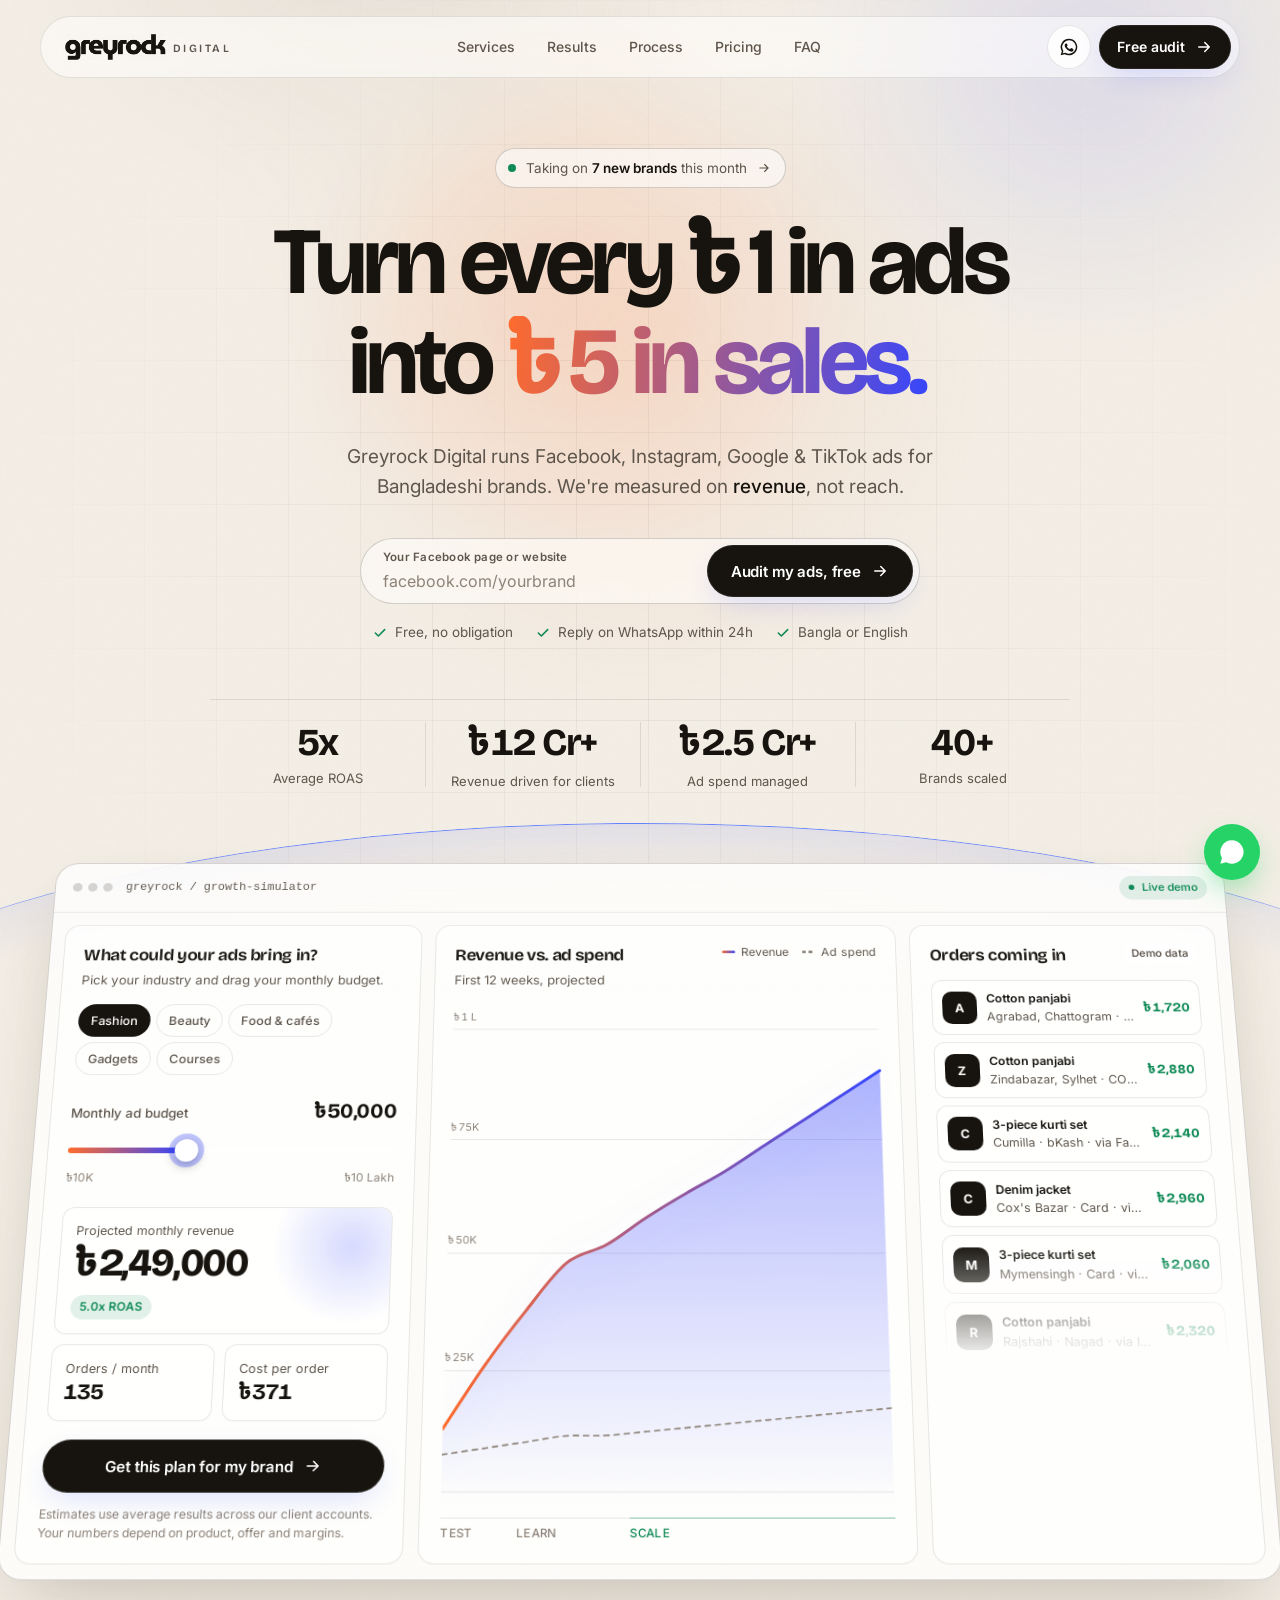
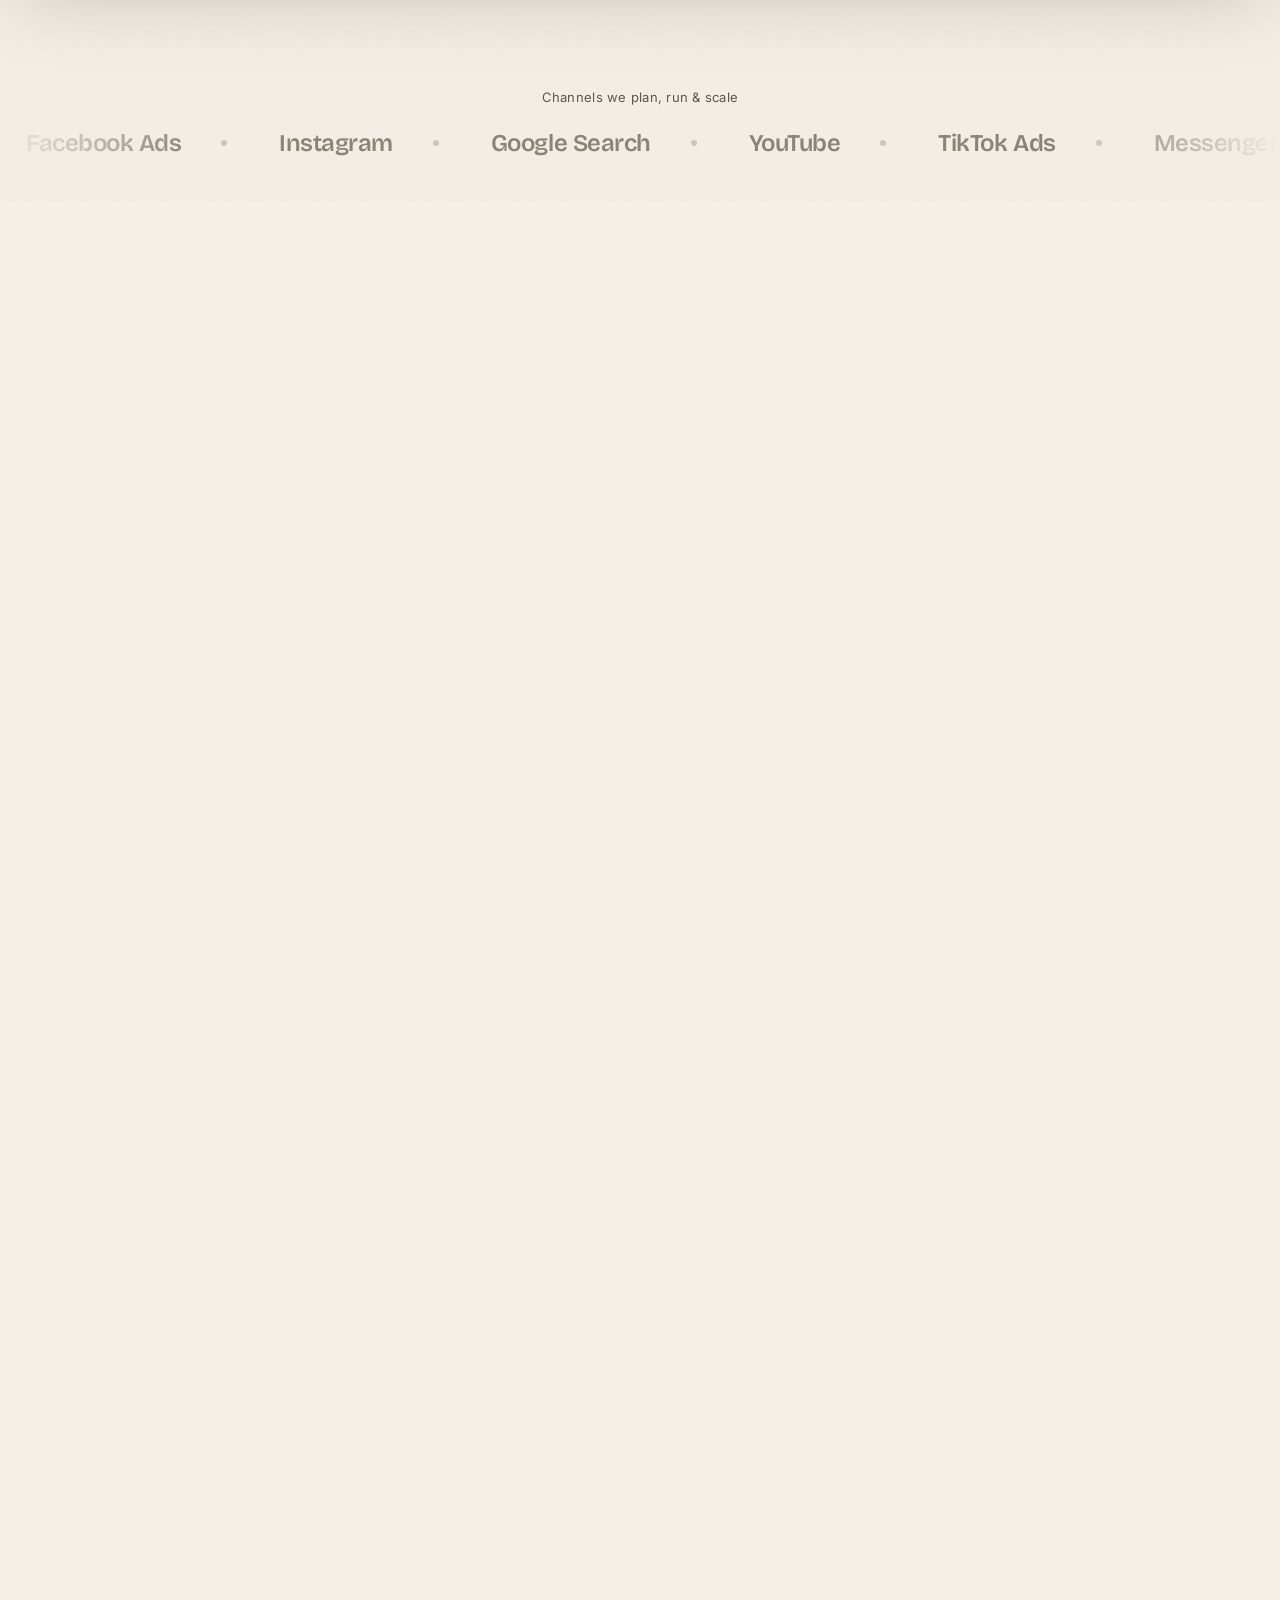
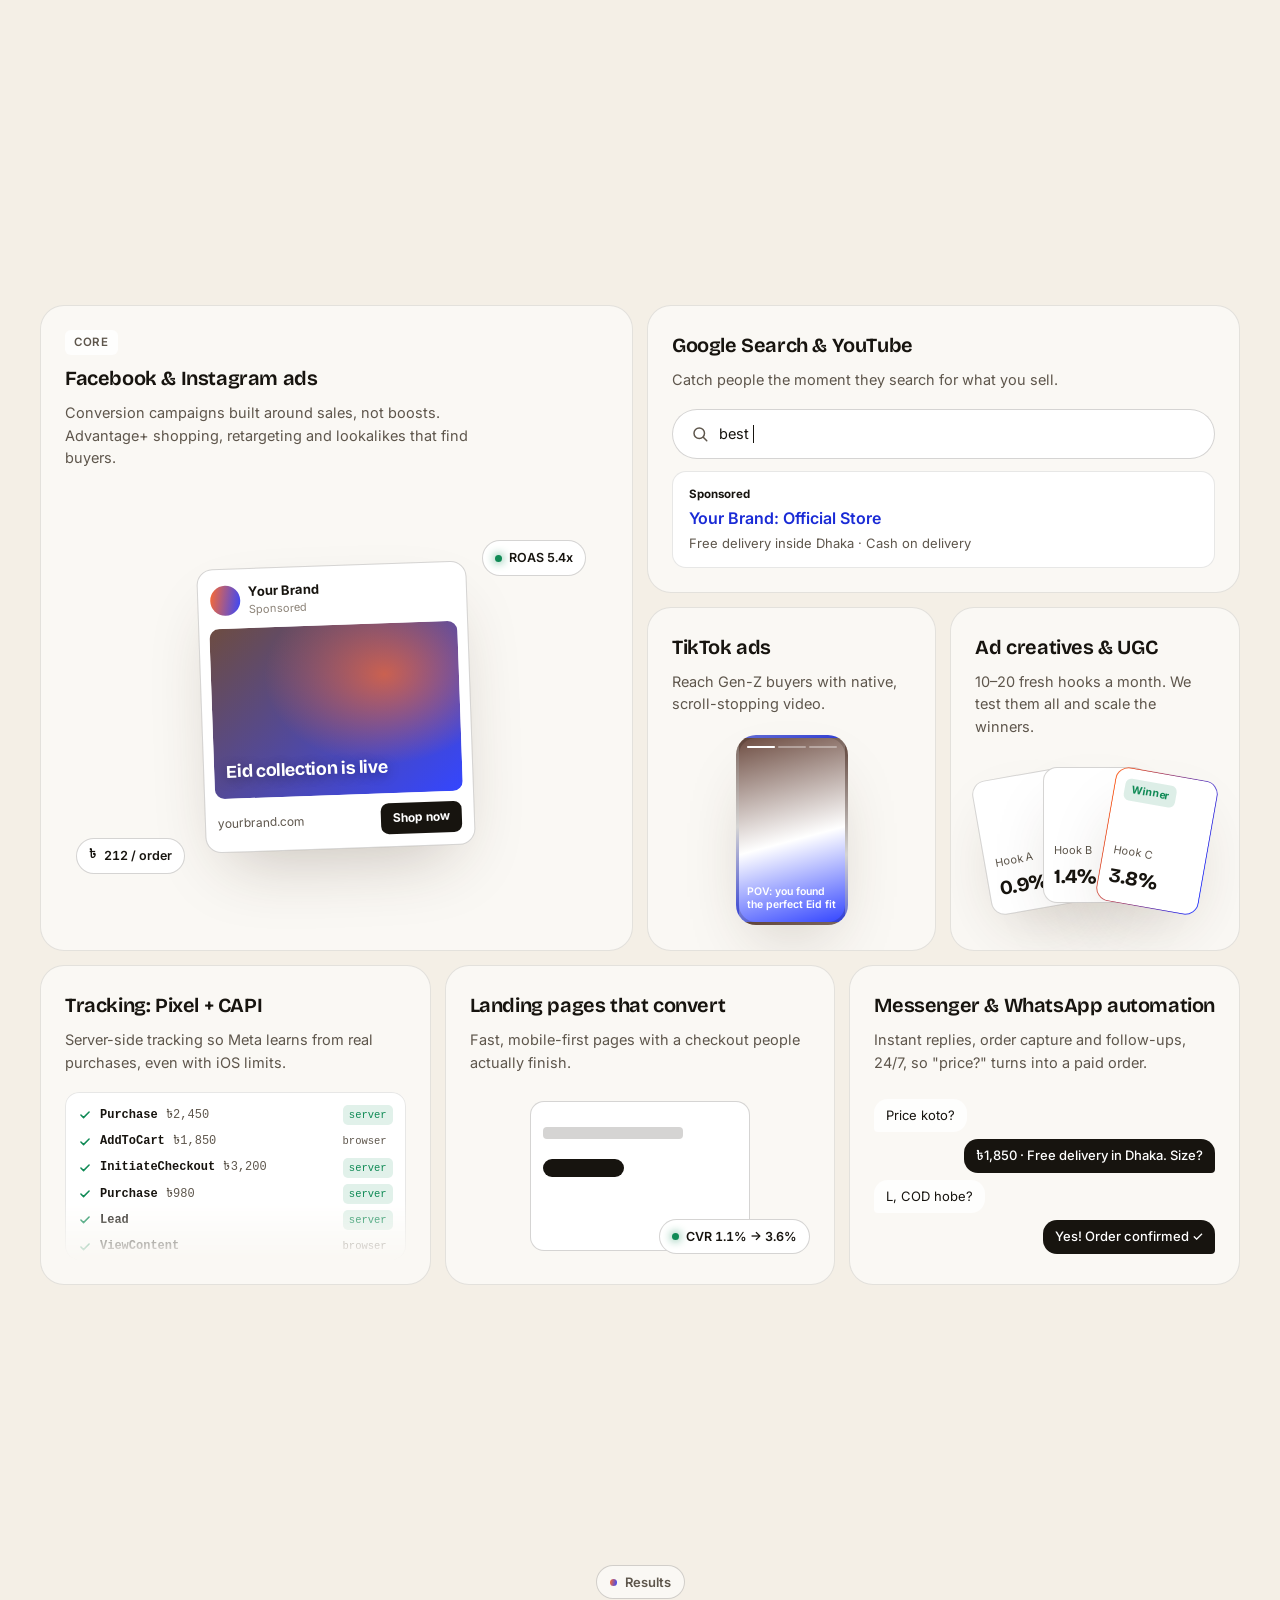
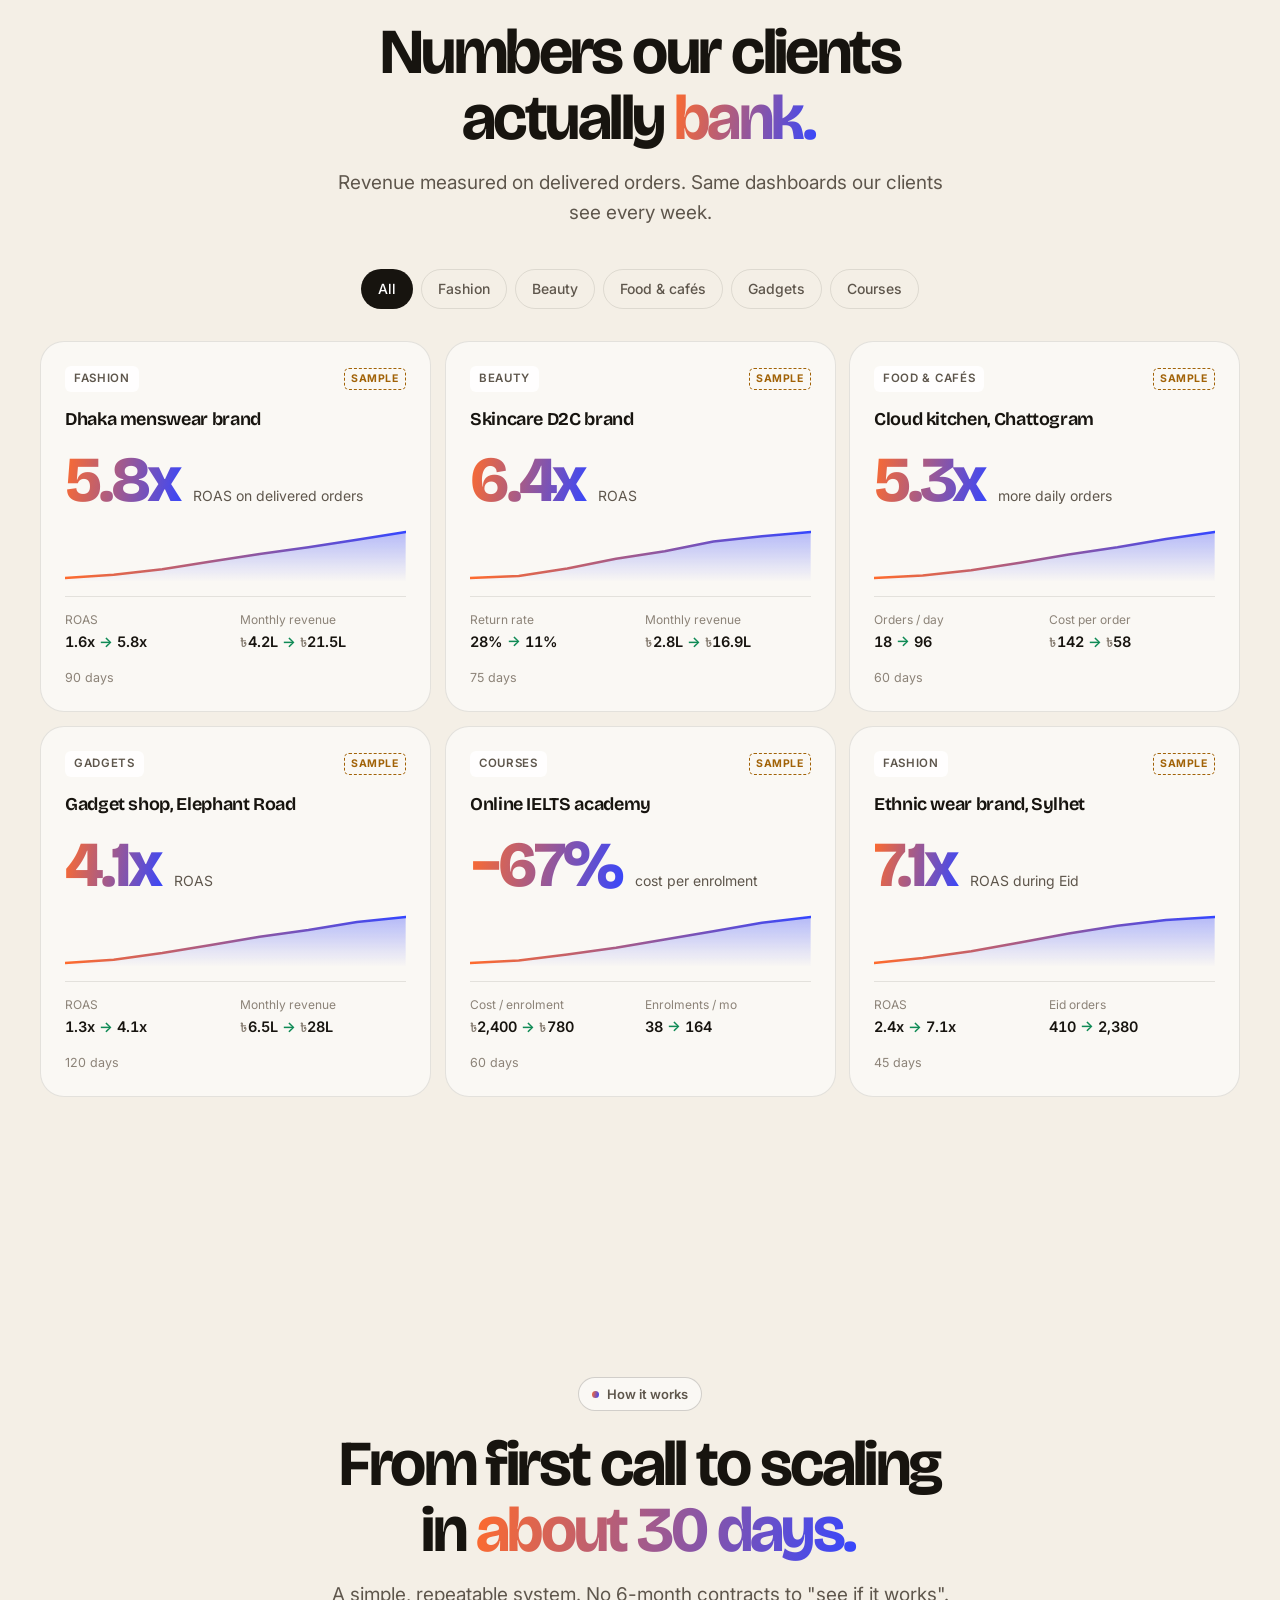
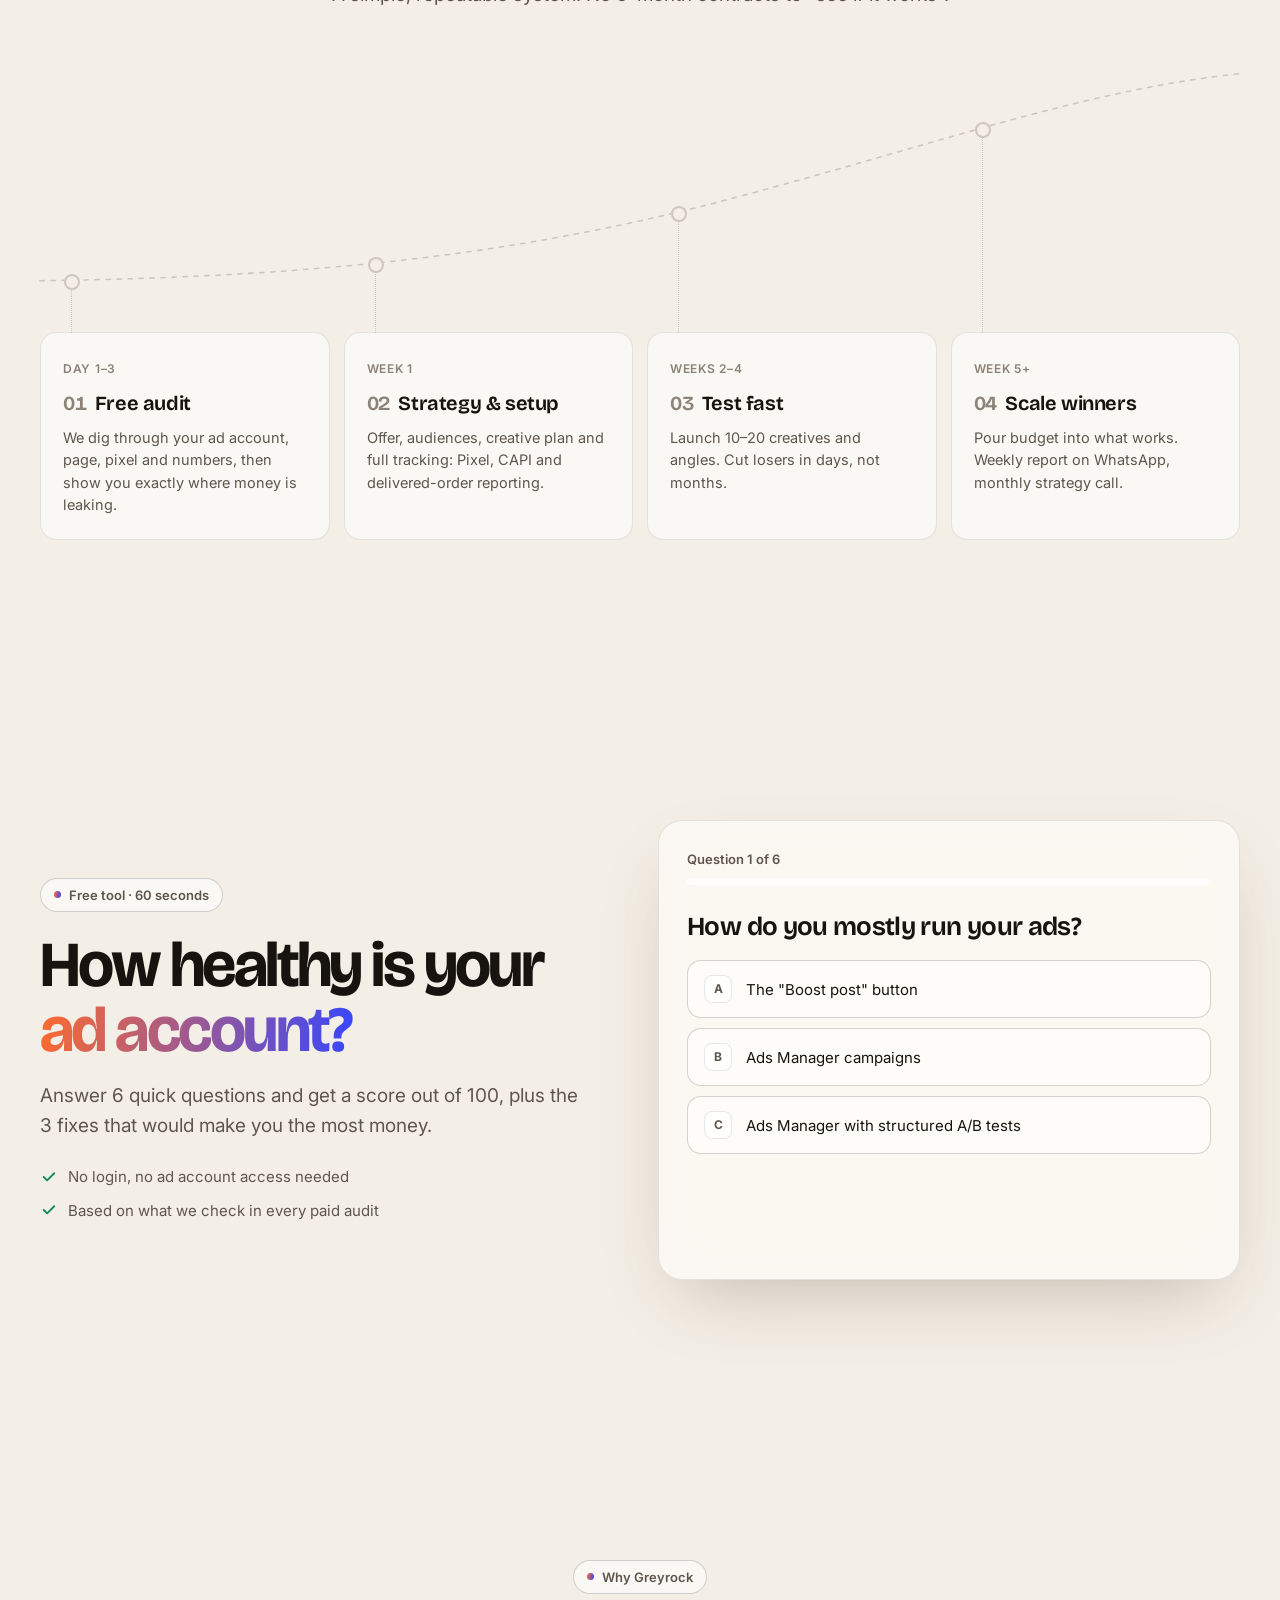
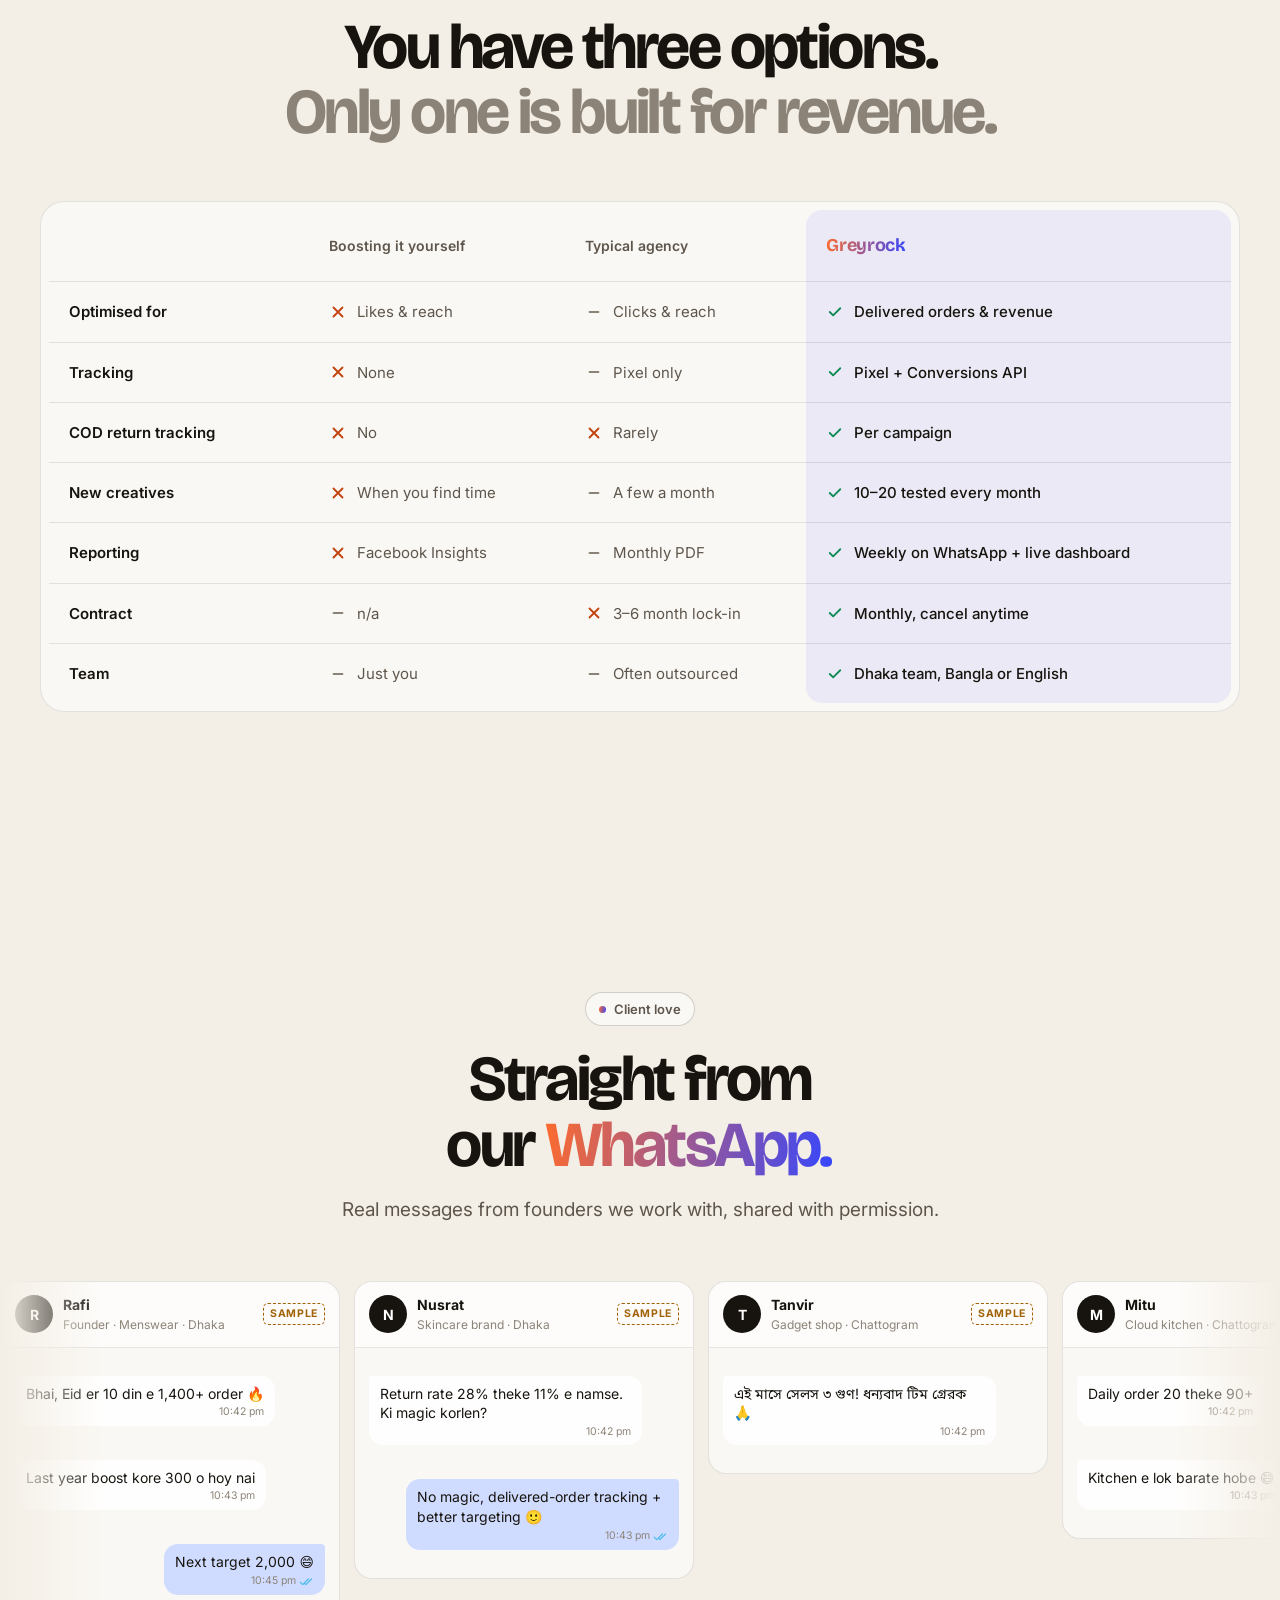
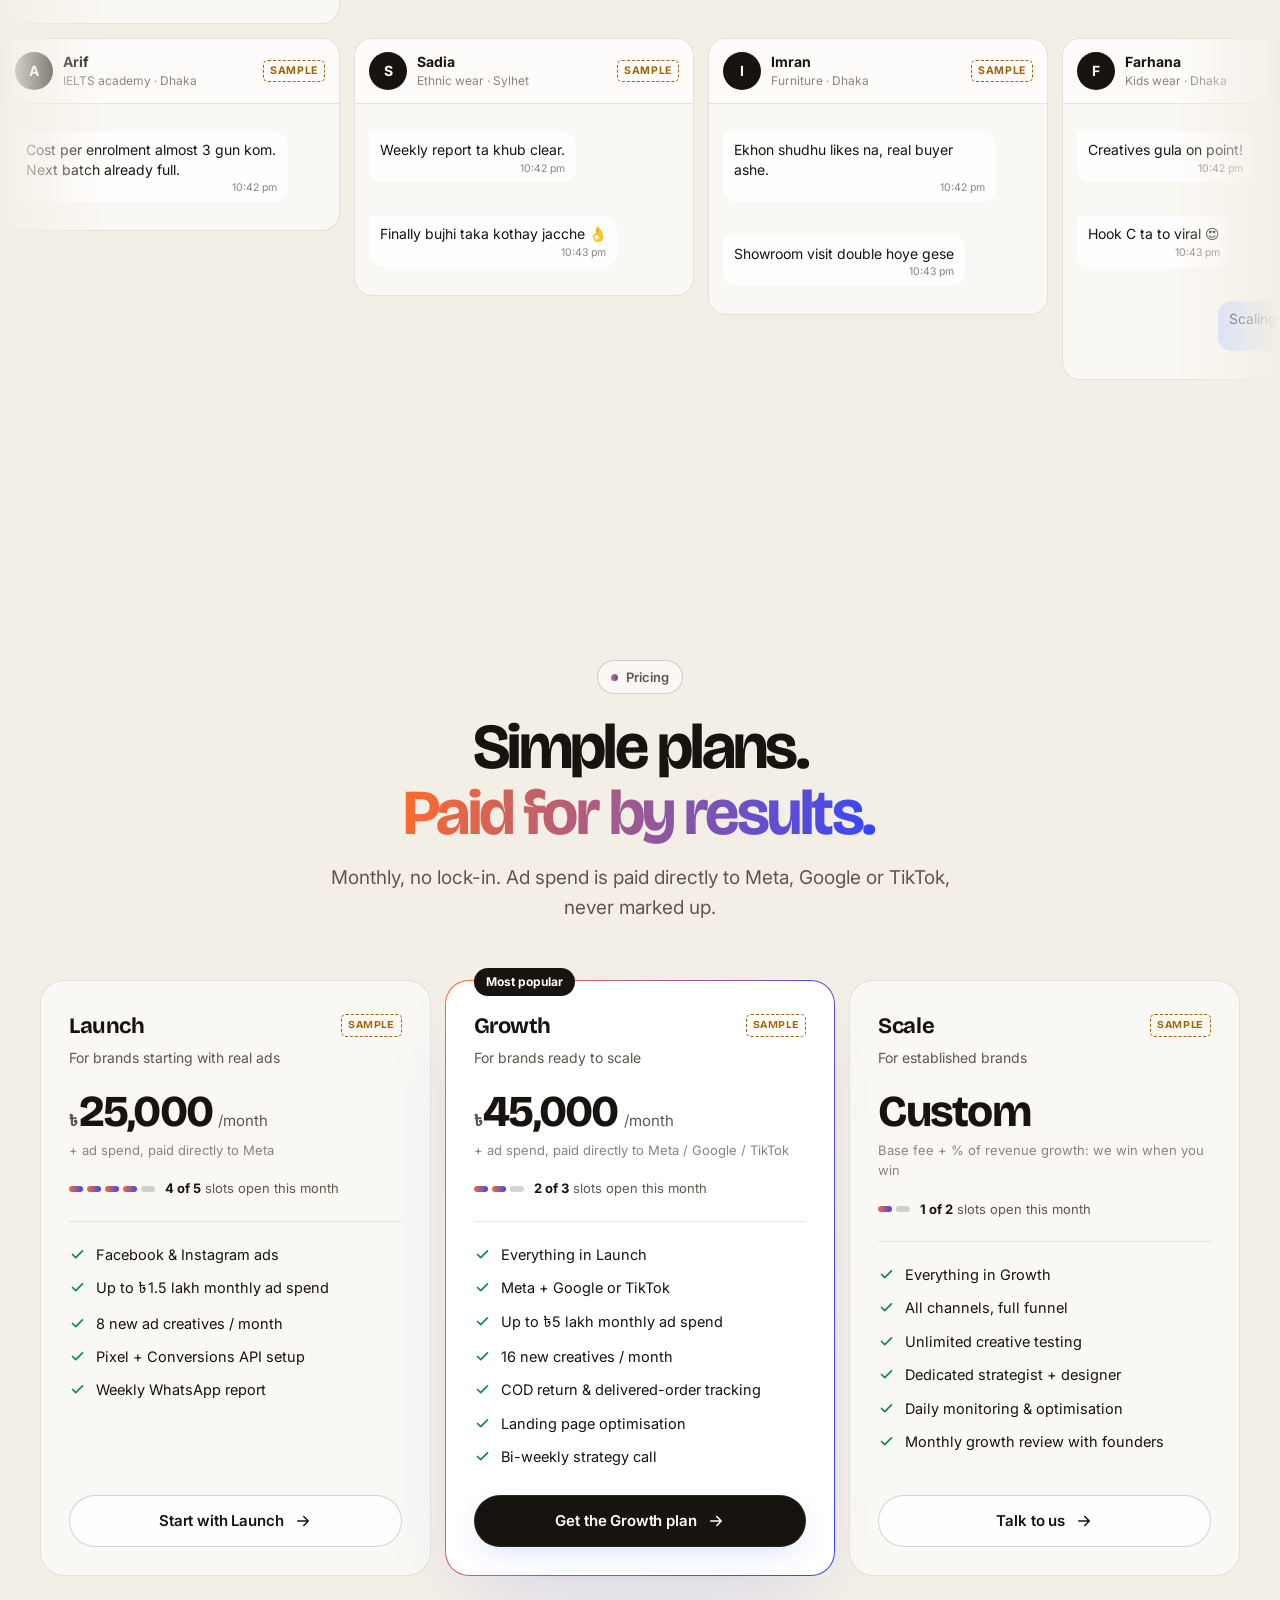
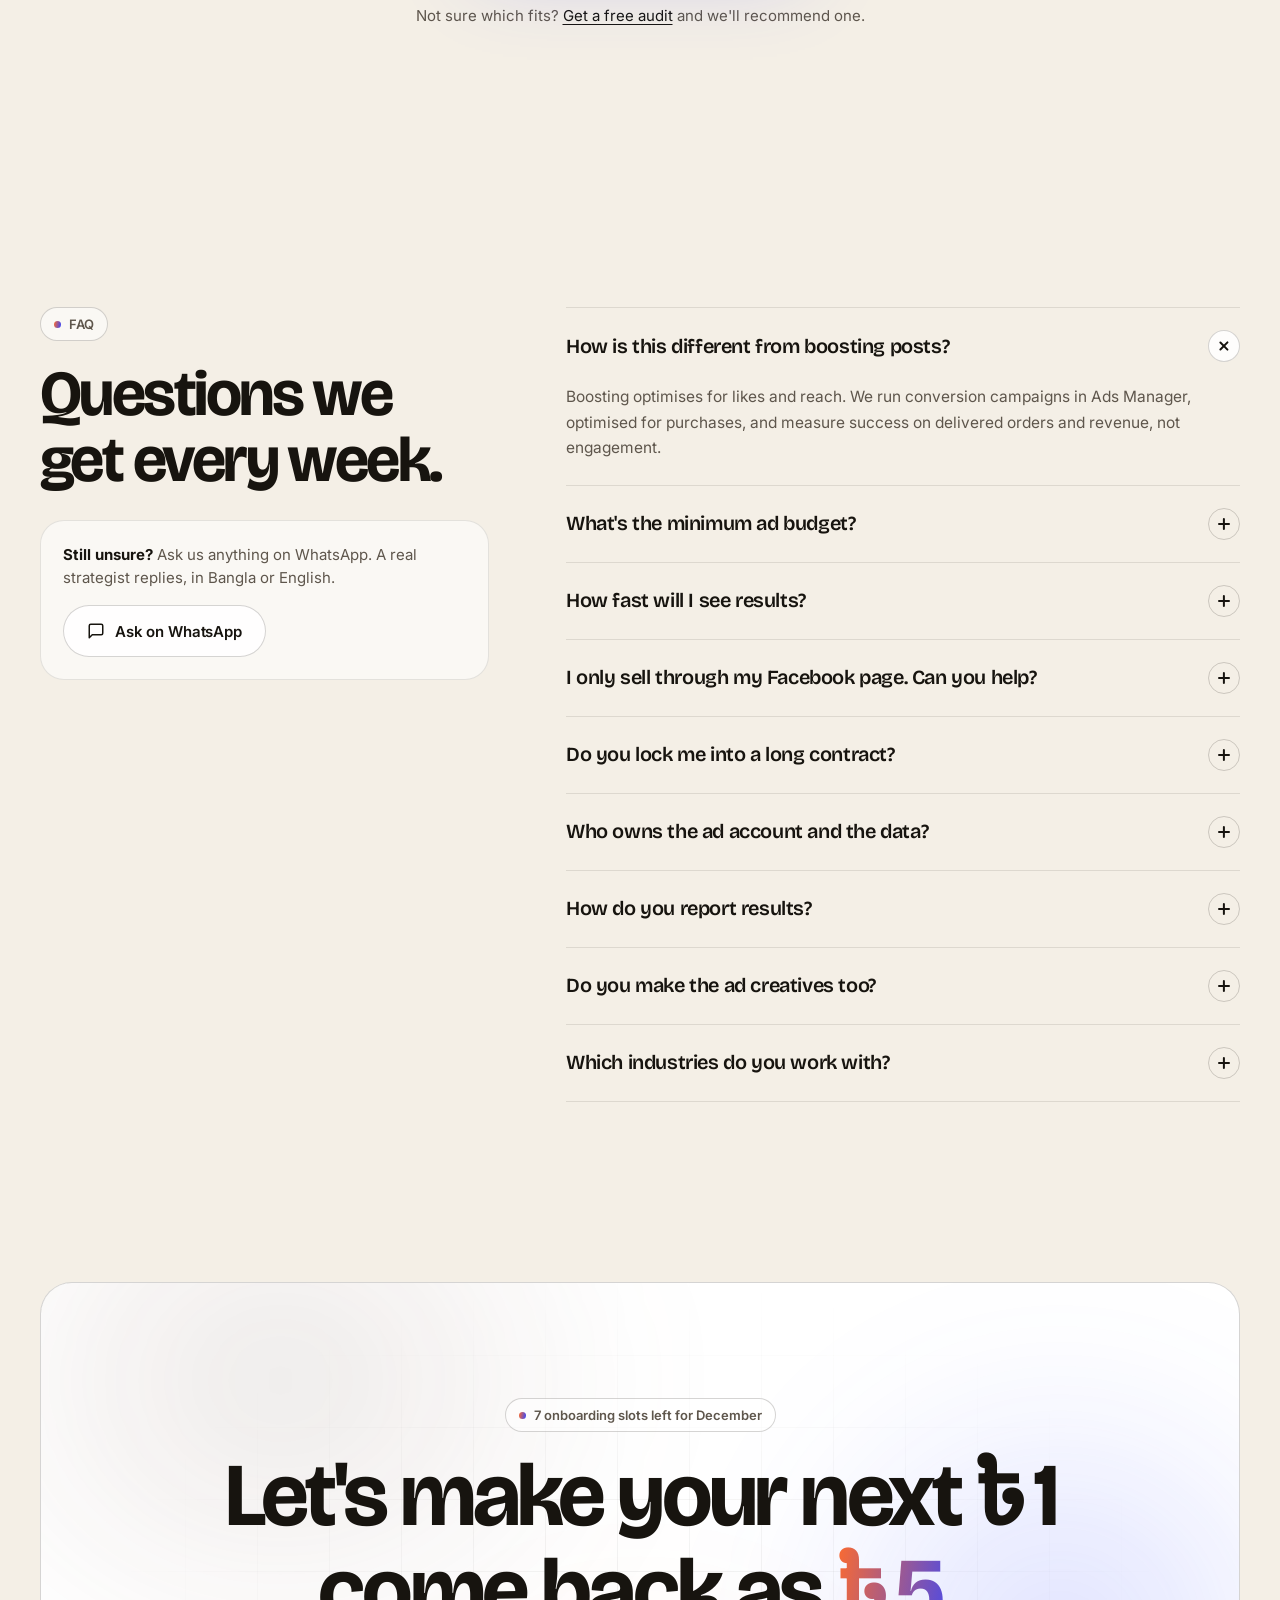
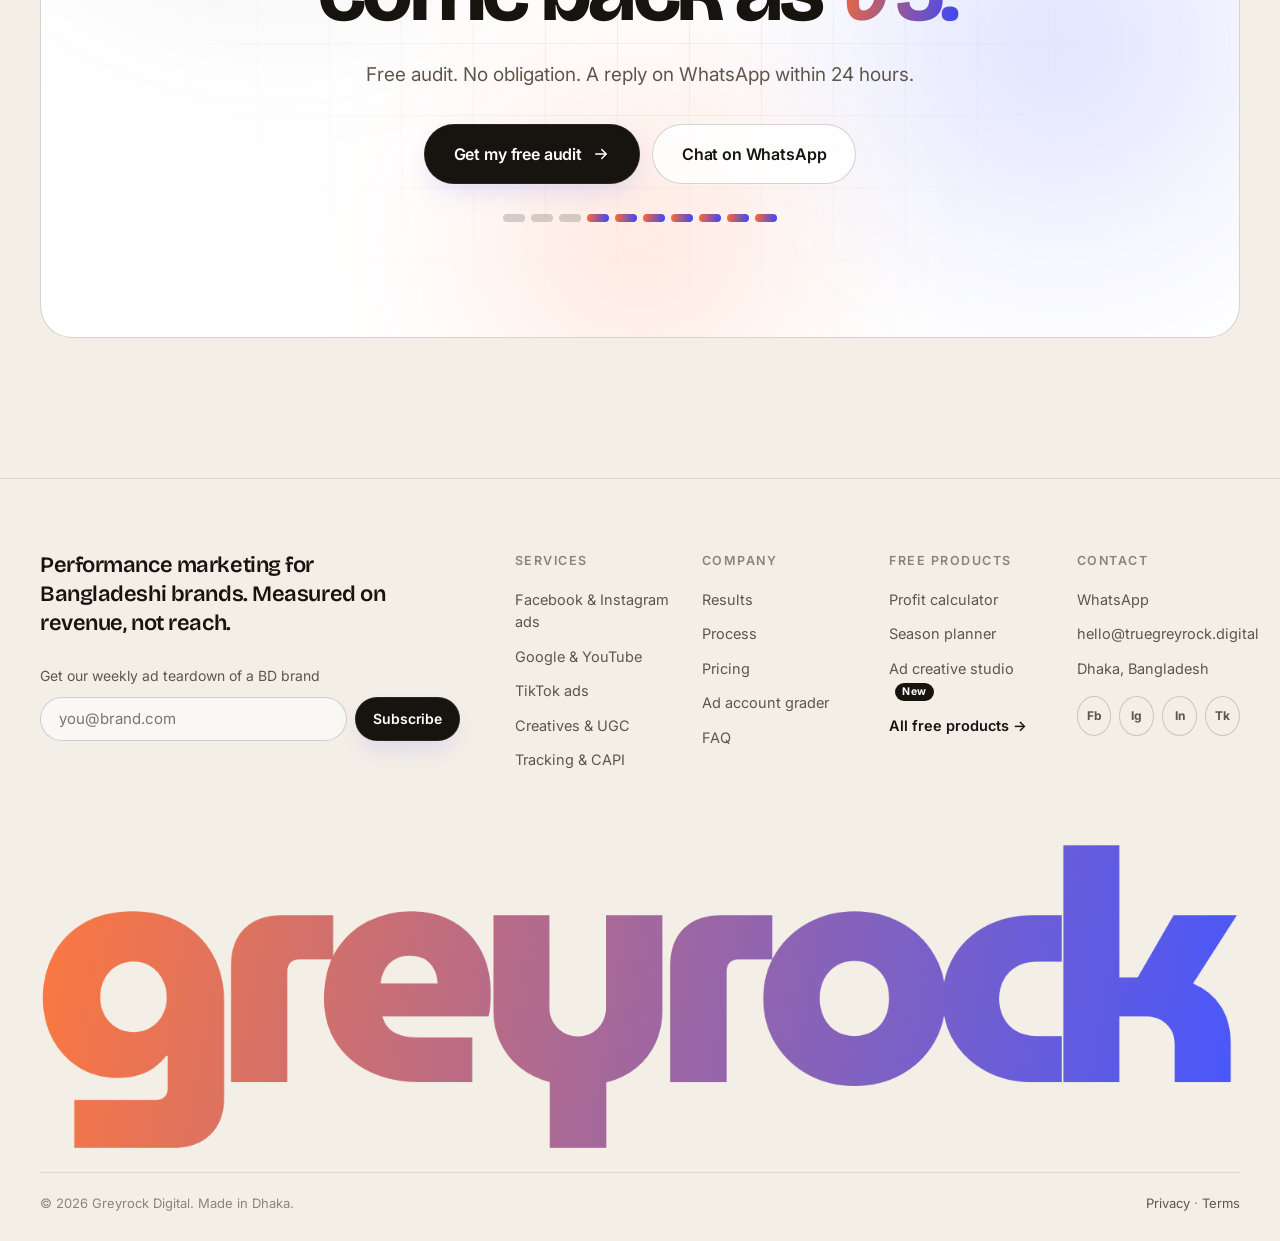
<file: index.html>
<!doctype html>
<html lang="en" data-theme="graphite">
<head>
  <meta name="robots" content="noindex, nofollow">
  <meta charset="utf-8" />
  <meta name="viewport" content="width=device-width, initial-scale=1" />
  <title>Greyrock Digital — Performance Marketing for Bangladeshi Brands</title>
  <meta name="description" content="Greyrock Digital runs Facebook, Instagram, Google and TikTok ads for Bangladeshi brands, and we're measured on revenue, not reach. Get a free ad audit." />
  <meta name="theme-color" content="#0A0C0F" />
  <script src="assets/js/site-data.js"></script><!-- published settings/content (served by the local server; 404 is fine) -->
  <script src="assets/js/defaults.js"></script>
  <script src="assets/js/site-config.js"></script>

  <link rel="preconnect" href="https://fonts.googleapis.com" />
  <link rel="preconnect" href="https://fonts.gstatic.com" crossorigin />
  <link href="https://fonts.googleapis.com/css2?family=Bricolage+Grotesque:opsz,wght@12..96,400..800&family=Inter:wght@400;500;600;700&family=Noto+Sans+Bengali:wght@500;700;800&display=swap" rel="stylesheet" />
  <link rel="stylesheet" href="assets/css/styles.css" />
  <link rel="stylesheet" href="assets/css/sections.css" />
</head>
<body>
  <a class="skip-link" href="#main">Skip to content</a>

  <!-- ============ NAV ============ -->
  <header class="nav-wrap">
    <nav class="nav glass" aria-label="Primary">
      <a href="#" class="brand" aria-label="Greyrock Digital home">
        <span class="brand-mark" aria-hidden="true"></span>
        <span class="brand-sub" aria-hidden="true">digital</span>
      </a>

      <ul class="nav-links">
        <li><a href="#services">Services</a></li>
        <li><a href="#results">Results</a></li>
        <li><a href="#process">Process</a></li>
        <li><a href="#pricing">Pricing</a></li>
        <li><a href="#faq">FAQ</a></li>
      </ul>

      <div class="nav-actions">
        <a class="icon-btn js-wa" href="#" target="_blank" rel="noopener" aria-label="Chat with us on WhatsApp">
          <svg viewBox="0 0 24 24" aria-hidden="true"><path d="M12 2a10 10 0 0 0-8.6 15.1L2 22l5-1.3A10 10 0 1 0 12 2Zm0 18.2a8.2 8.2 0 0 1-4.2-1.2l-.3-.2-3 .8.8-2.9-.2-.3A8.2 8.2 0 1 1 12 20.2Zm4.5-6.1c-.2-.1-1.5-.7-1.7-.8-.2-.1-.4-.1-.6.1l-.8 1c-.1.2-.3.2-.5.1a6.7 6.7 0 0 1-3.3-2.9c-.2-.4.2-.4.7-1.3.1-.2 0-.3 0-.4l-.8-1.8c-.2-.5-.4-.4-.6-.4h-.5a1 1 0 0 0-.7.3 3 3 0 0 0-.9 2.2 5.1 5.1 0 0 0 1.1 2.7 11.7 11.7 0 0 0 4.5 4c1.7.7 2.3.8 3.2.6.5-.1 1.5-.6 1.7-1.2.2-.6.2-1.1.2-1.2-.1-.1-.3-.2-.5-.3Z"/></svg>
        </a>
        <button class="btn btn-primary btn-sm js-open-lead" data-source="nav">
          Free audit
          <svg class="arrow" viewBox="0 0 24 24" aria-hidden="true"><path d="M5 12h14M13 6l6 6-6 6"/></svg>
        </button>
        <button class="icon-btn nav-toggle" aria-label="Open menu" aria-expanded="false" aria-controls="mobile-menu">
          <svg viewBox="0 0 24 24" aria-hidden="true"><path d="M4 7h16M4 12h16M4 17h16"/></svg>
        </button>
      </div>
    </nav>

    <div class="mobile-menu glass" id="mobile-menu" hidden>
      <a href="#services">Services</a>
      <a href="#results">Results</a>
      <a href="#process">Process</a>
      <a href="#pricing">Pricing</a>
      <a href="#faq">FAQ</a>
    </div>
  </header>

  <main id="main">
    <!-- ============ HERO ============ -->
    <section class="hero" id="top" aria-labelledby="hero-title">
      <!-- background layers -->
      <div class="hero-bg" aria-hidden="true">
        <div class="aurora">
          <span class="blob b1"></span><span class="blob b2"></span><span class="blob b3"></span>
        </div>
        <div class="grid-lines"></div>
        <div class="spotlight"></div>
        <div class="noise"></div>
      </div>

      <div class="container hero-inner">
        <a href="#" class="eyebrow js-open-lead" data-source="eyebrow">
          <span class="pulse" aria-hidden="true"></span>
          <span>Taking on <strong data-content="slots">4 new brands</strong> this month</span>
          <svg class="arrow" viewBox="0 0 24 24" aria-hidden="true"><path d="M5 12h14M13 6l6 6-6 6"/></svg>
        </a>

        <h1 id="hero-title" class="hero-title">
          <span class="line"><span class="w">Turn</span> <span class="w">every</span> <span class="w"><span class="tk">৳</span>1</span> <span class="w">in</span> <span class="w">ads</span></span>
          <span class="line"><span class="w">into</span> <span class="w grad-text"><span class="tk">৳</span>5 in sales.</span></span>
        </h1>

        <p class="hero-sub">
          Greyrock Digital runs Facebook, Instagram, Google &amp; TikTok ads for Bangladeshi brands.
          We're measured on <em>revenue</em>, not reach.
        </p>

        <form class="capture glass" id="capture-form" novalidate>
          <div class="capture-field">
            <label for="capture-url">Your Facebook page or website</label>
            <input id="capture-url" name="url" type="text" inputmode="url" autocomplete="url"
                   placeholder="facebook.com/yourbrand" required aria-describedby="capture-error" />
          </div>
          <button type="submit" class="btn btn-primary btn-magnetic">
            <span>Audit my ads, free</span>
            <svg class="arrow" viewBox="0 0 24 24" aria-hidden="true"><path d="M5 12h14M13 6l6 6-6 6"/></svg>
          </button>
        </form>
        <p class="field-error" id="capture-error" role="alert"></p>

        <ul class="assurances" aria-label="What you get">
          <li><svg viewBox="0 0 24 24" aria-hidden="true"><path d="m5 12 4.5 4.5L19 7"/></svg>Free, no obligation</li>
          <li><svg viewBox="0 0 24 24" aria-hidden="true"><path d="m5 12 4.5 4.5L19 7"/></svg>Reply on WhatsApp within 24h</li>
          <li><svg viewBox="0 0 24 24" aria-hidden="true"><path d="m5 12 4.5 4.5L19 7"/></svg>Bangla or English</li>
        </ul>

        <!-- stat strip. CONTENT: replace placeholder numbers with real ones before launch -->
        <dl class="stats">
          <div class="stat">
            <dt>Average ROAS</dt>
            <dd><span class="count" data-to="5" data-suffix="x">0x</span></dd>
          </div>
          <div class="stat">
            <dt>Revenue driven for clients</dt>
            <dd><span class="tk">৳</span><span class="count" data-to="12" data-suffix=" Cr+">0</span></dd>
          </div>
          <div class="stat">
            <dt>Ad spend managed</dt>
            <dd><span class="tk">৳</span><span class="count" data-to="2.5" data-decimals="1" data-suffix=" Cr+">0</span></dd>
          </div>
          <div class="stat">
            <dt>Brands scaled</dt>
            <dd><span class="count" data-to="40" data-suffix="+">0</span></dd>
          </div>
        </dl>
      </div>

      <!-- ============ GROWTH SIMULATOR (interactive "product shot") ============ -->
      <div class="stage" id="simulator">
        <div class="horizon" aria-hidden="true"></div>

        <div class="console glass-strong" id="console">
          <div class="console-bar">
            <span class="dots" aria-hidden="true"><i></i><i></i><i></i></span>
            <span class="console-title">greyrock / growth-simulator</span>
            <span class="live-pill"><span class="pulse" aria-hidden="true"></span>Live demo</span>
          </div>

          <div class="console-grid">
            <!-- Simulator -->
            <section class="panel sim" aria-labelledby="sim-title">
              <header class="panel-head">
                <h2 id="sim-title">What could your ads bring in?</h2>
                <p>Pick your industry and drag your monthly budget.</p>
              </header>

              <fieldset class="chips" id="industry">
                <legend class="sr-only">Industry</legend>
                <!-- populated by JS -->
              </fieldset>

              <div class="slider-block">
                <div class="slider-head">
                  <label for="budget">Monthly ad budget</label>
                  <output id="budget-out" for="budget"><span class="tk">৳</span>50,000</output>
                </div>
                <input type="range" id="budget" min="0" max="1000" step="1" value="350" aria-valuetext="50,000 taka" />
                <div class="slider-scale" aria-hidden="true"><span><span class="tk">৳</span>10K</span><span><span class="tk">৳</span>10 Lakh</span></div>
              </div>

              <div class="kpis">
                <div class="kpi kpi-hero">
                  <span class="kpi-label">Projected monthly revenue</span>
                  <span class="kpi-value"><span class="tk">৳</span><span id="k-revenue">2,60,000</span></span>
                  <span class="kpi-delta" id="k-roas">5.2x ROAS</span>
                </div>
                <div class="kpi">
                  <span class="kpi-label">Orders / month</span>
                  <span class="kpi-value sm" id="k-orders">140</span>
                </div>
                <div class="kpi">
                  <span class="kpi-label">Cost per order</span>
                  <span class="kpi-value sm"><span class="tk">৳</span><span id="k-cpo">357</span></span>
                </div>
              </div>

              <button class="btn btn-primary btn-block js-open-lead" data-source="simulator">
                Get this plan for my brand
                <svg class="arrow" viewBox="0 0 24 24" aria-hidden="true"><path d="M5 12h14M13 6l6 6-6 6"/></svg>
              </button>
              <p class="fine">Estimates use average results across our client accounts. Your numbers depend on product, offer and margins.</p>
            </section>

            <!-- Chart -->
            <section class="panel chart-panel" aria-labelledby="chart-title">
              <header class="panel-head row">
                <div>
                  <h2 id="chart-title">Revenue vs. ad spend</h2>
                  <p>First 12 weeks, projected</p>
                </div>
                <ul class="legend" aria-hidden="true">
                  <li><i class="sw sw-rev"></i>Revenue</li>
                  <li><i class="sw sw-spend"></i>Ad spend</li>
                </ul>
              </header>
              <div class="chart" id="chart">
                <svg viewBox="0 0 600 300" preserveAspectRatio="none" role="img" aria-labelledby="chart-desc">
                  <desc id="chart-desc">Projected weekly revenue rising faster than ad spend over 12 weeks.</desc>
                  <defs>
                    <linearGradient id="g-area" x1="0" y1="0" x2="0" y2="1">
                      <stop offset="0" style="stop-color: var(--a2); stop-opacity: .4" />
                      <stop offset="1" style="stop-color: var(--a2); stop-opacity: 0" />
                    </linearGradient>
                    <linearGradient id="g-line" x1="0" y1="0" x2="1" y2="0">
                      <stop offset="0" style="stop-color: var(--a1)" />
                      <stop offset="1" style="stop-color: var(--a2)" />
                    </linearGradient>
                  </defs>
                  <g class="gridlines"></g>
                  <path class="area" fill="url(#g-area)" />
                  <path class="line-rev" fill="none" stroke="url(#g-line)" />
                  <path class="line-spend" fill="none" />
                  <line class="cursor-line" y1="0" y2="300" />
                  <circle class="cursor-dot" r="5" />
                </svg>
                <div class="chart-tip" role="status" aria-live="polite"></div>
              </div>
              <div class="phases" aria-hidden="true">
                <span>Test</span><span>Learn</span><span>Scale</span>
              </div>
            </section>

            <!-- Live orders -->
            <section class="panel feed-panel" aria-labelledby="feed-title">
              <header class="panel-head row">
                <h2 id="feed-title">Orders coming in</h2>
                <span class="tag">Demo data</span>
              </header>
              <ol class="feed" id="feed" aria-live="off"></ol>
            </section>
          </div>
        </div>
      </div>

      <!-- Channels marquee -->
      <div class="channels">
        <p class="channels-label">Channels we plan, run &amp; scale</p>
        <div class="marquee" aria-hidden="true">
          <div class="marquee-track">
            <span>Facebook Ads</span><span>Instagram</span><span>Google Search</span><span>YouTube</span><span>TikTok Ads</span><span>Messenger</span><span>WhatsApp</span><span>Meta Pixel + CAPI</span><span>GA4</span><span>Shopify</span><span>WooCommerce</span>
          </div>
        </div>
        <p class="sr-only">Facebook Ads, Instagram, Google Search, YouTube, TikTok Ads, Messenger, WhatsApp, Meta Pixel and Conversions API, GA4, Shopify, WooCommerce.</p>
      </div>
    </section>

    <!-- ============ 1. PROBLEM / MONEY LEAK ============ -->
    <section class="section" id="problem" aria-labelledby="problem-title">
      <div class="container">
        <header class="section-head sr">
          <span class="kicker"><i></i>The problem</span>
          <h2 id="problem-title" class="h2">Boosting posts isn't marketing.<br /><span class="muted-2">It's donating to Facebook.</span></h2>
          <p class="lead">Most Bangladeshi brands lose money at every step between the ad and the delivered order. Here's where it leaks.</p>
        </header>

        <div class="leak-grid">
          <ul class="pains">
            <li class="pain sr" style="--d:0ms">
              <span class="pain-ic" aria-hidden="true"><svg viewBox="0 0 24 24"><path d="M21 15a2 2 0 0 1-2 2H7l-4 4V5a2 2 0 0 1 2-2h14a2 2 0 0 1 2 2z"/></svg></span>
              <div><h3>Inbox full, orders empty</h3><p>Hundreds of "price?" messages, very few real buyers.</p></div>
            </li>
            <li class="pain sr" style="--d:80ms">
              <span class="pain-ic" aria-hidden="true"><svg viewBox="0 0 24 24"><path d="M3 12a9 9 0 1 0 3-6.7L3 8"/><path d="M3 3v5h5"/></svg></span>
              <div><h3>COD returns eat your profit</h3><p>Returned parcels quietly wipe out your margin, and nobody tracks it per ad.</p></div>
            </li>
            <li class="pain sr" style="--d:160ms">
              <span class="pain-ic" aria-hidden="true"><svg viewBox="0 0 24 24"><path d="M7 10v12"/><path d="M15 5.9 14 10h5.8a2 2 0 0 1 2 2.3l-1.4 8A2 2 0 0 1 18.4 22H4a2 2 0 0 1-2-2v-8a2 2 0 0 1 2-2h2.8a2 2 0 0 0 1.8-1.1L12 2a3.1 3.1 0 0 1 3 3.9Z"/></svg></span>
              <div><h3>Reports full of likes</h3><p>Reach and engagement look great. Your bank account doesn't.</p></div>
            </li>
            <li class="pain sr" style="--d:240ms">
              <span class="pain-ic" aria-hidden="true"><svg viewBox="0 0 24 24"><path d="M2 12s3.6-7 10-7 10 7 10 7-3.6 7-10 7S2 12 2 12Z"/><path d="m3 3 18 18"/></svg></span>
              <div><h3>No tracking, no learning</h3><p>Without Pixel + Conversions API, Meta can't tell a buyer from a scroller.</p></div>
            </li>
          </ul>

          <div class="leak card sr" style="--d:120ms">
            <div class="leak-head">
              <div>
                <h3>Where your <span class="tk">৳</span>1,00,000 ad budget goes</h3>
                <p class="leak-note">Illustrative month, fashion brand</p>
              </div>
              <div class="seg" role="tablist" aria-label="Compare approaches">
                <button role="tab" aria-selected="true" data-mode="boost">Boosting posts</button>
                <button role="tab" aria-selected="false" data-mode="greyrock">Greyrock system</button>
              </div>
            </div>
            <ol class="funnel" id="funnel"></ol>
            <div class="leak-result">
              <div>
                <span class="kpi-label">Revenue from delivered orders</span>
                <span class="leak-rev"><span class="tk">৳</span><span id="leak-rev">0</span></span>
              </div>
              <span class="leak-roas" id="leak-roas">1.2x ROAS</span>
            </div>
          </div>
        </div>
      </div>
    </section>

    <!-- ============ 2. SERVICES (bento) ============ -->
    <section class="section" id="services" aria-labelledby="services-title">
      <div class="container">
        <header class="section-head sr">
          <span class="kicker"><i></i>What we do</span>
          <h2 id="services-title" class="h2">One team for every step<br />from <span class="grad-text">ad to delivered order.</span></h2>
          <p class="lead">Strategy, creative, media buying and tracking under one roof, so nothing gets lost between agencies.</p>
        </header>

        <div class="bento">
          <article class="tile t-meta card spot sr">
            <div class="tile-copy">
              <span class="tile-tag">Core</span>
              <h3>Facebook &amp; Instagram ads</h3>
              <p>Conversion campaigns built around sales, not boosts. Advantage+ shopping, retargeting and lookalikes that find buyers.</p>
            </div>
            <div class="viz viz-ad" aria-hidden="true">
              <div class="ad-card">
                <div class="ad-top"><i class="ad-av"></i><div><b>Your Brand</b><span>Sponsored</span></div></div>
                <div class="ad-media"><span class="ad-hook">Eid collection is live</span></div>
                <div class="ad-cta"><span>yourbrand.com</span><b>Shop now</b></div>
              </div>
              <span class="float-chip c1"><i class="dot-pos"></i>ROAS 5.4x</span>
              <span class="float-chip c2"><span class="tk">৳</span>212 / order</span>
            </div>
          </article>

          <article class="tile t-google card spot sr" style="--d:60ms">
            <div class="tile-copy">
              <h3>Google Search &amp; YouTube</h3>
              <p>Catch people the moment they search for what you sell.</p>
            </div>
            <div class="viz viz-search" aria-hidden="true">
              <div class="search-bar"><svg viewBox="0 0 24 24"><path d="m21 21-4.3-4.3"/><path d="M11 18a7 7 0 1 0 0-14 7 7 0 0 0 0 14Z"/></svg><span class="typed" data-phrases="best panjabi shop in dhaka|vitamin c serum price in bd|ielts course online bangladesh"></span><i class="caret"></i></div>
              <div class="serp"><span class="serp-ad">Sponsored</span><b>Your Brand: Official Store</b><span>Free delivery inside Dhaka · Cash on delivery</span></div>
            </div>
          </article>

          <article class="tile t-tiktok card spot sr" style="--d:120ms">
            <div class="tile-copy">
              <h3>TikTok ads</h3>
              <p>Reach Gen-Z buyers with native, scroll-stopping video.</p>
            </div>
            <div class="viz viz-phone" aria-hidden="true">
              <div class="phone-frame"><div class="reel"><i></i><i></i><i></i></div><span class="reel-cap">POV: you found the perfect Eid fit</span></div>
            </div>
          </article>

          <article class="tile t-creative card spot sr" style="--d:0ms">
            <div class="tile-copy">
              <h3>Ad creatives &amp; UGC</h3>
              <p>10–20 fresh hooks a month. We test them all and scale the winners.</p>
            </div>
            <div class="viz viz-creatives" aria-hidden="true">
              <div class="cr cr1"><span>Hook A</span><b>0.9%</b></div>
              <div class="cr cr2"><span>Hook B</span><b>1.4%</b></div>
              <div class="cr cr3"><span>Hook C</span><b>3.8%</b><em>Winner</em></div>
            </div>
          </article>

          <article class="tile t-track card spot sr" style="--d:60ms">
            <div class="tile-copy">
              <h3>Tracking: Pixel + CAPI</h3>
              <p>Server-side tracking so Meta learns from real purchases, even with iOS limits.</p>
            </div>
            <ol class="viz viz-log" id="event-log" aria-hidden="true"></ol>
          </article>

          <article class="tile t-landing card spot sr" style="--d:120ms">
            <div class="tile-copy">
              <h3>Landing pages that convert</h3>
              <p>Fast, mobile-first pages with a checkout people actually finish.</p>
            </div>
            <div class="viz viz-wire" aria-hidden="true">
              <div class="wire"><i class="w-nav"></i><i class="w-h"></i><i class="w-p"></i><i class="w-btn"></i><i class="w-img"></i></div>
              <span class="float-chip c3"><i class="dot-pos"></i>CVR 1.1% → 3.6%</span>
            </div>
          </article>

          <article class="tile t-chat card spot sr" style="--d:180ms">
            <div class="tile-copy">
              <h3>Messenger &amp; WhatsApp automation</h3>
              <p>Instant replies, order capture and follow-ups, 24/7, so "price?" turns into a paid order.</p>
            </div>
            <div class="viz viz-chat" aria-hidden="true">
              <span class="bub in">Price koto?</span>
              <span class="bub out">৳1,850 · Free delivery in Dhaka. Size?</span>
              <span class="bub in">L, COD hobe?</span>
              <span class="bub out">Yes! Order confirmed ✓</span>
            </div>
          </article>
        </div>
      </div>
    </section>

    <!-- ============ 3. RESULTS / CASE STUDIES ============ -->
    <section class="section" id="results" aria-labelledby="results-title">
      <div class="container">
        <header class="section-head sr">
          <span class="kicker"><i></i>Results</span>
          <h2 id="results-title" class="h2">Numbers our clients<br />actually <span class="grad-text">bank.</span></h2>
          <p class="lead">Revenue measured on delivered orders. Same dashboards our clients see every week.</p>
        </header>

        <div class="filter sr" role="group" aria-label="Filter case studies by industry" id="case-filter"></div>
        <div class="cases" id="cases" aria-live="polite"></div>
      </div>
    </section>

    <!-- ============ 4. PROCESS ============ -->
    <section class="section" id="process" aria-labelledby="process-title">
      <div class="container">
        <header class="section-head sr">
          <span class="kicker"><i></i>How it works</span>
          <h2 id="process-title" class="h2">From first call to scaling<br />in <span class="grad-text">about 30 days.</span></h2>
          <p class="lead">A simple, repeatable system. No 6-month contracts to "see if it works".</p>
        </header>

        <div class="process" id="process-track">
          <svg class="process-curve" viewBox="0 0 1200 300" preserveAspectRatio="none" aria-hidden="true">
            <defs>
              <linearGradient id="g-curve" x1="0" y1="0" x2="1" y2="0">
                <stop offset="0" style="stop-color: var(--a3)" />
                <stop offset=".5" style="stop-color: var(--a1)" />
                <stop offset="1" style="stop-color: var(--a2)" />
              </linearGradient>
            </defs>
            <path class="curve-bg" d="M0,280 C300,275 500,240 700,170 S1050,30 1200,10" />
            <path class="curve-fg" d="M0,280 C300,275 500,240 700,170 S1050,30 1200,10" />
          </svg>
          <ol class="steps">
            <li class="step sr" style="--d:0ms">
              <span class="step-node" aria-hidden="true"></span>
              <span class="step-when">Day 1–3</span>
              <h3><span class="step-n">01</span> Free audit</h3>
              <p>We dig through your ad account, page, pixel and numbers, then show you exactly where money is leaking.</p>
            </li>
            <li class="step sr" style="--d:100ms">
              <span class="step-node" aria-hidden="true"></span>
              <span class="step-when">Week 1</span>
              <h3><span class="step-n">02</span> Strategy &amp; setup</h3>
              <p>Offer, audiences, creative plan and full tracking: Pixel, CAPI and delivered-order reporting.</p>
            </li>
            <li class="step sr" style="--d:200ms">
              <span class="step-node" aria-hidden="true"></span>
              <span class="step-when">Weeks 2–4</span>
              <h3><span class="step-n">03</span> Test fast</h3>
              <p>Launch 10–20 creatives and angles. Cut losers in days, not months.</p>
            </li>
            <li class="step sr" style="--d:300ms">
              <span class="step-node" aria-hidden="true"></span>
              <span class="step-when">Week 5+</span>
              <h3><span class="step-n">04</span> Scale winners</h3>
              <p>Pour budget into what works. Weekly report on WhatsApp, monthly strategy call.</p>
            </li>
          </ol>
        </div>
      </div>
    </section>

    <!-- ============ 5. AD ACCOUNT GRADER ============ -->
    <section class="section" id="grader" aria-labelledby="grader-title">
      <div class="container grader-grid">
        <header class="section-head left sr">
          <span class="kicker"><i></i>Free tool · 60 seconds</span>
          <h2 id="grader-title" class="h2">How healthy is your<br /><span class="grad-text">ad account?</span></h2>
          <p class="lead">Answer 6 quick questions and get a score out of 100, plus the 3 fixes that would make you the most money.</p>
          <ul class="ticks">
            <li><svg viewBox="0 0 24 24" aria-hidden="true"><path d="m5 12 4.5 4.5L19 7"/></svg>No login, no ad account access needed</li>
            <li><svg viewBox="0 0 24 24" aria-hidden="true"><path d="m5 12 4.5 4.5L19 7"/></svg>Based on what we check in every paid audit</li>
          </ul>
        </header>

        <div class="quiz card glass-strong sr" id="quiz" style="--d:100ms">
          <div class="quiz-top">
            <span class="quiz-step" id="quiz-step">Question 1 of 6</span>
            <div class="quiz-bar" aria-hidden="true"><i id="quiz-bar"></i></div>
          </div>
          <div class="quiz-body" id="quiz-body" aria-live="polite"></div>
        </div>
      </div>
    </section>

    <!-- ============ 6. COMPARISON ============ -->
    <section class="section" id="compare" aria-labelledby="compare-title">
      <div class="container">
        <header class="section-head sr">
          <span class="kicker"><i></i>Why Greyrock</span>
          <h2 id="compare-title" class="h2">You have three options.<br /><span class="muted-2">Only one is built for revenue.</span></h2>
        </header>

        <div class="compare-wrap card sr">
          <table class="compare">
            <thead>
              <tr>
                <th scope="col"><span class="sr-only">Feature</span></th>
                <th scope="col">Boosting it yourself</th>
                <th scope="col">Typical agency</th>
                <th scope="col" class="us"><span class="us-badge">Greyrock</span></th>
              </tr>
            </thead>
            <tbody id="compare-body"></tbody>
          </table>
        </div>
      </div>
    </section>

    <!-- ============ 7. TESTIMONIALS ============ -->
    <section class="section" id="reviews" aria-labelledby="reviews-title">
      <div class="container">
        <header class="section-head sr">
          <span class="kicker"><i></i>Client love</span>
          <h2 id="reviews-title" class="h2">Straight from<br />our <span class="grad-text">WhatsApp.</span></h2>
          <p class="lead">Real messages from founders we work with, shared with permission.</p>
        </header>
      </div>
      <div class="chats" id="chats"></div>
    </section>

    <!-- ============ 8. PRICING ============ -->
    <section class="section" id="pricing" aria-labelledby="pricing-title">
      <div class="container">
        <header class="section-head sr">
          <span class="kicker"><i></i>Pricing</span>
          <h2 id="pricing-title" class="h2">Simple plans.<br /><span class="grad-text">Paid for by results.</span></h2>
          <p class="lead">Monthly, no lock-in. Ad spend is paid directly to Meta, Google or TikTok, never marked up.</p>
        </header>

        <div class="plans" id="plans"></div>
        <p class="plans-foot sr">Not sure which fits? <a href="#" class="js-open-lead" data-source="pricing-help">Get a free audit</a> and we'll recommend one.</p>
      </div>
    </section>

    <!-- ============ 9. FAQ ============ -->
    <section class="section" id="faq" aria-labelledby="faq-title">
      <div class="container faq-grid">
        <header class="section-head left sr">
          <span class="kicker"><i></i>FAQ</span>
          <h2 id="faq-title" class="h2">Questions we<br />get every week.</h2>
          <div class="ask card">
            <p><b>Still unsure?</b> Ask us anything on WhatsApp. A real strategist replies, in Bangla or English.</p>
            <a href="#" class="btn btn-ghost js-wa" target="_blank" rel="noopener">
              <svg viewBox="0 0 24 24" aria-hidden="true"><path d="M21 15a2 2 0 0 1-2 2H7l-4 4V5a2 2 0 0 1 2-2h14a2 2 0 0 1 2 2z"/></svg>
              Ask on WhatsApp
            </a>
          </div>
        </header>
        <div class="faq sr" id="faq-list" style="--d:100ms"></div>
      </div>
    </section>

    <!-- ============ 10. FINAL CTA ============ -->
    <section class="section final" id="start" aria-labelledby="final-title">
      <div class="container">
        <div class="final-card sr">
          <div class="final-bg" aria-hidden="true"><span class="blob b1"></span><span class="blob b2"></span><span class="blob b3"></span><div class="grid-lines"></div></div>
          <div class="final-inner">
            <span class="kicker"><i></i><span id="slots-line">4 onboarding slots left this month</span></span>
            <h2 id="final-title" class="h2 xl">Let's make your next <span class="tk">৳</span>1<br />come back as <span class="grad-text"><span class="tk">৳</span>5.</span></h2>
            <p class="lead">Free audit. No obligation. A reply on WhatsApp within 24 hours.</p>
            <div class="final-ctas">
              <button class="btn btn-primary btn-lg js-open-lead" data-source="final">
                Get my free audit
                <svg class="arrow" viewBox="0 0 24 24" aria-hidden="true"><path d="M5 12h14M13 6l6 6-6 6"/></svg>
              </button>
              <a href="#" class="btn btn-ghost btn-lg js-wa" target="_blank" rel="noopener">Chat on WhatsApp</a>
            </div>
            <div class="slots" id="slots" aria-hidden="true"></div>
          </div>
        </div>
      </div>
    </section>
  </main>

  <!-- ============ FOOTER ============ -->
  <footer class="footer">
    <div class="container">
      <div class="foot-top">
        <div class="foot-brand">
          <p class="foot-pitch">Performance marketing for Bangladeshi brands. Measured on revenue, not reach.</p>
          <form class="news" id="news-form" novalidate>
            <label for="news-email">Get our weekly ad teardown of a BD brand</label>
            <div class="news-row">
              <input id="news-email" type="email" autocomplete="email" placeholder="you@brand.com" required />
              <button class="btn btn-primary btn-sm" type="submit">Subscribe</button>
            </div>
            <p class="field-error" id="news-msg" role="status"></p>
          </form>
        </div>
        <nav class="foot-cols" aria-label="Footer">
          <div>
            <h3>Services</h3>
            <a href="#services">Facebook &amp; Instagram ads</a>
            <a href="#services">Google &amp; YouTube</a>
            <a href="#services">TikTok ads</a>
            <a href="#services">Creatives &amp; UGC</a>
            <a href="#services">Tracking &amp; CAPI</a>
          </div>
          <div>
            <h3>Company</h3>
            <a href="#results">Results</a>
            <a href="#process">Process</a>
            <a href="#pricing">Pricing</a>
            <a href="#grader">Ad account grader</a>
            <a href="#faq">FAQ</a>
          </div>
          <div>
            <h3>Free products</h3>
            <a href="/tools/profit-calculator/">Profit calculator</a><a href="/tools/season-planner/">Season planner</a><a href="/tools/ad-studio/">Ad creative studio <i class="new-tag">New</i></a>
            <a href="/tools/" class="foot-all">All free products →</a>
          </div>
          <div>
            <h3>Contact</h3>
            <a href="#" class="js-wa" target="_blank" rel="noopener">WhatsApp</a>
            <a href="mailto:hello@truegreyrock.digital" data-content="email">hello@truegreyrock.digital</a>
            <span>Dhaka, Bangladesh</span>
            <div class="socials">
              <a href="#" aria-label="Facebook">Fb</a>
              <a href="#" aria-label="Instagram">Ig</a>
              <a href="#" aria-label="LinkedIn">In</a>
              <a href="#" aria-label="TikTok">Tk</a>
            </div>
          </div>
        </nav>
      </div>
      <div class="foot-mark" aria-hidden="true"></div>
      <div class="foot-bottom">
        <span>© <span id="year">2026</span> Greyrock Digital. Made in Dhaka.</span>
        <span><a href="#">Privacy</a> · <a href="#">Terms</a></span>
      </div>
    </div>
  </footer>

  <!-- Smart nudge (slide-in) -->
  <aside class="nudge glass-strong" id="nudge" aria-labelledby="nudge-title" hidden>
    <button class="icon-btn nudge-x" aria-label="Dismiss" data-nudge-close>
      <svg viewBox="0 0 24 24" aria-hidden="true"><path d="M6 6l12 12M18 6 6 18"/></svg>
    </button>
    <span class="nudge-kicker"><span class="pulse" aria-hidden="true"></span>Free ad audit</span>
    <p class="nudge-title" id="nudge-title">Before you go: want 3 quick wins for your ads?</p>
    <p class="nudge-sub" id="nudge-sub">We'll review your page and send them on WhatsApp within 24 hours.</p>
    <button class="btn btn-primary btn-sm btn-block" data-nudge-cta>
      Yes, audit my ads
      <svg class="arrow" viewBox="0 0 24 24" aria-hidden="true"><path d="M5 12h14M13 6l6 6-6 6"/></svg>
    </button>
  </aside>

  <!-- Sticky mobile CTA bar -->
  <div class="mbar glass-strong" id="mbar" aria-hidden="true">
    <a href="#" class="mbar-wa js-wa" target="_blank" rel="noopener" aria-label="Chat on WhatsApp" tabindex="-1">
      <svg viewBox="0 0 24 24" aria-hidden="true"><path d="M12 2a10 10 0 0 0-8.6 15.1L2 22l5-1.3A10 10 0 1 0 12 2Zm4.5 12.1c-.2-.1-1.5-.7-1.7-.8-.2-.1-.4-.1-.6.1l-.8 1c-.1.2-.3.2-.5.1a6.7 6.7 0 0 1-3.3-2.9c-.2-.4.2-.4.7-1.3.1-.2 0-.3 0-.4l-.8-1.8c-.2-.5-.4-.4-.6-.4h-.5a1 1 0 0 0-.7.3 3 3 0 0 0-.9 2.2 5.1 5.1 0 0 0 1.1 2.7 11.7 11.7 0 0 0 4.5 4c1.7.7 2.3.8 3.2.6.5-.1 1.5-.6 1.7-1.2.2-.6.2-1.1.2-1.2-.1-.1-.3-.2-.5-.3Z"/></svg>
    </a>
    <a href="#pricing" class="mbar-link" tabindex="-1">Pricing</a>
    <button class="btn btn-primary btn-block js-open-lead" data-source="mobile-bar" tabindex="-1">
      Get my free ad audit
      <svg class="arrow" viewBox="0 0 24 24" aria-hidden="true"><path d="M5 12h14M13 6l6 6-6 6"/></svg>
    </button>
  </div>

  <!-- ============ LEAD MODAL ============ -->
  <dialog class="modal glass-strong" id="lead-modal" aria-labelledby="lead-title">
    <button class="icon-btn modal-close" aria-label="Close" data-close>
      <svg viewBox="0 0 24 24" aria-hidden="true"><path d="M6 6l12 12M18 6 6 18"/></svg>
    </button>

    <div class="modal-body" data-step="form">
      <p class="modal-kicker">Free ad audit</p>
      <h2 id="lead-title">Where should we send your audit?</h2>
      <p class="modal-sub">We'll review your ads and send you 3 quick wins on WhatsApp within 24 hours.</p>

      <form id="lead-form" novalidate>
        <div class="field">
          <label for="lf-name">Your name</label>
          <input id="lf-name" name="name" autocomplete="name" required />
          <p class="field-error" data-for="name"></p>
        </div>
        <div class="field">
          <label for="lf-phone">WhatsApp number</label>
          <div class="phone">
            <span class="phone-prefix">+880</span>
            <input id="lf-phone" name="phone" type="tel" inputmode="tel" autocomplete="tel-national" placeholder="1XXX-XXXXXX" required />
          </div>
          <p class="field-error" data-for="phone"></p>
        </div>
        <div class="field">
          <label for="lf-url">Facebook page or website</label>
          <input id="lf-url" name="url" inputmode="url" />
        </div>
        <div class="field-row">
          <div class="field">
            <label for="lf-industry">Industry</label>
            <select id="lf-industry" name="industry"></select>
          </div>
          <div class="field">
            <label for="lf-budget">Monthly ad budget</label>
            <select id="lf-budget" name="budget">
              <option>Under ৳25,000</option>
              <option>৳25,000 – ৳75,000</option>
              <option>৳75,000 – ৳2,00,000</option>
              <option>৳2,00,000 – ৳5,00,000</option>
              <option>৳5,00,000+</option>
            </select>
          </div>
        </div>
        <input type="hidden" name="source" />
        <input type="hidden" name="utm" />

        <button type="submit" class="btn btn-primary btn-block">
          <span class="btn-label">Send me my free audit</span>
          <span class="spinner" aria-hidden="true"></span>
        </button>
        <p class="fine center">Or <a href="#" class="js-wa" target="_blank" rel="noopener">message us on WhatsApp</a> directly.</p>
      </form>
    </div>

    <div class="modal-body success" data-step="success" hidden>
      <div class="success-icon" aria-hidden="true">
        <svg viewBox="0 0 24 24"><path d="m5 12 4.5 4.5L19 7"/></svg>
      </div>
      <h2 tabindex="-1">You're in. Talk soon.</h2>
      <p class="modal-sub">We'll message you on WhatsApp within 24 hours with your audit. Want it faster?</p>
      <a href="#" class="btn btn-primary btn-block js-wa" target="_blank" rel="noopener">Chat on WhatsApp now</a>
    </div>
  </dialog>

  <!-- Floating WhatsApp -->
  <a class="wa-float js-wa" href="#" target="_blank" rel="noopener" aria-label="Chat with us on WhatsApp">
    <svg viewBox="0 0 24 24" aria-hidden="true"><path d="M12 2a10 10 0 0 0-8.6 15.1L2 22l5-1.3A10 10 0 1 0 12 2Zm4.5 12.1c-.2-.1-1.5-.7-1.7-.8-.2-.1-.4-.1-.6.1l-.8 1c-.1.2-.3.2-.5.1a6.7 6.7 0 0 1-3.3-2.9c-.2-.4.2-.4.7-1.3.1-.2 0-.3 0-.4l-.8-1.8c-.2-.5-.4-.4-.6-.4h-.5a1 1 0 0 0-.7.3 3 3 0 0 0-.9 2.2 5.1 5.1 0 0 0 1.1 2.7 11.7 11.7 0 0 0 4.5 4c1.7.7 2.3.8 3.2.6.5-.1 1.5-.6 1.7-1.2.2-.6.2-1.1.2-1.2-.1-.1-.3-.2-.5-.3Z"/></svg>
    <span class="wa-tip">Chat with us</span>
  </a>

  <!-- DEV ONLY: theme direction switcher. Remove once we lock the theme. -->
  <div class="theme-switch glass" role="group" aria-label="Theme direction (preview only)">
    <span class="ts-label">Theme</span>
    <button data-theme-btn="graphite" aria-pressed="true"><i class="ts-sw sw-graphite"></i><span>A · Graphite Aurora</span></button>
    <button data-theme-btn="electric" aria-pressed="false"><i class="ts-sw sw-electric"></i><span>B · Electric Night</span></button>
    <button data-theme-btn="sandstone" aria-pressed="false"><i class="ts-sw sw-sandstone"></i><span>C · Sandstone</span></button>
  </div>

  <script src="assets/js/tracker.js" defer></script>
  <script src="assets/js/main.js" defer></script>
  <script src="assets/js/sections.js" defer></script>
</body>
</html>
</file>
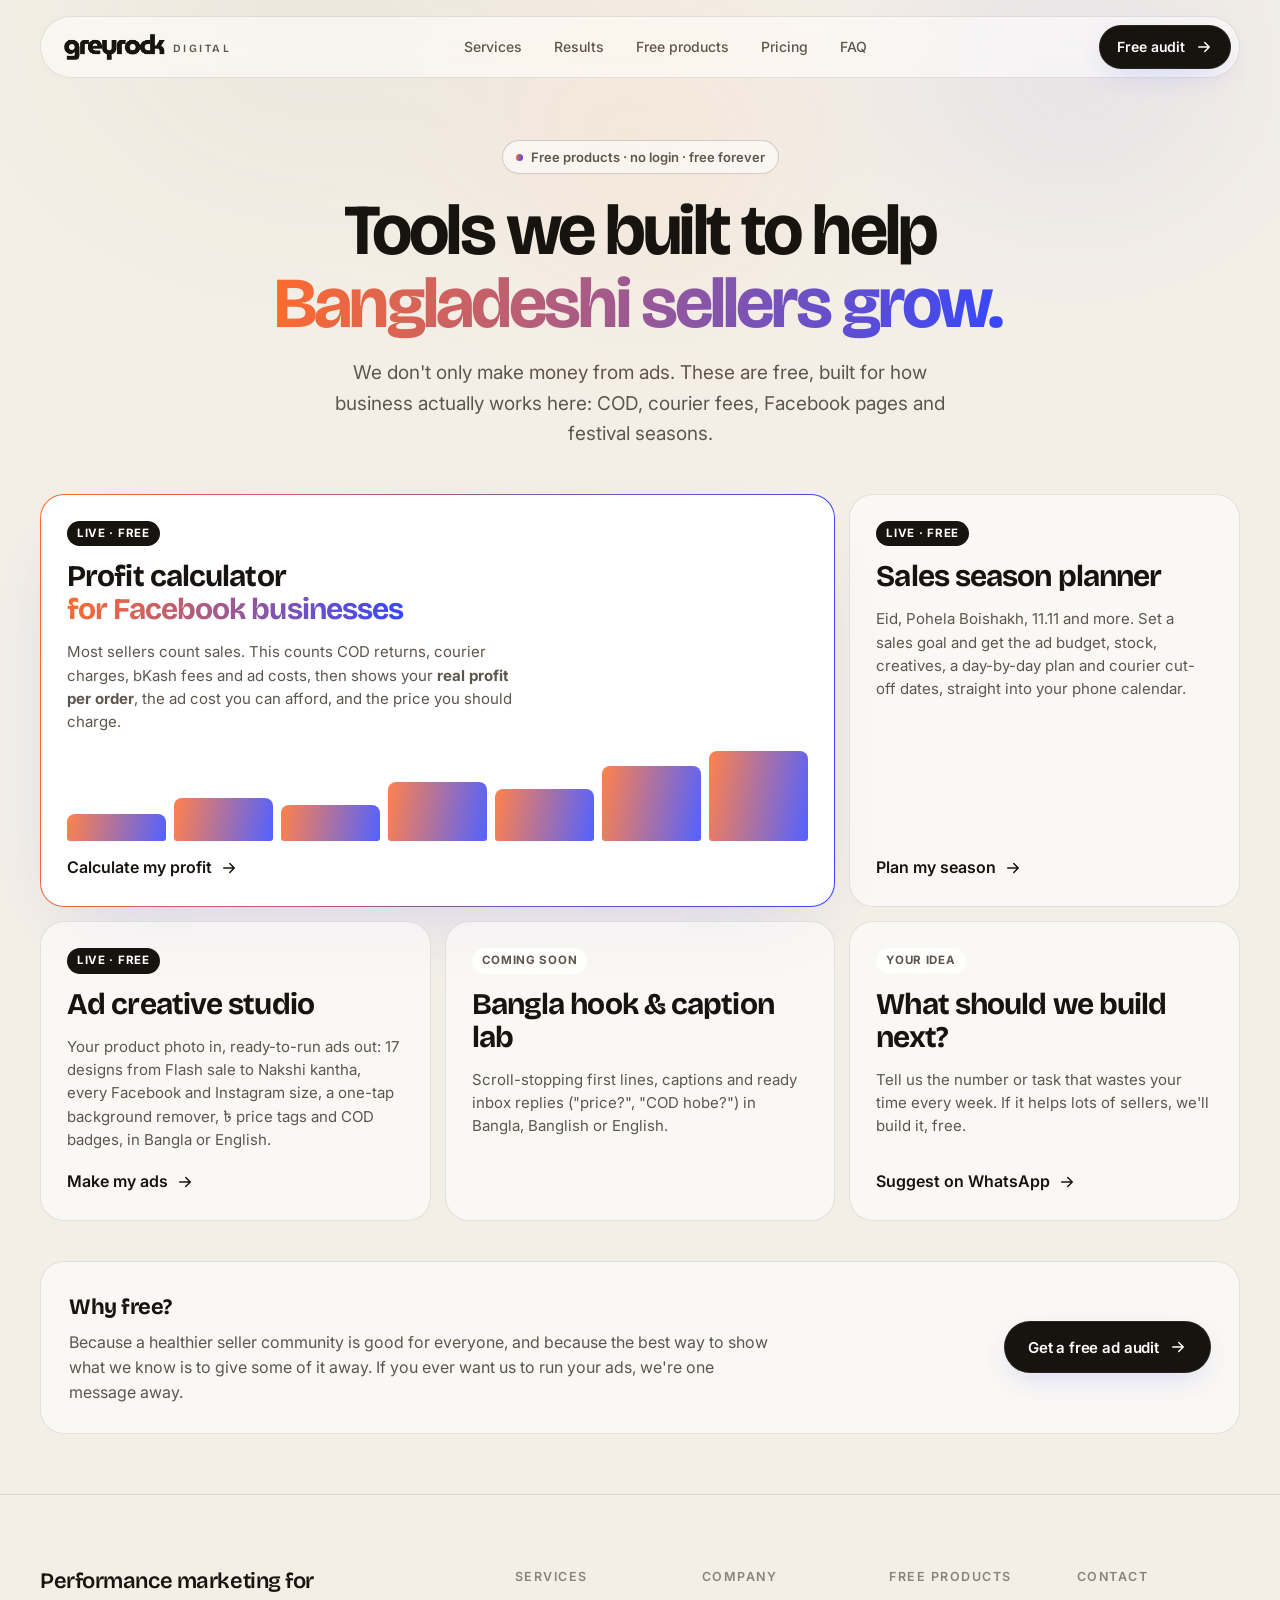
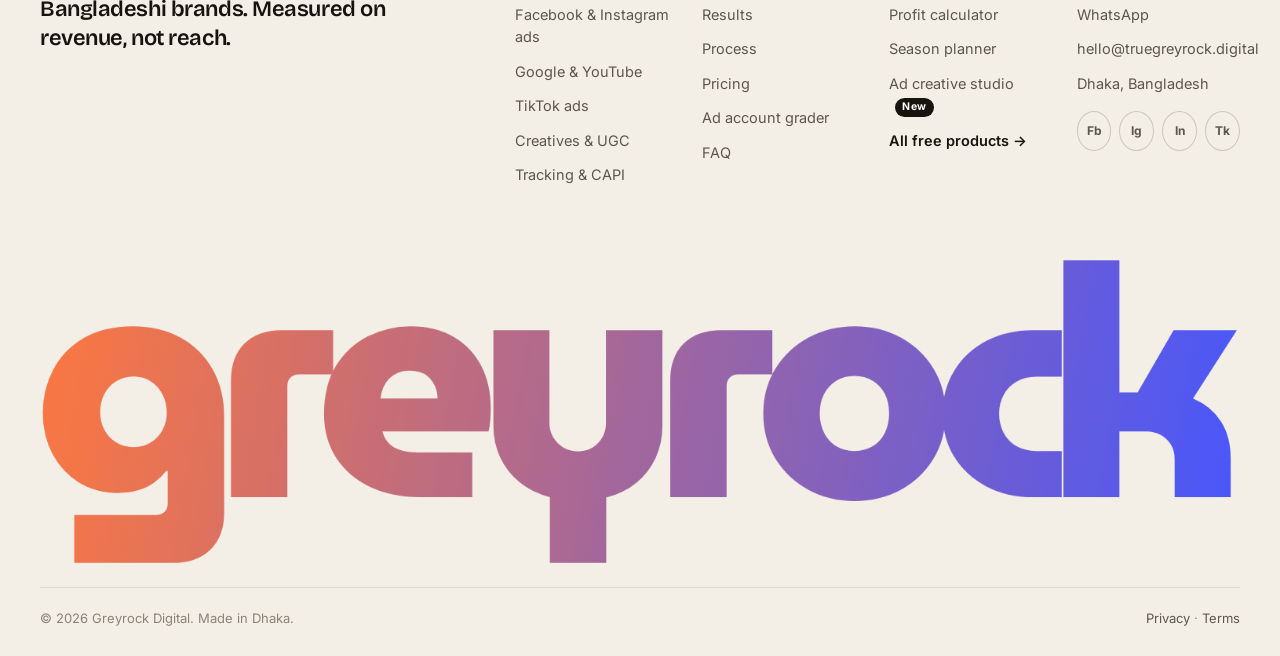
<file: tools/index.html>
<!doctype html>
<html lang="en" data-theme="graphite">
<head>
  <meta name="robots" content="noindex, nofollow">
  <meta charset="utf-8" />
  <meta name="viewport" content="width=device-width, initial-scale=1" />
  <title>Free products for Bangladeshi sellers · Greyrock Digital</title>
  <meta name="description" content="Free tools from Greyrock Digital for Bangladeshi online businesses: a real profit calculator for f-commerce, with COD returns, courier fees and ad costs. No login, free forever." />
  <meta name="theme-color" content="#0A0C0F" />
  <script src="/assets/js/site-data.js"></script>
  <script src="/assets/js/defaults.js"></script>
  <script src="/assets/js/site-config.js"></script>
  <link rel="preconnect" href="https://fonts.googleapis.com" />
  <link rel="preconnect" href="https://fonts.gstatic.com" crossorigin />
  <link href="https://fonts.googleapis.com/css2?family=Bricolage+Grotesque:opsz,wght@12..96,400..800&family=Inter:wght@400;500;600;700&family=Noto+Sans+Bengali:wght@500;600;700;800&display=swap" rel="stylesheet" />
  <link rel="stylesheet" href="/assets/css/styles.css" />
  <link rel="stylesheet" href="/assets/css/sections.css" />
  <link rel="stylesheet" href="/tools/tools.css" />
</head>
<body>
  <a class="skip-link" href="#main">Skip to content</a>

  <header class="nav-wrap">
    <nav class="nav glass" aria-label="Primary">
      <a href="/" class="brand" aria-label="Greyrock Digital home"><span class="brand-mark" aria-hidden="true"></span><span class="brand-sub" aria-hidden="true">digital</span></a>
      <ul class="nav-links">
        <li><a href="/#services">Services</a></li>
        <li><a href="/#results">Results</a></li>
        <li><a href="/tools/" aria-current="page">Free products</a></li>
        <li><a href="/#pricing">Pricing</a></li>
        <li><a href="/#faq">FAQ</a></li>
      </ul>
      <div class="nav-actions">
        <button class="btn btn-primary btn-sm js-open-lead" data-source="tools-nav">Free audit
          <svg class="arrow" viewBox="0 0 24 24" aria-hidden="true"><path d="M5 12h14M13 6l6 6-6 6"/></svg></button>
        <button class="icon-btn nav-toggle" aria-label="Open menu" aria-expanded="false" aria-controls="mobile-menu"><svg viewBox="0 0 24 24" aria-hidden="true"><path d="M4 7h16M4 12h16M4 17h16"/></svg></button>
      </div>
    </nav>
    <div class="mobile-menu glass" id="mobile-menu" hidden>
      <a href="/#services">Services</a><a href="/#results">Results</a><a href="/tools/">Free products</a><a href="/#pricing">Pricing</a><a href="/#faq">FAQ</a>
    </div>
  </header>

  <main id="main">
    <section class="tool-page" id="products" aria-labelledby="products-title">
      <div class="tool-glow" aria-hidden="true"><i></i><i></i><i></i></div>
      <div class="container">
        <header class="tool-head sr">
          <span class="kicker"><i></i>Free products · no login · free forever</span>
          <h1 id="products-title" class="h2">Tools we built to help<br /><span class="grad-text">Bangladeshi sellers grow.</span></h1>
          <p class="lead">We don't only make money from ads. These are free, built for how business actually works here: COD, courier fees, Facebook pages and festival seasons.</p>
        </header>

        <div class="products">
          <a class="product card featured sr" href="/tools/profit-calculator/">
            <span class="status live">Live · free</span>
            <h2>Profit calculator<br /><span class="grad-text">for Facebook businesses</span></h2>
            <p>Most sellers count sales. This counts COD returns, courier charges, bKash fees and ad costs, then shows your <b>real profit per order</b>, the ad cost you can afford, and the price you should charge.</p>
            <div class="product-art" aria-hidden="true"><i style="height:30%"></i><i style="height:48%"></i><i style="height:40%"></i><i style="height:66%"></i><i style="height:58%"></i><i style="height:84%"></i><i style="height:100%"></i></div>
            <span class="go">Calculate my profit <svg viewBox="0 0 24 24" aria-hidden="true"><path d="M5 12h14M13 6l6 6-6 6"/></svg></span>
          </a>

          <a class="product card sr" style="--d:80ms" href="/tools/season-planner/">
            <span class="status live">Live · free</span>
            <h2>Sales season planner</h2>
            <p>Eid, Pohela Boishakh, 11.11 and more. Set a sales goal and get the ad budget, stock, creatives, a day-by-day plan and courier cut-off dates, straight into your phone calendar.</p>
            <span class="go">Plan my season <svg viewBox="0 0 24 24" aria-hidden="true"><path d="M5 12h14M13 6l6 6-6 6"/></svg></span>
          </a>

          <a class="product card sr" style="--d:120ms" href="/tools/ad-studio/">
            <span class="status live">Live · free</span>
            <h2>Ad creative studio</h2>
            <p>Your product photo in, ready-to-run ads out: 17 designs from Flash sale to Nakshi kantha, every Facebook and Instagram size, a one-tap background remover, ৳ price tags and COD badges, in Bangla or English.</p>
            <span class="go">Make my ads <svg viewBox="0 0 24 24" aria-hidden="true"><path d="M5 12h14M13 6l6 6-6 6"/></svg></span>
          </a>

          <div class="product card soon-card sr" style="--d:140ms">
            <span class="status soon">Coming soon</span>
            <h2>Bangla hook &amp; caption lab</h2>
            <p>Scroll-stopping first lines, captions and ready inbox replies ("price?", "COD hobe?") in Bangla, Banglish or English.</p>
          </div>

          <a class="product card sr js-wa" style="--d:160ms" href="#" target="_blank" rel="noopener" data-wa-msg="Hi Greyrock! I have an idea for a free tool:">
            <span class="status soon">Your idea</span>
            <h2>What should we build next?</h2>
            <p>Tell us the number or task that wastes your time every week. If it helps lots of sellers, we'll build it, free.</p>
            <span class="go">Suggest on WhatsApp <svg viewBox="0 0 24 24" aria-hidden="true"><path d="M5 12h14M13 6l6 6-6 6"/></svg></span>
          </a>
        </div>

        <div class="why-free card sr">
          <div>
            <h2>Why free?</h2>
            <p>Because a healthier seller community is good for everyone, and because the best way to show what we know is to give some of it away. If you ever want us to run your ads, we're one message away.</p>
          </div>
          <button class="btn btn-primary js-open-lead" data-source="tools-hub">Get a free ad audit
            <svg class="arrow" viewBox="0 0 24 24" aria-hidden="true"><path d="M5 12h14M13 6l6 6-6 6"/></svg></button>
        </div>
      </div>
    </section>
  </main>

  <footer class="footer">
    <div class="container">
      <div class="foot-top">
        <div class="foot-brand"><p class="foot-pitch">Performance marketing for Bangladeshi brands. Measured on revenue, not reach.</p></div>
        <nav class="foot-cols" aria-label="Footer">
          <div><h3>Services</h3><a href="/#services">Facebook &amp; Instagram ads</a><a href="/#services">Google &amp; YouTube</a><a href="/#services">TikTok ads</a><a href="/#services">Creatives &amp; UGC</a><a href="/#services">Tracking &amp; CAPI</a></div>
          <div><h3>Company</h3><a href="/#results">Results</a><a href="/#process">Process</a><a href="/#pricing">Pricing</a><a href="/#grader">Ad account grader</a><a href="/#faq">FAQ</a></div>
          <div><h3>Free products</h3><a href="/tools/profit-calculator/">Profit calculator</a><a href="/tools/season-planner/">Season planner</a><a href="/tools/ad-studio/">Ad creative studio <i class="new-tag">New</i></a><a href="/tools/" class="foot-all">All free products →</a></div>
          <div><h3>Contact</h3><a href="#" class="js-wa" target="_blank" rel="noopener">WhatsApp</a><a href="mailto:hello@truegreyrock.digital" data-content="email">hello@truegreyrock.digital</a><span>Dhaka, Bangladesh</span>
            <div class="socials"><a href="#" aria-label="Facebook">Fb</a><a href="#" aria-label="Instagram">Ig</a><a href="#" aria-label="LinkedIn">In</a><a href="#" aria-label="TikTok">Tk</a></div></div>
        </nav>
      </div>
      <div class="foot-mark" aria-hidden="true"></div>
      <div class="foot-bottom"><span>© <span id="year">2026</span> Greyrock Digital. Made in Dhaka.</span><span><a href="#">Privacy</a> · <a href="#">Terms</a></span></div>
    </div>
  </footer>

  <dialog class="modal glass-strong" id="lead-modal" aria-labelledby="lead-title">
    <button class="icon-btn modal-close" aria-label="Close" data-close><svg viewBox="0 0 24 24" aria-hidden="true"><path d="M6 6l12 12M18 6 6 18"/></svg></button>
    <div class="modal-body" data-step="form">
      <p class="modal-kicker">Free ad audit</p>
      <h2 id="lead-title">Where should we send your audit?</h2>
      <p class="modal-sub">We'll review your ads and send you 3 quick wins on WhatsApp within 24 hours.</p>
      <form id="lead-form" novalidate>
        <div class="field"><label for="lf-name">Your name</label><input id="lf-name" name="name" autocomplete="name" required /><p class="field-error" data-for="name"></p></div>
        <div class="field"><label for="lf-phone">WhatsApp number</label><div class="phone"><span class="phone-prefix">+880</span><input id="lf-phone" name="phone" type="tel" inputmode="tel" autocomplete="tel-national" placeholder="1XXX-XXXXXX" required /></div><p class="field-error" data-for="phone"></p></div>
        <div class="field"><label for="lf-url">Facebook page or website (optional)</label><input id="lf-url" name="url" inputmode="url" /></div>
        <div class="field"><label for="lf-industry">Industry</label><select id="lf-industry" name="industry"></select></div>
        <input type="hidden" name="source" />
        <button type="submit" class="btn btn-primary btn-block"><span class="btn-label">Send me my free audit</span><span class="spinner" aria-hidden="true"></span></button>
        <p class="fine center">Or <a href="#" class="js-wa" target="_blank" rel="noopener">message us on WhatsApp</a> directly.</p>
      </form>
    </div>
    <div class="modal-body success" data-step="success" hidden>
      <div class="success-icon" aria-hidden="true"><svg viewBox="0 0 24 24"><path d="m5 12 4.5 4.5L19 7"/></svg></div>
      <h2 tabindex="-1">You're in. Talk soon.</h2>
      <p class="modal-sub">We'll message you on WhatsApp within 24 hours.</p>
      <a href="#" class="btn btn-primary btn-block js-wa" target="_blank" rel="noopener">Chat on WhatsApp now</a>
    </div>
  </dialog>

  <script src="/assets/js/tracker.js" defer></script>
  <script src="/tools/tools.js" defer></script>
</body>
</html>
</file>
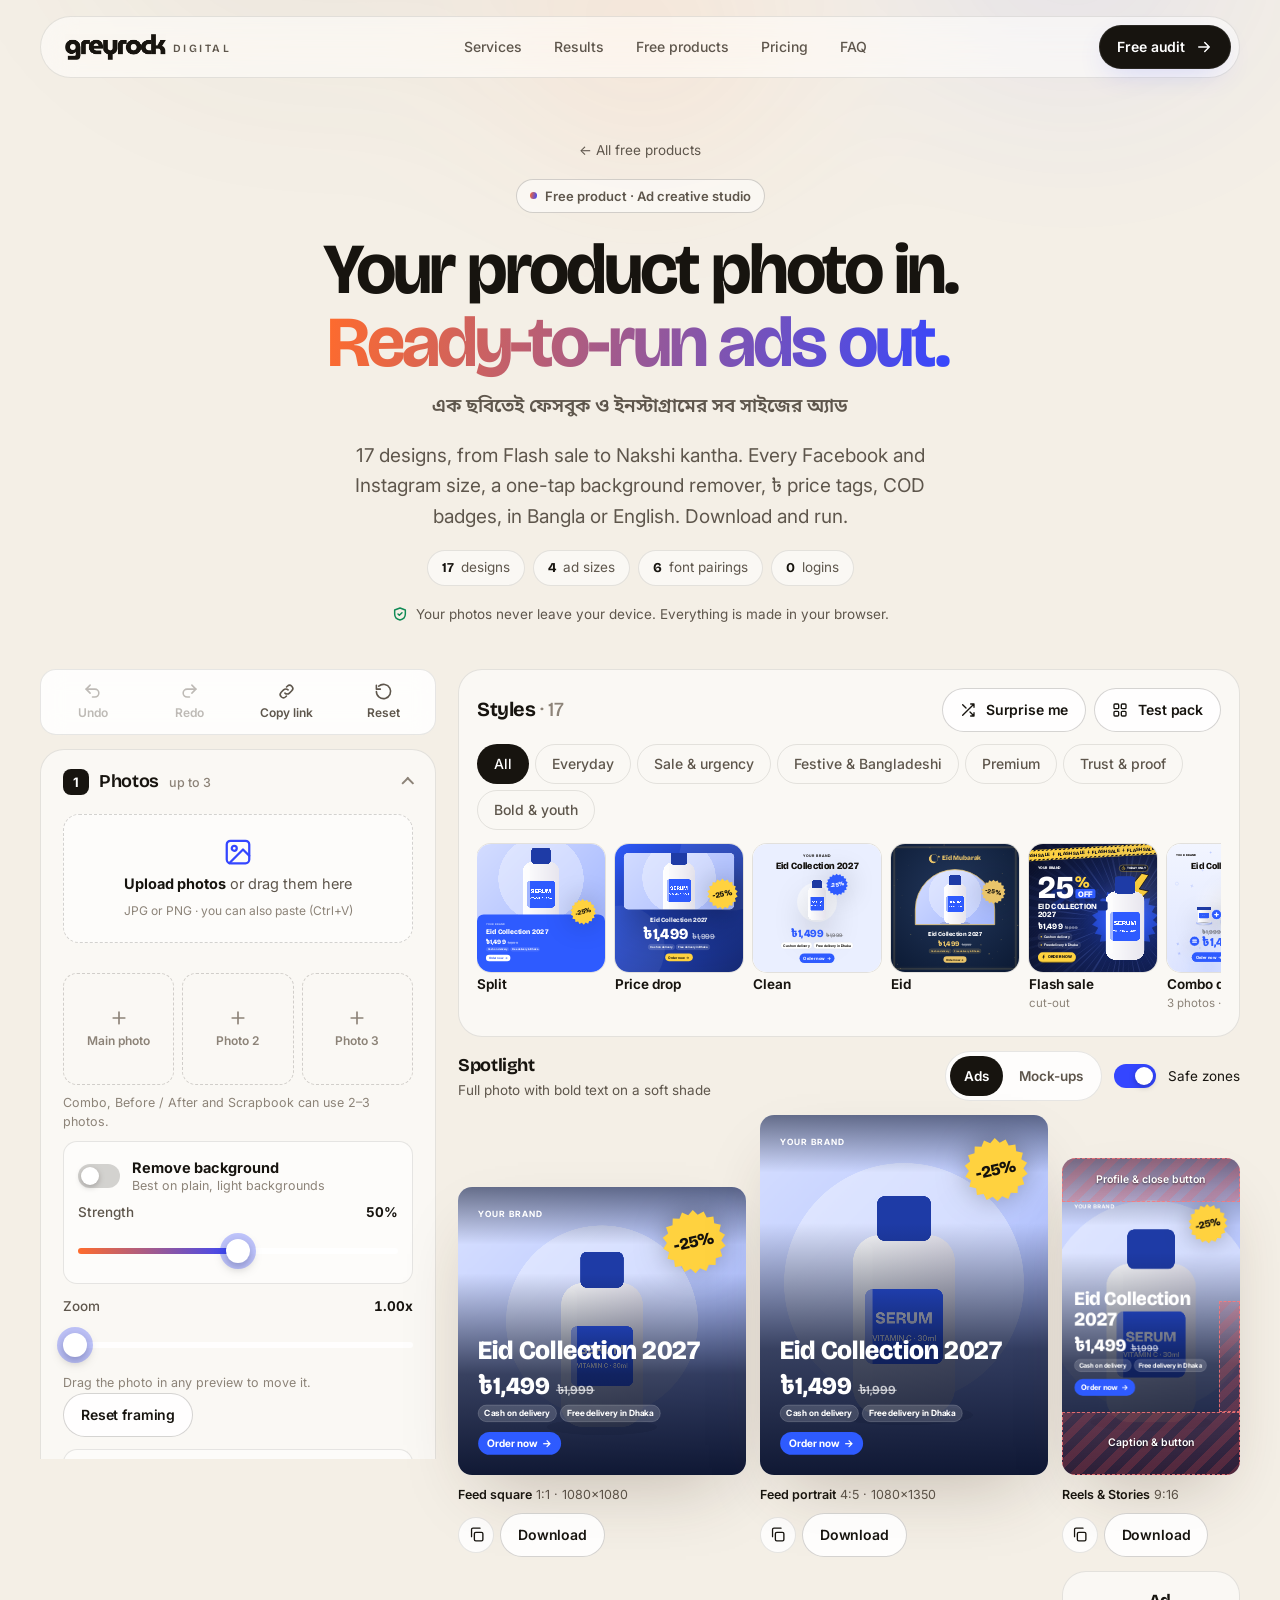
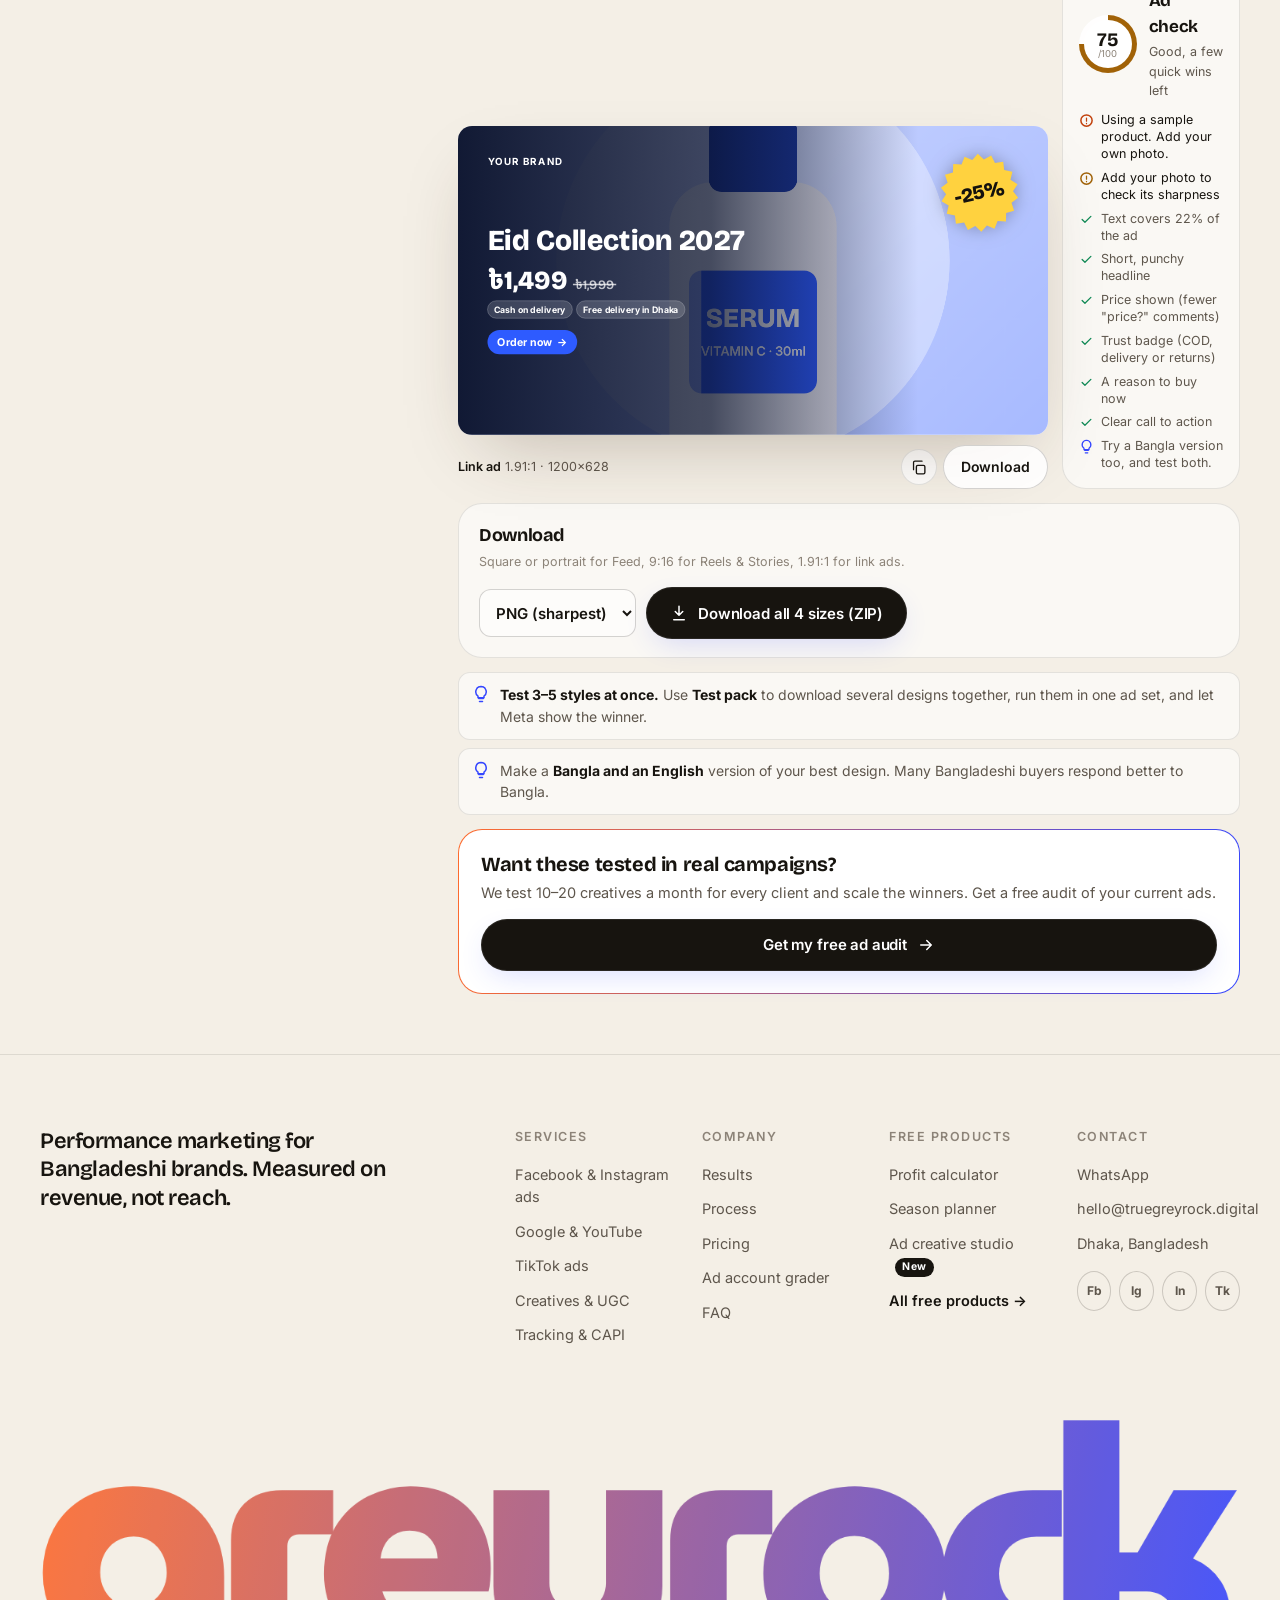
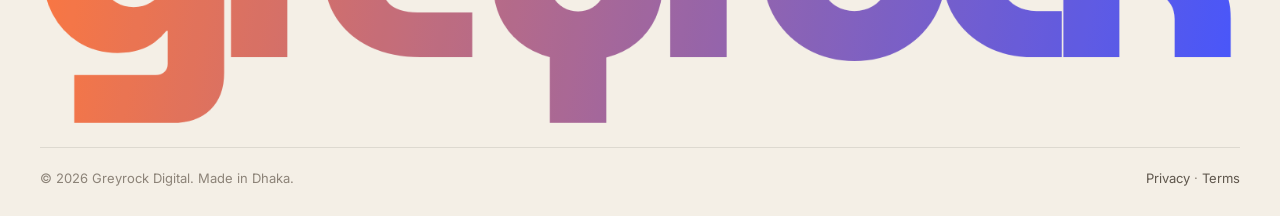
<file: tools/ad-studio/index.html>
<!doctype html>
<html lang="en" data-theme="graphite">
<head>
  <meta name="robots" content="noindex, nofollow">
  <meta charset="utf-8" />
  <meta name="viewport" content="width=device-width, initial-scale=1" />
  <title>Free ad creative maker for Facebook & Instagram (Bangla + English) · Greyrock Digital</title>
  <meta name="description" content="Turn your product photos into ready-to-run Facebook and Instagram ads: 17 designs, every Meta size, background remover, ৳ price tags, COD badges, Eid and Boishakh styles, in Bangla or English. Free, no login, nothing uploaded." />
  <meta name="theme-color" content="#0A0C0F" />
  <meta property="og:title" content="Your product photo in. Ready-to-run ads out." />
  <meta property="og:description" content="Free ad studio for Bangladeshi sellers: 17 designs, every Meta size, background remover, ৳ price tags, COD badges, Eid and Boishakh styles." />
  <script src="/assets/js/site-data.js"></script>
  <script src="/assets/js/defaults.js"></script>
  <script src="/assets/js/site-config.js"></script>
  <link rel="preconnect" href="https://fonts.googleapis.com" />
  <link rel="preconnect" href="https://fonts.gstatic.com" crossorigin />
  <link href="https://fonts.googleapis.com/css2?family=Bricolage+Grotesque:opsz,wght@12..96,400..800&family=Inter:wght@400;500;600;700&family=Noto+Sans+Bengali:wght@500;600;700;800&display=swap" rel="stylesheet" />
  <!-- ad fonts: only the CSS loads here; each font file downloads when a style or font pairing first uses it -->
  <link href="https://fonts.googleapis.com/css2?family=Playfair+Display:wght@700;800&family=Anton&family=Baloo+2:wght@700;800&family=Fraunces:wght@700;800&family=Caveat:wght@700&family=Noto+Serif+Bengali:wght@700&family=Anek+Bangla:wght@800&family=Baloo+Da+2:wght@700;800&family=Tiro+Bangla&family=Galada&display=swap" rel="stylesheet" />
  <link rel="stylesheet" href="/assets/css/styles.css" />
  <link rel="stylesheet" href="/assets/css/sections.css" />
  <link rel="stylesheet" href="/tools/tools.css" />
</head>
<body>
  <a class="skip-link" href="#main">Skip to content</a>

  <header class="nav-wrap">
    <nav class="nav glass" aria-label="Primary">
      <a href="/" class="brand" aria-label="Greyrock Digital home"><span class="brand-mark" aria-hidden="true"></span><span class="brand-sub" aria-hidden="true">digital</span></a>
      <ul class="nav-links">
        <li><a href="/#services">Services</a></li>
        <li><a href="/#results">Results</a></li>
        <li><a href="/tools/" aria-current="page">Free products</a></li>
        <li><a href="/#pricing">Pricing</a></li>
        <li><a href="/#faq">FAQ</a></li>
      </ul>
      <div class="nav-actions">
        <button class="btn btn-primary btn-sm js-open-lead" data-source="tool:ad-studio">Free audit
          <svg class="arrow" viewBox="0 0 24 24" aria-hidden="true"><path d="M5 12h14M13 6l6 6-6 6"/></svg></button>
        <button class="icon-btn nav-toggle" aria-label="Open menu" aria-expanded="false" aria-controls="mobile-menu"><svg viewBox="0 0 24 24" aria-hidden="true"><path d="M4 7h16M4 12h16M4 17h16"/></svg></button>
      </div>
    </nav>
    <div class="mobile-menu glass" id="mobile-menu" hidden>
      <a href="/#services">Services</a><a href="/#results">Results</a><a href="/tools/">Free products</a><a href="/#pricing">Pricing</a><a href="/#faq">FAQ</a>
    </div>
  </header>

  <main id="main">
    <section class="tool-page" id="studio" aria-labelledby="studio-title">
      <div class="tool-glow" aria-hidden="true"><i></i><i></i><i></i></div>
      <div class="container">
        <header class="tool-head sr">
          <a class="crumb" href="/tools/">← All free products</a>
          <span class="kicker"><i></i>Free product · Ad creative studio</span>
          <h1 id="studio-title" class="h2">Your product photo in.<br /><span class="grad-text">Ready-to-run ads out.</span></h1>
          <p class="bn" lang="bn">এক ছবিতেই ফেসবুক ও ইনস্টাগ্রামের সব সাইজের অ্যাড</p>
          <p class="lead">17 designs, from Flash sale to Nakshi kantha. Every Facebook and Instagram size, a one-tap background remover, ৳ price tags, COD badges, in Bangla or English. Download and run.</p>
          <ul class="studio-stats" aria-label="What's inside">
            <li><b>17</b> designs</li><li><b>4</b> ad sizes</li><li><b>6</b> font pairings</li><li><b>0</b> logins</li>
          </ul>
          <span class="privacy-note"><svg viewBox="0 0 24 24" aria-hidden="true"><path d="M12 3 4 6v6c0 5 3.5 8 8 9 4.5-1 8-4 8-9V6z"/><path d="m9 12 2 2 4-4"/></svg>Your photos never leave your device. Everything is made in your browser.</span>
        </header>

        <div class="studio">
          <!-- ===================== controls ===================== -->
          <form class="calc-inputs studio-controls" id="studio-form" novalidate onsubmit="return false" aria-label="Ad settings">
            <div class="studio-toolbar">
              <button type="button" class="tb-btn" id="undo" aria-label="Undo (Ctrl+Z)" title="Undo (Ctrl+Z)" disabled><svg viewBox="0 0 24 24" aria-hidden="true"><path d="M9 14 4 9l5-5"/><path d="M4 9h11a5 5 0 0 1 0 10h-3"/></svg><span>Undo</span></button>
              <button type="button" class="tb-btn" id="redo" aria-label="Redo (Ctrl+Shift+Z)" title="Redo (Ctrl+Shift+Z)" disabled><svg viewBox="0 0 24 24" aria-hidden="true"><path d="m15 14 5-5-5-5"/><path d="M20 9H9a5 5 0 0 0 0 10h3"/></svg><span>Redo</span></button>
              <button type="button" class="tb-btn" id="share-link" title="Copy a link to these settings"><svg viewBox="0 0 24 24" aria-hidden="true"><path d="M10 14a4 4 0 0 0 5.7 0l3-3a4 4 0 0 0-5.7-5.7l-1 1"/><path d="M14 10a4 4 0 0 0-5.7 0l-3 3a4 4 0 0 0 5.7 5.7l1-1"/></svg><span>Copy link</span></button>
              <button type="button" class="tb-btn" id="reset" title="Start over"><svg viewBox="0 0 24 24" aria-hidden="true"><path d="M3 12a9 9 0 1 0 3-6.7"/><path d="M3 4v5h5"/></svg><span>Reset</span></button>
            </div>

            <details class="cgroup" open>
              <summary><b>1</b>Photos<small>up to 3</small></summary>
              <div class="cg-body">
                <label class="dropzone" id="dropzone" for="photo-input">
                  <input id="photo-input" type="file" accept="image/*" multiple />
                  <svg viewBox="0 0 24 24" aria-hidden="true"><rect x="3" y="3" width="18" height="18" rx="3"/><circle cx="9" cy="9" r="2"/><path d="m21 15-5-5L5 21"/></svg>
                  <span><b>Upload photos</b> or drag them here</span>
                  <small>JPG or PNG · you can also paste (Ctrl+V)</small>
                </label>
                <div class="slots" id="slots" aria-label="Your photos"></div>
                <p class="chelp" id="photo-note">Combo, Before / After and Scrapbook can use 2–3 photos.</p>

                <div class="cut-box">
                  <label class="switch"><input type="checkbox" id="cut-toggle" /><span class="sw" aria-hidden="true"></span><span><b>Remove background</b><small>Best on plain, light backgrounds</small></span></label>
                  <div class="cfield" id="cut-strength-field" hidden><span class="lab"><label for="cut-strength">Strength</label><output id="o-cut"></output></span><input id="cut-strength" type="range" min="0" max="1" step="0.05" value="0.5" /></div>
                  <p class="cut-status" id="cut-status" role="status"></p>
                </div>

                <div class="cfield"><span class="lab"><label for="zoom">Zoom</label><output for="zoom" id="o-zoom"></output></span><input id="zoom" data-k="zoom" type="range" min="1" max="3" step="0.05" /></div>
                <p class="chelp">Drag the photo in any preview to move it.</p>
                <div class="mini-actions"><button type="button" class="btn btn-ghost btn-sm" id="reframe">Reset framing</button></div>

                <details class="sub-details" id="adjust-box">
                  <summary>Adjust photo</summary>
                  <div class="adj-grid">
                    <div class="cfield"><span class="lab"><label for="adj-brightness">Brightness</label><output id="o-brightness"></output></span><input id="adj-brightness" data-adj="brightness" type="range" min="0.6" max="1.4" step="0.02" /></div>
                    <div class="cfield"><span class="lab"><label for="adj-contrast">Contrast</label><output id="o-contrast"></output></span><input id="adj-contrast" data-adj="contrast" type="range" min="0.6" max="1.5" step="0.02" /></div>
                    <div class="cfield"><span class="lab"><label for="adj-saturation">Colour</label><output id="o-saturation"></output></span><input id="adj-saturation" data-adj="saturation" type="range" min="0" max="1.8" step="0.02" /></div>
                    <div class="cfield"><span class="lab"><label for="adj-warmth">Warmth</label><output id="o-warmth"></output></span><input id="adj-warmth" data-adj="warmth" type="range" min="-1" max="1" step="0.05" /></div>
                  </div>
                  <button type="button" class="btn btn-ghost btn-sm" id="adj-reset">Reset adjustments</button>
                </details>
              </div>
            </details>

            <details class="cgroup" open>
              <summary><b>2</b>Words &amp; price</summary>
              <div class="cg-body">
                <div class="seg lang-seg" role="group" aria-label="Language">
                  <button type="button" data-lang="en" aria-pressed="true">English</button><button type="button" data-lang="bn" aria-pressed="false" lang="bn">বাংলা</button>
                </div>
                <div class="cfield"><label for="s-brand">Brand or page name</label><div class="affix"><input id="s-brand" data-k="brand" maxlength="32" autocomplete="organization" /></div></div>
                <div class="cfield">
                  <span class="lab"><label for="s-headline">Headline</label><button type="button" class="link-btn" id="ideas"><svg viewBox="0 0 24 24" aria-hidden="true"><path d="M9 18h6M10 22h4M12 2a7 7 0 0 0-4 12.7V17h8v-2.3A7 7 0 0 0 12 2Z"/></svg>Ideas</button></span>
                  <div class="affix"><input id="s-headline" data-k="headline" maxlength="64" /></div>
                  <p class="chelp">Put <b>*stars*</b> around a word to highlight it, like <b>*Eid*</b> Collection.</p>
                </div>
                <div class="cfield"><label for="s-sub">Subheadline (optional)</label><div class="affix"><input id="s-sub" data-k="sub" maxlength="70" placeholder="e.g. Premium quality, delivered to your door" /></div></div>
                <div class="crow">
                  <div class="cfield"><label for="s-price">Price</label><div class="affix"><span>৳</span><input id="s-price" data-k="price" type="number" inputmode="numeric" min="0" step="10" /></div></div>
                  <div class="cfield"><label for="s-old">Old price</label><div class="affix"><span>৳</span><input id="s-old" data-k="old" type="number" inputmode="numeric" min="0" step="10" placeholder="optional" /></div></div>
                </div>
                <div class="crow">
                  <div class="cfield"><label for="s-prefix">Before the price</label><div class="affix"><input id="s-prefix" data-k="prefix" maxlength="12" placeholder="e.g. Only" /></div></div>
                  <div class="cfield"><label for="s-cta">Button text</label><div class="affix"><input id="s-cta" data-k="cta" maxlength="24" /></div></div>
                </div>
                <div class="crow">
                  <div class="cfield"><label for="s-ends">Offer ends (optional)</label><div class="affix"><input id="s-ends" data-k="ends" type="date" /></div></div>
                  <div class="cfield"><label for="s-festive">Festive line</label><div class="affix"><input id="s-festive" data-k="festive" maxlength="24" /></div></div>
                </div>
                <div class="crow">
                  <div class="cfield"><label for="s-rating">Star rating</label><div class="affix"><select id="s-rating" data-k="rating">
                    <option value="0">Don't show</option><option value="5">5.0</option><option value="4.9">4.9</option><option value="4.8">4.8</option><option value="4.7">4.7</option><option value="4.6">4.6</option><option value="4.5">4.5</option></select></div></div>
                  <div class="cfield"><label for="s-proof">Social proof</label><div class="affix"><input id="s-proof" data-k="proof" maxlength="34" placeholder="e.g. 2,000+ happy customers" /></div></div>
                </div>
                <details class="sub-details">
                  <summary>Customer review <small>(Review and chat styles)</small></summary>
                  <div class="cfield"><label for="s-quote">What the customer said</label><div class="affix"><textarea id="s-quote" data-k="quote" maxlength="120" rows="2"></textarea></div></div>
                  <div class="cfield"><label for="s-reviewer">Customer name &amp; area</label><div class="affix"><input id="s-reviewer" data-k="reviewer" maxlength="30" /></div></div>
                  <p class="chelp">Only use real reviews from real customers.</p>
                </details>
              </div>
            </details>

            <details class="cgroup" open>
              <summary><b>3</b>Badges &amp; sticker</summary>
              <div class="cg-body">
                <div class="badge-toggles" id="badge-toggles"></div>
                <div class="cfield"><label for="s-custom">Your own badge (optional)</label><div class="affix"><input id="s-custom" data-k="custom" maxlength="26" placeholder="e.g. Buy 2 get 1 free" /></div></div>
                <div class="cfield"><span class="lab">Corner sticker</span><div class="chip-row" id="sticker-row" role="radiogroup" aria-label="Corner sticker"></div></div>
              </div>
            </details>

            <details class="cgroup">
              <summary><b>4</b>Brand kit<small>saved on this device</small></summary>
              <div class="cg-body">
                <div class="logo-row">
                  <label class="logo-drop" for="logo-input" id="logo-drop">
                    <input id="logo-input" type="file" accept="image/*" />
                    <span class="logo-thumb" id="logo-thumb" aria-hidden="true"></span>
                    <span><b id="logo-label">Add your logo</b><small>PNG with a transparent background is best</small></span>
                  </label>
                  <button type="button" class="icon-btn sm" id="logo-remove" aria-label="Remove logo" hidden><svg viewBox="0 0 24 24" aria-hidden="true"><path d="M6 6l12 12M18 6 6 18"/></svg></button>
                </div>
                <div class="cfield" id="logo-style-field" hidden><span class="lab">Logo colour</span>
                  <div class="seg seg-wrap" role="group" aria-label="Logo colour" id="logo-style"></div></div>
                <div class="crow">
                  <div class="cfield"><label for="s-color">Brand colour</label><div class="affix color-affix"><input id="s-color" data-k="color" type="color" /><span class="suf" id="o-color"></span></div></div>
                  <div class="cfield"><span class="lab"><label for="s-accent">Accent</label><label class="mini-switch"><input type="checkbox" id="accent-auto" /> Auto</label></span><div class="affix color-affix"><input id="s-accent" type="color" /><span class="suf" id="o-accent"></span></div></div>
                </div>
                <div class="cfield"><span class="lab">Ready palettes</span><div class="swatches" id="presets"></div></div>
                <div class="cfield" id="photo-palette-field" hidden><span class="lab">From your photo</span><div class="swatches" id="photo-palette"></div></div>
                <div class="cfield"><span class="lab">Font pairing</span><div class="font-row" id="font-row" role="radiogroup" aria-label="Font pairing"></div></div>
              </div>
            </details>

            <details class="cgroup">
              <summary><b>5</b>Fine-tune</summary>
              <div class="cg-body">
                <div class="cfield"><span class="lab"><label for="s-scale">Text size</label><output id="o-scale"></output></span><input id="s-scale" data-k="textScale" type="range" min="0.8" max="1.25" step="0.01" /></div>
                <div class="cfield"><span class="lab"><label for="s-overlay">Shade over photo</label><output id="o-overlay"></output></span><input id="s-overlay" data-k="overlay" type="range" min="0.3" max="1.3" step="0.05" /></div>
                <div class="cfield"><span class="lab">Text alignment</span><div class="seg" role="group" aria-label="Text alignment" id="align-seg">
                  <button type="button" data-align="auto">Style default</button><button type="button" data-align="left">Left</button><button type="button" data-align="center">Centre</button></div></div>
                <p class="chelp">Shortcuts: <kbd>←</kbd> <kbd>→</kbd> switch style · <kbd>Ctrl</kbd>+<kbd>Z</kbd> undo · <kbd>Ctrl</kbd>+<kbd>Shift</kbd>+<kbd>Z</kbd> redo</p>
              </div>
            </details>
          </form>

          <!-- ===================== styles + previews ===================== -->
          <div class="studio-previews" id="studio-previews">
            <section class="style-picker card" aria-labelledby="styles-title">
              <div class="sp-head">
                <h2 id="styles-title">Styles <span id="style-count"></span></h2>
                <div class="sp-actions">
                  <button type="button" class="btn btn-ghost btn-sm" id="shuffle"><svg viewBox="0 0 24 24" aria-hidden="true"><path d="M16 3h5v5M4 20 21 3M21 16v5h-5M15 15l6 6M4 4l5 5"/></svg>Surprise me</button>
                  <button type="button" class="btn btn-ghost btn-sm" id="pack-toggle" aria-pressed="false"><svg viewBox="0 0 24 24" aria-hidden="true"><rect x="3" y="3" width="7" height="7" rx="1.5"/><rect x="14" y="3" width="7" height="7" rx="1.5"/><rect x="3" y="14" width="7" height="7" rx="1.5"/><rect x="14" y="14" width="7" height="7" rx="1.5"/></svg>Test pack</button>
                </div>
              </div>
              <div class="chip-row sp-filter" id="group-filter" role="group" aria-label="Filter styles"></div>
              <div class="style-strip" id="style-strip" role="radiogroup" aria-label="Ad style"></div>
              <div class="pack-panel" id="pack-panel" hidden>
                <p><b id="pack-count">0</b> <span id="pack-desc">styles selected</span>. Tick the styles to compare, pick sizes, and download them all in one ZIP for an A/B test.</p>
                <div class="pack-row">
                  <div class="chip-row" id="pack-sizes" role="group" aria-label="Sizes in the test pack"></div>
                  <button type="button" class="btn btn-primary btn-sm" id="pack-dl"><svg viewBox="0 0 24 24" aria-hidden="true"><path d="M12 3v12M7 10l5 5 5-5M5 21h14"/></svg><span>Download test pack</span></button>
                </div>
                <div class="progress" id="pack-progress" hidden><i></i></div>
              </div>
            </section>

            <div class="preview-bar-row">
              <div class="style-info" id="style-info" aria-live="polite"></div>
              <div class="pbar-actions">
                <div class="seg" role="group" aria-label="Preview mode" id="view-seg">
                  <button type="button" data-view="ads" aria-pressed="true">Ads</button><button type="button" data-view="mock" aria-pressed="false">Mock-ups</button>
                </div>
                <label class="switch pbar-switch"><input type="checkbox" id="safe-toggle" checked /><span class="sw" aria-hidden="true"></span>Safe zones</label>
              </div>
            </div>

            <div class="previews" id="previews">
              <figure class="pv" data-size="square"><div class="pv-frame"><canvas aria-label="Square ad preview, 1080 by 1080"></canvas></div>
                <figcaption><span><b>Feed square</b> 1:1 · 1080×1080</span><span class="pv-btns"><button type="button" class="icon-btn sm" data-copy="square" aria-label="Copy square ad to clipboard" title="Copy"><svg viewBox="0 0 24 24" aria-hidden="true"><rect x="9" y="9" width="12" height="12" rx="2"/><path d="M5 15V5a2 2 0 0 1 2-2h10"/></svg></button><button type="button" class="btn btn-ghost btn-sm" data-dl="square">Download</button></span></figcaption></figure>
              <figure class="pv" data-size="portrait"><div class="pv-frame"><canvas aria-label="Portrait feed ad preview, 1080 by 1350"></canvas></div>
                <figcaption><span><b>Feed portrait</b> 4:5 · 1080×1350</span><span class="pv-btns"><button type="button" class="icon-btn sm" data-copy="portrait" aria-label="Copy portrait ad to clipboard" title="Copy"><svg viewBox="0 0 24 24" aria-hidden="true"><rect x="9" y="9" width="12" height="12" rx="2"/><path d="M5 15V5a2 2 0 0 1 2-2h10"/></svg></button><button type="button" class="btn btn-ghost btn-sm" data-dl="portrait">Download</button></span></figcaption></figure>
              <figure class="pv" data-size="story"><div class="pv-frame"><canvas aria-label="Reels and Stories ad preview, 1080 by 1920"></canvas>
                <div class="safe" aria-hidden="true"><i class="s-top">Profile &amp; close button</i><i class="s-right"></i><i class="s-bottom">Caption &amp; button</i></div></div>
                <figcaption><span><b>Reels &amp; Stories</b> 9:16</span><span class="pv-btns"><button type="button" class="icon-btn sm" data-copy="story" aria-label="Copy story ad to clipboard" title="Copy"><svg viewBox="0 0 24 24" aria-hidden="true"><rect x="9" y="9" width="12" height="12" rx="2"/><path d="M5 15V5a2 2 0 0 1 2-2h10"/></svg></button><button type="button" class="btn btn-ghost btn-sm" data-dl="story">Download</button></span></figcaption></figure>
              <figure class="pv pv-wide" data-size="landscape"><div class="pv-frame"><canvas aria-label="Link ad preview, 1200 by 628"></canvas></div>
                <figcaption><span><b>Link ad</b> 1.91:1 · 1200×628</span><span class="pv-btns"><button type="button" class="icon-btn sm" data-copy="landscape" aria-label="Copy link ad to clipboard" title="Copy"><svg viewBox="0 0 24 24" aria-hidden="true"><rect x="9" y="9" width="12" height="12" rx="2"/><path d="M5 15V5a2 2 0 0 1 2-2h10"/></svg></button><button type="button" class="btn btn-ghost btn-sm" data-dl="landscape">Download</button></span></figcaption></figure>
              <aside class="check card" id="check" aria-labelledby="check-title">
                <div class="check-head"><div class="score" id="score" style="--s:0"><b id="score-num">0</b><small>/100</small></div><div><h3 id="check-title">Ad check</h3><p id="score-label">Checking…</p></div></div>
                <ul class="check-list" id="check-list"></ul>
              </aside>
            </div>

            <div class="mockups" id="mockups" hidden>
              <div class="mock-feed" aria-label="Preview of the ad in a social feed">
                <div class="mf-head"><span class="mf-av" id="mf-av"></span><div><b id="mf-name">Your Brand</b><small>Sponsored · <svg viewBox="0 0 24 24" aria-hidden="true"><circle cx="12" cy="12" r="9"/><path d="M3 12h18M12 3a14 14 0 0 1 0 18M12 3a14 14 0 0 0 0 18"/></svg></small></div><span class="mf-dots" aria-hidden="true">···</span></div>
                <p class="mf-text" id="mf-text"></p>
                <canvas id="mf-canvas" aria-hidden="true"></canvas>
                <div class="mf-cta"><div><small>Shop on our page</small><b id="mf-headline"></b></div><span class="mf-btn" id="mf-btn">Order now</span></div>
                <div class="mf-actions" aria-hidden="true"><span><svg viewBox="0 0 24 24"><path d="M7 10v11H3V10zM7 10l4-8a3 3 0 0 1 3 3v4h6a2 2 0 0 1 2 2.3l-1.4 8A2 2 0 0 1 18.6 21H7"/></svg>Like</span><span><svg viewBox="0 0 24 24"><path d="M21 12a8 8 0 0 1-11.6 7.1L3 21l1.9-6.4A8 8 0 1 1 21 12Z"/></svg>Comment</span><span><svg viewBox="0 0 24 24"><path d="M4 12v7a2 2 0 0 0 2 2h12a2 2 0 0 0 2-2v-7M16 6l-4-4-4 4M12 2v13"/></svg>Share</span></div>
              </div>
              <div class="mock-phone" aria-label="Preview of the ad as a story">
                <canvas id="ms-canvas" aria-hidden="true"></canvas>
                <div class="ms-ui" aria-hidden="true">
                  <div class="ms-bars"><i></i><i></i><i></i></div>
                  <div class="ms-head"><span class="mf-av" id="ms-av"></span><b id="ms-name">Your Brand</b><small>Sponsored</small></div>
                  <div class="ms-cta"><svg viewBox="0 0 24 24"><path d="m6 15 6-6 6 6"/></svg><span id="ms-btn">Order now</span></div>
                </div>
              </div>
              <p class="chelp mock-note">How your ad will roughly look to people scrolling. Real apps vary slightly.</p>
            </div>

            <div class="export-bar card">
              <div>
                <h3>Download</h3>
                <p class="chelp">Square or portrait for Feed, 9:16 for Reels &amp; Stories, 1.91:1 for link ads.</p>
              </div>
              <div class="export-actions">
                <div class="affix fmt"><label for="fmt" class="sr-only">File type</label><select id="fmt"><option value="png">PNG (sharpest)</option><option value="jpg">JPG (smaller)</option></select></div>
                <button type="button" class="btn btn-primary" id="dl-all"><svg viewBox="0 0 24 24" aria-hidden="true"><path d="M12 3v12M7 10l5 5 5-5M5 21h14"/></svg><span>Download all 4 sizes (ZIP)</span></button>
              </div>
            </div>

            <ul class="insights studio-tips">
              <li><svg viewBox="0 0 24 24" aria-hidden="true"><path d="M9 18h6M10 22h4M12 2a7 7 0 0 0-4 12.7V17h8v-2.3A7 7 0 0 0 12 2Z"/></svg><span><b>Test 3–5 styles at once.</b> Use <b>Test pack</b> to download several designs together, run them in one ad set, and let Meta show the winner.</span></li>
              <li><svg viewBox="0 0 24 24" aria-hidden="true"><path d="M9 18h6M10 22h4M12 2a7 7 0 0 0-4 12.7V17h8v-2.3A7 7 0 0 0 12 2Z"/></svg><span>Make a <b>Bangla and an English</b> version of your best design. Many Bangladeshi buyers respond better to Bangla.</span></li>
            </ul>
            <section class="res-cta studio-cta" aria-labelledby="scta-title">
              <h3 id="scta-title">Want these tested in real campaigns?</h3>
              <p>We test 10–20 creatives a month for every client and scale the winners. Get a free audit of your current ads.</p>
              <button class="btn btn-primary btn-block" id="studio-cta">Get my free ad audit
                <svg class="arrow" viewBox="0 0 24 24" aria-hidden="true"><path d="M5 12h14M13 6l6 6-6 6"/></svg></button>
            </section>
          </div>
        </div>
      </div>
    </section>
  </main>

  <button type="button" class="mini-pv" id="mini-pv" aria-label="Jump to the ad preview" hidden><canvas aria-hidden="true"></canvas><span>Preview</span></button>
  <div class="toast" id="toast" role="status" aria-live="polite" hidden></div>

  <footer class="footer">
    <div class="container">
      <div class="foot-top">
        <div class="foot-brand"><p class="foot-pitch">Performance marketing for Bangladeshi brands. Measured on revenue, not reach.</p></div>
        <nav class="foot-cols" aria-label="Footer">
          <div><h3>Services</h3><a href="/#services">Facebook &amp; Instagram ads</a><a href="/#services">Google &amp; YouTube</a><a href="/#services">TikTok ads</a><a href="/#services">Creatives &amp; UGC</a><a href="/#services">Tracking &amp; CAPI</a></div>
          <div><h3>Company</h3><a href="/#results">Results</a><a href="/#process">Process</a><a href="/#pricing">Pricing</a><a href="/#grader">Ad account grader</a><a href="/#faq">FAQ</a></div>
          <div><h3>Free products</h3><a href="/tools/profit-calculator/">Profit calculator</a><a href="/tools/season-planner/">Season planner</a><a href="/tools/ad-studio/">Ad creative studio <i class="new-tag">New</i></a><a href="/tools/" class="foot-all">All free products →</a></div>
          <div><h3>Contact</h3><a href="#" class="js-wa" target="_blank" rel="noopener">WhatsApp</a><a href="mailto:hello@truegreyrock.digital" data-content="email">hello@truegreyrock.digital</a><span>Dhaka, Bangladesh</span>
            <div class="socials"><a href="#" aria-label="Facebook">Fb</a><a href="#" aria-label="Instagram">Ig</a><a href="#" aria-label="LinkedIn">In</a><a href="#" aria-label="TikTok">Tk</a></div></div>
        </nav>
      </div>
      <div class="foot-mark" aria-hidden="true"></div>
      <div class="foot-bottom"><span>© <span id="year">2026</span> Greyrock Digital. Made in Dhaka.</span><span><a href="#">Privacy</a> · <a href="#">Terms</a></span></div>
    </div>
  </footer>

  <dialog class="modal glass-strong" id="lead-modal" aria-labelledby="lead-title">
    <button class="icon-btn modal-close" aria-label="Close" data-close><svg viewBox="0 0 24 24" aria-hidden="true"><path d="M6 6l12 12M18 6 6 18"/></svg></button>
    <div class="modal-body" data-step="form">
      <p class="modal-kicker">Free ad audit</p>
      <h2 id="lead-title">Where should we send your audit?</h2>
      <p class="modal-sub">We'll review your current ads and creatives and send 3 quick wins on WhatsApp within 24 hours.</p>
      <form id="lead-form" novalidate>
        <div class="field"><label for="lf-name">Your name</label><input id="lf-name" name="name" autocomplete="name" required /><p class="field-error" data-for="name"></p></div>
        <div class="field"><label for="lf-phone">WhatsApp number</label><div class="phone"><span class="phone-prefix">+880</span><input id="lf-phone" name="phone" type="tel" inputmode="tel" autocomplete="tel-national" placeholder="1XXX-XXXXXX" required /></div><p class="field-error" data-for="phone"></p></div>
        <div class="field"><label for="lf-url">Facebook page or website (optional)</label><input id="lf-url" name="url" inputmode="url" /></div>
        <div class="field"><label for="lf-industry">Industry</label><select id="lf-industry" name="industry"></select></div>
        <input type="hidden" name="source" />
        <button type="submit" class="btn btn-primary btn-block"><span class="btn-label">Send me my free audit</span><span class="spinner" aria-hidden="true"></span></button>
        <p class="fine center">Or <a href="#" class="js-wa" target="_blank" rel="noopener">message us on WhatsApp</a> directly.</p>
      </form>
    </div>
    <div class="modal-body success" data-step="success" hidden>
      <div class="success-icon" aria-hidden="true"><svg viewBox="0 0 24 24"><path d="m5 12 4.5 4.5L19 7"/></svg></div>
      <h2 tabindex="-1">You're in. Talk soon.</h2>
      <p class="modal-sub">We'll message you on WhatsApp within 24 hours.</p>
      <a href="#" class="btn btn-primary btn-block js-wa" target="_blank" rel="noopener">Chat on WhatsApp now</a>
    </div>
  </dialog>

  <script src="/assets/js/tracker.js" defer></script>
  <script src="/tools/tools.js" defer></script>
  <script src="/tools/ad-studio/engine.js" defer></script>
  <script src="/tools/ad-studio/layouts/manifest.js" defer></script>
  <script src="/tools/ad-studio/studio.js" defer></script>
</body>
</html>
</file>
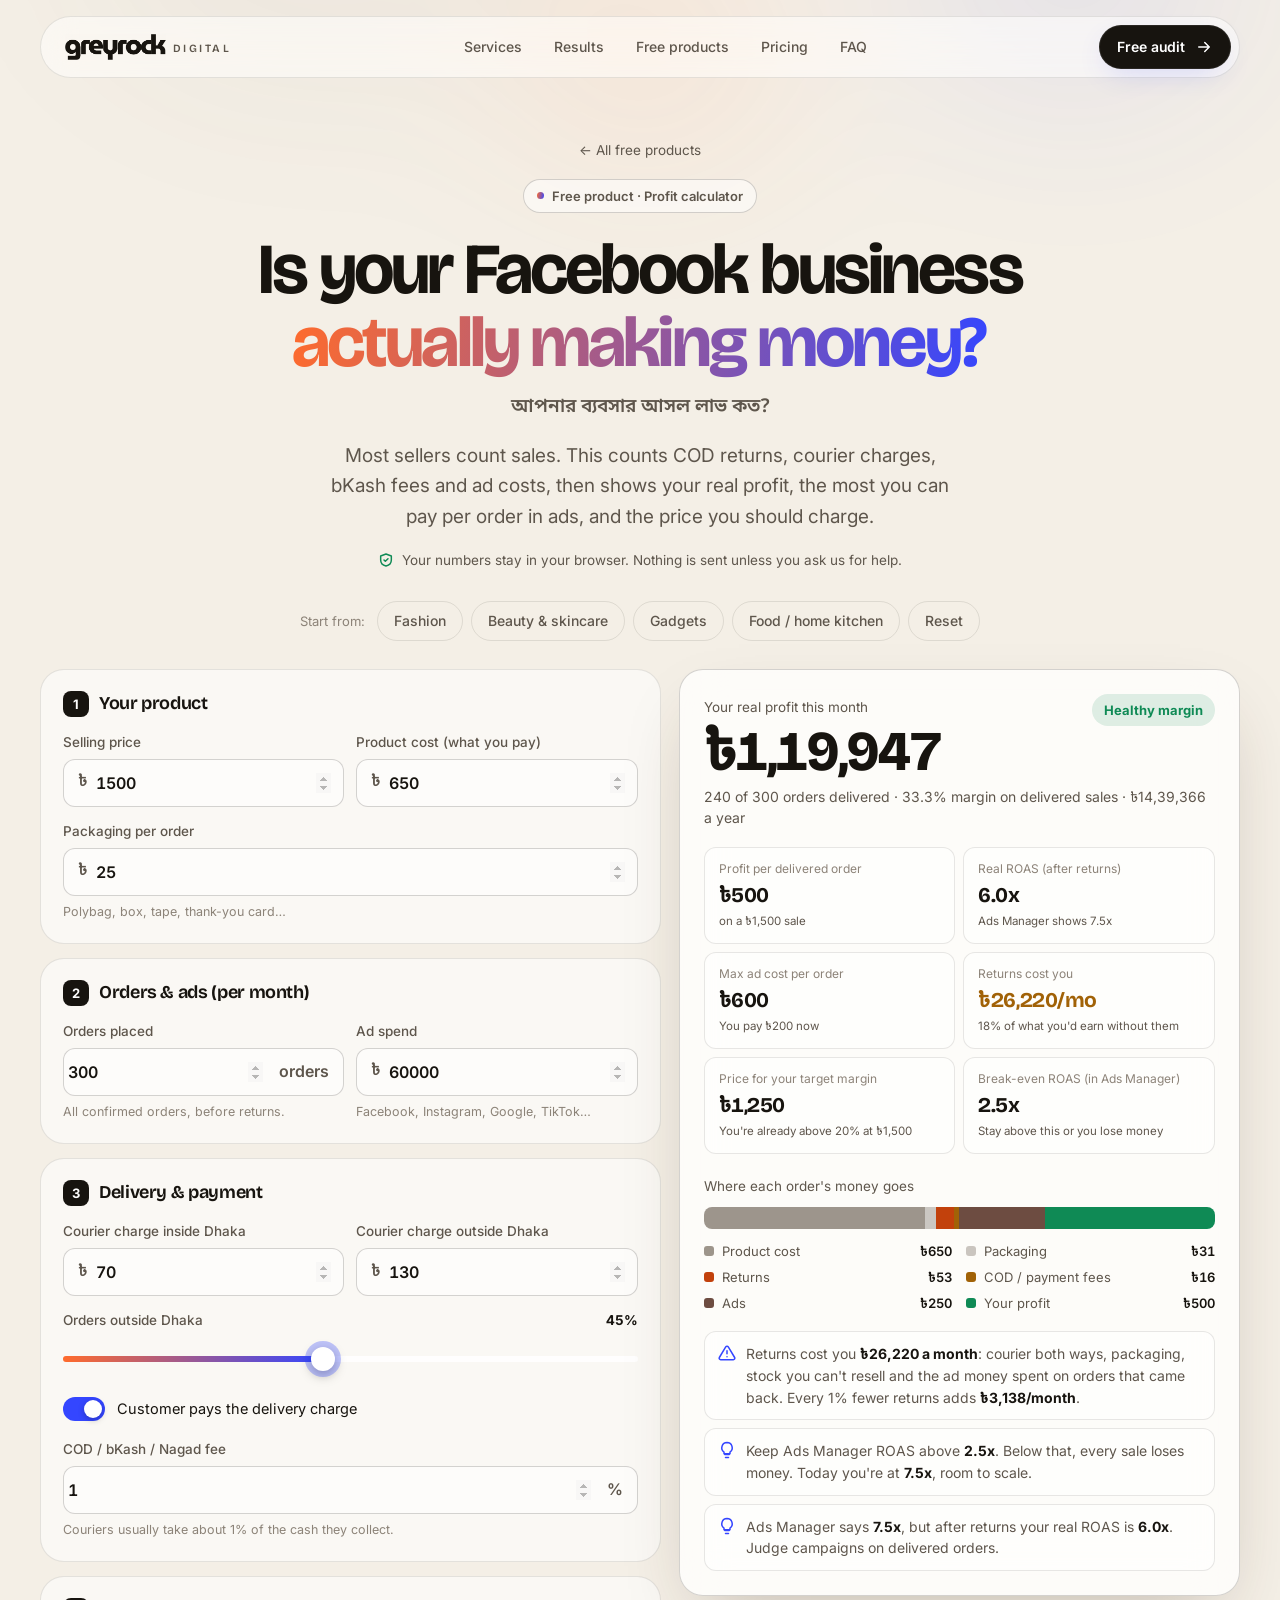
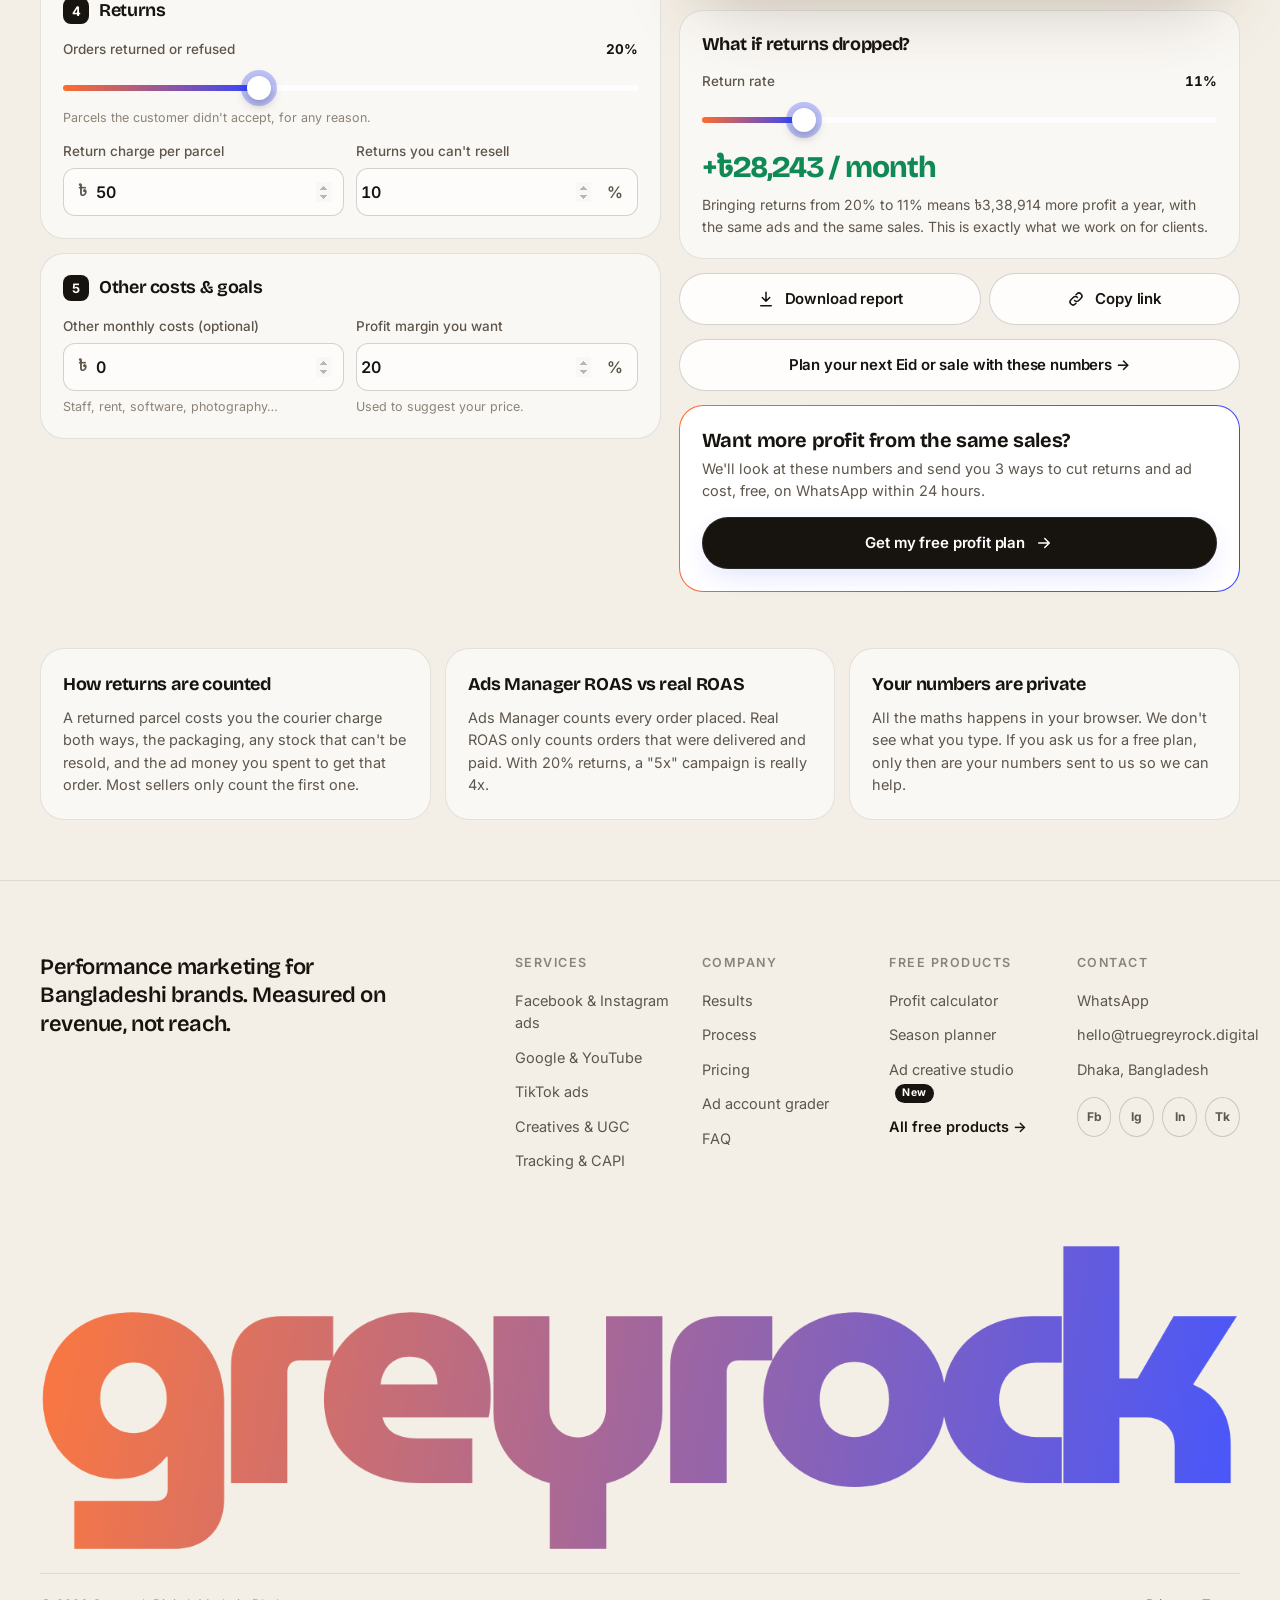
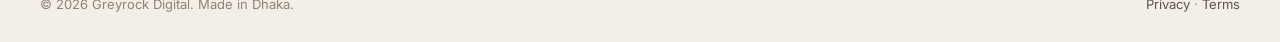
<file: tools/profit-calculator/index.html>
<!doctype html>
<html lang="en" data-theme="graphite">
<head>
  <meta name="robots" content="noindex, nofollow">
  <meta charset="utf-8" />
  <meta name="viewport" content="width=device-width, initial-scale=1" />
  <title>Free profit calculator for Facebook businesses in Bangladesh · Greyrock Digital</title>
  <meta name="description" content="Find your real profit per order after COD returns, courier charges, bKash fees and ad costs. Free profit calculator for Bangladeshi f-commerce sellers by Greyrock Digital. No login." />
  <meta name="theme-color" content="#0A0C0F" />
  <meta property="og:title" content="Is your Facebook business actually making money?" />
  <meta property="og:description" content="Free profit calculator for Bangladeshi sellers: COD returns, courier fees, bKash charges and ad costs included." />
  <script src="/assets/js/site-data.js"></script>
  <script src="/assets/js/defaults.js"></script>
  <script src="/assets/js/site-config.js"></script>
  <link rel="preconnect" href="https://fonts.googleapis.com" />
  <link rel="preconnect" href="https://fonts.gstatic.com" crossorigin />
  <link href="https://fonts.googleapis.com/css2?family=Bricolage+Grotesque:opsz,wght@12..96,400..800&family=Inter:wght@400;500;600;700&family=Noto+Sans+Bengali:wght@500;600;700;800&display=swap" rel="stylesheet" />
  <link rel="stylesheet" href="/assets/css/styles.css" />
  <link rel="stylesheet" href="/assets/css/sections.css" />
  <link rel="stylesheet" href="/tools/tools.css" />
</head>
<body>
  <a class="skip-link" href="#main">Skip to content</a>

  <header class="nav-wrap">
    <nav class="nav glass" aria-label="Primary">
      <a href="/" class="brand" aria-label="Greyrock Digital home"><span class="brand-mark" aria-hidden="true"></span><span class="brand-sub" aria-hidden="true">digital</span></a>
      <ul class="nav-links">
        <li><a href="/#services">Services</a></li>
        <li><a href="/#results">Results</a></li>
        <li><a href="/tools/" aria-current="page">Free products</a></li>
        <li><a href="/#pricing">Pricing</a></li>
        <li><a href="/#faq">FAQ</a></li>
      </ul>
      <div class="nav-actions">
        <button class="btn btn-primary btn-sm js-open-lead" data-source="tool:profit-calculator">Free audit
          <svg class="arrow" viewBox="0 0 24 24" aria-hidden="true"><path d="M5 12h14M13 6l6 6-6 6"/></svg></button>
        <button class="icon-btn nav-toggle" aria-label="Open menu" aria-expanded="false" aria-controls="mobile-menu"><svg viewBox="0 0 24 24" aria-hidden="true"><path d="M4 7h16M4 12h16M4 17h16"/></svg></button>
      </div>
    </nav>
    <div class="mobile-menu glass" id="mobile-menu" hidden>
      <a href="/#services">Services</a><a href="/#results">Results</a><a href="/tools/">Free products</a><a href="/#pricing">Pricing</a><a href="/#faq">FAQ</a>
    </div>
  </header>

  <main id="main">
    <section class="tool-page" id="calculator" aria-labelledby="calc-title">
      <div class="tool-glow" aria-hidden="true"><i></i><i></i><i></i></div>
      <div class="container">
        <header class="tool-head sr">
          <a class="crumb" href="/tools/">← All free products</a>
          <span class="kicker"><i></i>Free product · Profit calculator</span>
          <h1 id="calc-title" class="h2">Is your Facebook business<br /><span class="grad-text">actually making money?</span></h1>
          <p class="bn" lang="bn">আপনার ব্যবসার আসল লাভ কত?</p>
          <p class="lead">Most sellers count sales. This counts COD returns, courier charges, bKash fees and ad costs, then shows your real profit, the most you can pay per order in ads, and the price you should charge.</p>
          <span class="privacy-note"><svg viewBox="0 0 24 24" aria-hidden="true"><path d="M12 3 4 6v6c0 5 3.5 8 8 9 4.5-1 8-4 8-9V6z"/><path d="m9 12 2 2 4-4"/></svg>Your numbers stay in your browser. Nothing is sent unless you ask us for help.</span>
        </header>

        <div class="presets sr" role="group" aria-label="Start from a typical business">
          <span>Start from:</span>
          <button class="fchip" data-preset="fashion">Fashion</button>
          <button class="fchip" data-preset="beauty">Beauty & skincare</button>
          <button class="fchip" data-preset="gadgets">Gadgets</button>
          <button class="fchip" data-preset="food">Food / home kitchen</button>
          <button class="fchip" data-preset="default">Reset</button>
        </div>

        <div class="calc">
          <form class="calc-inputs" id="calc-form" novalidate onsubmit="return false">
            <fieldset class="cgroup sr">
              <legend><b>1</b>Your product</legend>
              <div class="crow">
                <div class="cfield"><label for="c-price">Selling price</label><div class="affix"><span>৳</span><input id="c-price" data-k="price" type="number" inputmode="decimal" min="0" step="10" /></div></div>
                <div class="cfield"><label for="c-cost">Product cost (what you pay)</label><div class="affix"><span>৳</span><input id="c-cost" data-k="cost" type="number" inputmode="decimal" min="0" step="10" /></div></div>
              </div>
              <div class="cfield"><label for="c-pack">Packaging per order</label><div class="affix"><span>৳</span><input id="c-pack" data-k="pack" type="number" inputmode="decimal" min="0" step="5" /></div><p class="chelp">Polybag, box, tape, thank-you card…</p></div>
            </fieldset>

            <fieldset class="cgroup sr">
              <legend><b>2</b>Orders &amp; ads (per month)</legend>
              <div class="crow">
                <div class="cfield"><label for="c-orders">Orders placed</label><div class="affix"><input id="c-orders" data-k="orders" type="number" inputmode="numeric" min="0" step="10" /><span class="suf">orders</span></div><p class="chelp">All confirmed orders, before returns.</p></div>
                <div class="cfield"><label for="c-ads">Ad spend</label><div class="affix"><span>৳</span><input id="c-ads" data-k="ads" type="number" inputmode="decimal" min="0" step="1000" /></div><p class="chelp">Facebook, Instagram, Google, TikTok…</p></div>
              </div>
            </fieldset>

            <fieldset class="cgroup sr">
              <legend><b>3</b>Delivery &amp; payment</legend>
              <div class="crow">
                <div class="cfield"><label for="c-din">Courier charge inside Dhaka</label><div class="affix"><span>৳</span><input id="c-din" data-k="dIn" type="number" inputmode="decimal" min="0" step="5" /></div></div>
                <div class="cfield"><label for="c-dout">Courier charge outside Dhaka</label><div class="affix"><span>৳</span><input id="c-dout" data-k="dOut" type="number" inputmode="decimal" min="0" step="5" /></div></div>
              </div>
              <div class="cfield"><span class="lab"><label for="c-out">Orders outside Dhaka</label><output for="c-out" id="o-out"></output></span><input id="c-out" data-k="outPct" type="range" min="0" max="100" step="1" /></div>
              <label class="switch"><input type="checkbox" id="c-cust" data-k="custPays" /><span class="sw" aria-hidden="true"></span>Customer pays the delivery charge</label>
              <div class="cfield"><label for="c-cod">COD / bKash / Nagad fee</label><div class="affix"><input id="c-cod" data-k="codFee" type="number" inputmode="decimal" min="0" max="10" step="0.1" /><span class="suf">%</span></div><p class="chelp">Couriers usually take about 1% of the cash they collect.</p></div>
            </fieldset>

            <fieldset class="cgroup sr">
              <legend><b>4</b>Returns</legend>
              <div class="cfield"><span class="lab"><label for="c-ret">Orders returned or refused</label><output for="c-ret" id="o-ret"></output></span><input id="c-ret" data-k="retPct" type="range" min="0" max="60" step="1" /><p class="chelp">Parcels the customer didn't accept, for any reason.</p></div>
              <div class="crow">
                <div class="cfield"><label for="c-retfee">Return charge per parcel</label><div class="affix"><span>৳</span><input id="c-retfee" data-k="retFee" type="number" inputmode="decimal" min="0" step="5" /></div></div>
                <div class="cfield"><label for="c-dmg">Returns you can't resell</label><div class="affix"><input id="c-dmg" data-k="dmgPct" type="number" inputmode="decimal" min="0" max="100" step="1" /><span class="suf">%</span></div></div>
              </div>
            </fieldset>

            <fieldset class="cgroup sr">
              <legend><b>5</b>Other costs &amp; goals</legend>
              <div class="crow">
                <div class="cfield"><label for="c-fixed">Other monthly costs (optional)</label><div class="affix"><span>৳</span><input id="c-fixed" data-k="fixed" type="number" inputmode="decimal" min="0" step="1000" /></div><p class="chelp">Staff, rent, software, photography…</p></div>
                <div class="cfield"><label for="c-margin">Profit margin you want</label><div class="affix"><input id="c-margin" data-k="margin" type="number" inputmode="decimal" min="0" max="90" step="1" /><span class="suf">%</span></div><p class="chelp">Used to suggest your price.</p></div>
              </div>
            </fieldset>
          </form>

          <div class="calc-results" aria-live="polite">
            <section class="res glass-strong" aria-labelledby="res-title">
              <div class="res-top">
                <div><span class="res-label" id="res-title">Your real profit this month</span><b class="res-big" id="r-profit">৳0</b></div>
                <span class="verdict" id="r-verdict"></span>
              </div>
              <p class="res-sub" id="r-sub"></p>
              <div class="res-kpis">
                <div class="rk" id="rk-order"><span>Profit per delivered order</span><b id="k-order"></b><small id="k-order-s"></small></div>
                <div class="rk" id="rk-roas"><span>Real ROAS (after returns)</span><b id="k-roas"></b><small id="k-roas-s"></small></div>
                <div class="rk" id="rk-cpo"><span>Max ad cost per order</span><b id="k-cpo"></b><small id="k-cpo-s"></small></div>
                <div class="rk" id="rk-ret"><span>Returns cost you</span><b id="k-ret"></b><small id="k-ret-s"></small></div>
                <div class="rk" id="rk-price"><span>Price for your target margin</span><b id="k-price"></b><small id="k-price-s"></small></div>
                <div class="rk"><span>Break-even ROAS (in Ads Manager)</span><b id="k-beroas"></b><small>Stay above this or you lose money</small></div>
              </div>
              <p class="bd-title">Where each order's money goes</p>
              <div class="bdbar" id="bdbar" role="img" aria-label="Cost breakdown per delivered order"></div>
              <ul class="bdlegend" id="bdlegend"></ul>
              <ul class="insights" id="insights"></ul>
            </section>

            <section class="scenario card" aria-labelledby="sc-title">
              <h3 id="sc-title">What if returns dropped?</h3>
              <div class="cfield" style="margin:12px 0 0"><span class="lab"><label for="sc-ret">Return rate</label><output for="sc-ret" id="o-sc"></output></span><input id="sc-ret" type="range" min="0" max="60" step="1" /></div>
              <b class="gain" id="sc-gain"></b>
              <p id="sc-text"></p>
            </section>

            <div class="res-actions">
              <button class="btn btn-ghost" id="dl-report"><svg viewBox="0 0 24 24" aria-hidden="true" style="width:18px;height:18px"><path d="M12 3v12M7 10l5 5 5-5M5 21h14"/></svg>Download report</button>
              <button class="btn btn-ghost" id="copy-link"><svg viewBox="0 0 24 24" aria-hidden="true" style="width:18px;height:18px"><path d="M10 14a4 4 0 0 0 5.7 0l3-3a4 4 0 0 0-5.7-5.7l-1 1"/><path d="M14 10a4 4 0 0 0-5.7 0l-3 3a4 4 0 0 0 5.7 5.7l1-1"/></svg><span>Copy link</span></button>
            </div>

            <a class="btn btn-ghost btn-block" href="/tools/season-planner/" data-track="Plan a season with these numbers">Plan your next Eid or sale with these numbers →</a>

            <section class="res-cta" aria-labelledby="cta-title">
              <h3 id="cta-title">Want more profit from the same sales?</h3>
              <p>We'll look at these numbers and send you 3 ways to cut returns and ad cost, free, on WhatsApp within 24 hours.</p>
              <button class="btn btn-primary btn-block" id="calc-cta">Get my free profit plan
                <svg class="arrow" viewBox="0 0 24 24" aria-hidden="true"><path d="M5 12h14M13 6l6 6-6 6"/></svg></button>
            </section>
          </div>
        </div>

        <div class="explain">
          <div class="card sr"><h3>How returns are counted</h3><p>A returned parcel costs you the courier charge both ways, the packaging, any stock that can't be resold, and the ad money you spent to get that order. Most sellers only count the first one.</p></div>
          <div class="card sr" style="--d:80ms"><h3>Ads Manager ROAS vs real ROAS</h3><p>Ads Manager counts every order placed. Real ROAS only counts orders that were delivered and paid. With 20% returns, a "5x" campaign is really 4x.</p></div>
          <div class="card sr" style="--d:160ms"><h3>Your numbers are private</h3><p>All the maths happens in your browser. We don't see what you type. If you ask us for a free plan, only then are your numbers sent to us so we can help.</p></div>
        </div>
      </div>
    </section>
  </main>

  <footer class="footer">
    <div class="container">
      <div class="foot-top">
        <div class="foot-brand"><p class="foot-pitch">Performance marketing for Bangladeshi brands. Measured on revenue, not reach.</p></div>
        <nav class="foot-cols" aria-label="Footer">
          <div><h3>Services</h3><a href="/#services">Facebook &amp; Instagram ads</a><a href="/#services">Google &amp; YouTube</a><a href="/#services">TikTok ads</a><a href="/#services">Creatives &amp; UGC</a><a href="/#services">Tracking &amp; CAPI</a></div>
          <div><h3>Company</h3><a href="/#results">Results</a><a href="/#process">Process</a><a href="/#pricing">Pricing</a><a href="/#grader">Ad account grader</a><a href="/#faq">FAQ</a></div>
          <div><h3>Free products</h3><a href="/tools/profit-calculator/">Profit calculator</a><a href="/tools/season-planner/">Season planner</a><a href="/tools/ad-studio/">Ad creative studio <i class="new-tag">New</i></a><a href="/tools/" class="foot-all">All free products →</a></div>
          <div><h3>Contact</h3><a href="#" class="js-wa" target="_blank" rel="noopener">WhatsApp</a><a href="mailto:hello@truegreyrock.digital" data-content="email">hello@truegreyrock.digital</a><span>Dhaka, Bangladesh</span>
            <div class="socials"><a href="#" aria-label="Facebook">Fb</a><a href="#" aria-label="Instagram">Ig</a><a href="#" aria-label="LinkedIn">In</a><a href="#" aria-label="TikTok">Tk</a></div></div>
        </nav>
      </div>
      <div class="foot-mark" aria-hidden="true"></div>
      <div class="foot-bottom"><span>© <span id="year">2026</span> Greyrock Digital. Made in Dhaka.</span><span><a href="#">Privacy</a> · <a href="#">Terms</a></span></div>
    </div>
  </footer>

  <dialog class="modal glass-strong" id="lead-modal" aria-labelledby="lead-title">
    <button class="icon-btn modal-close" aria-label="Close" data-close><svg viewBox="0 0 24 24" aria-hidden="true"><path d="M6 6l12 12M18 6 6 18"/></svg></button>
    <div class="modal-body" data-step="form">
      <p class="modal-kicker">Free profit plan</p>
      <h2 id="lead-title">Where should we send your plan?</h2>
      <p class="modal-sub">We'll study your numbers and send 3 ways to raise profit on WhatsApp within 24 hours.</p>
      <form id="lead-form" novalidate>
        <div class="field"><label for="lf-name">Your name</label><input id="lf-name" name="name" autocomplete="name" required /><p class="field-error" data-for="name"></p></div>
        <div class="field"><label for="lf-phone">WhatsApp number</label><div class="phone"><span class="phone-prefix">+880</span><input id="lf-phone" name="phone" type="tel" inputmode="tel" autocomplete="tel-national" placeholder="1XXX-XXXXXX" required /></div><p class="field-error" data-for="phone"></p></div>
        <div class="field"><label for="lf-url">Facebook page or website (optional)</label><input id="lf-url" name="url" inputmode="url" /></div>
        <div class="field"><label for="lf-industry">Industry</label><select id="lf-industry" name="industry"></select></div>
        <input type="hidden" name="source" />
        <button type="submit" class="btn btn-primary btn-block"><span class="btn-label">Send me my free plan</span><span class="spinner" aria-hidden="true"></span></button>
        <p class="fine center">Your calculator numbers are attached so we can help. Or <a href="#" class="js-wa" target="_blank" rel="noopener">message us on WhatsApp</a>.</p>
      </form>
    </div>
    <div class="modal-body success" data-step="success" hidden>
      <div class="success-icon" aria-hidden="true"><svg viewBox="0 0 24 24"><path d="m5 12 4.5 4.5L19 7"/></svg></div>
      <h2 tabindex="-1">Got it. Plan coming your way.</h2>
      <p class="modal-sub">We'll message you on WhatsApp within 24 hours.</p>
      <a href="#" class="btn btn-primary btn-block js-wa" target="_blank" rel="noopener">Chat on WhatsApp now</a>
    </div>
  </dialog>

  <script src="/assets/js/tracker.js" defer></script>
  <script src="/tools/tools.js" defer></script>
  <script src="/tools/profit-calculator/calc.js" defer></script>
</body>
</html>
</file>
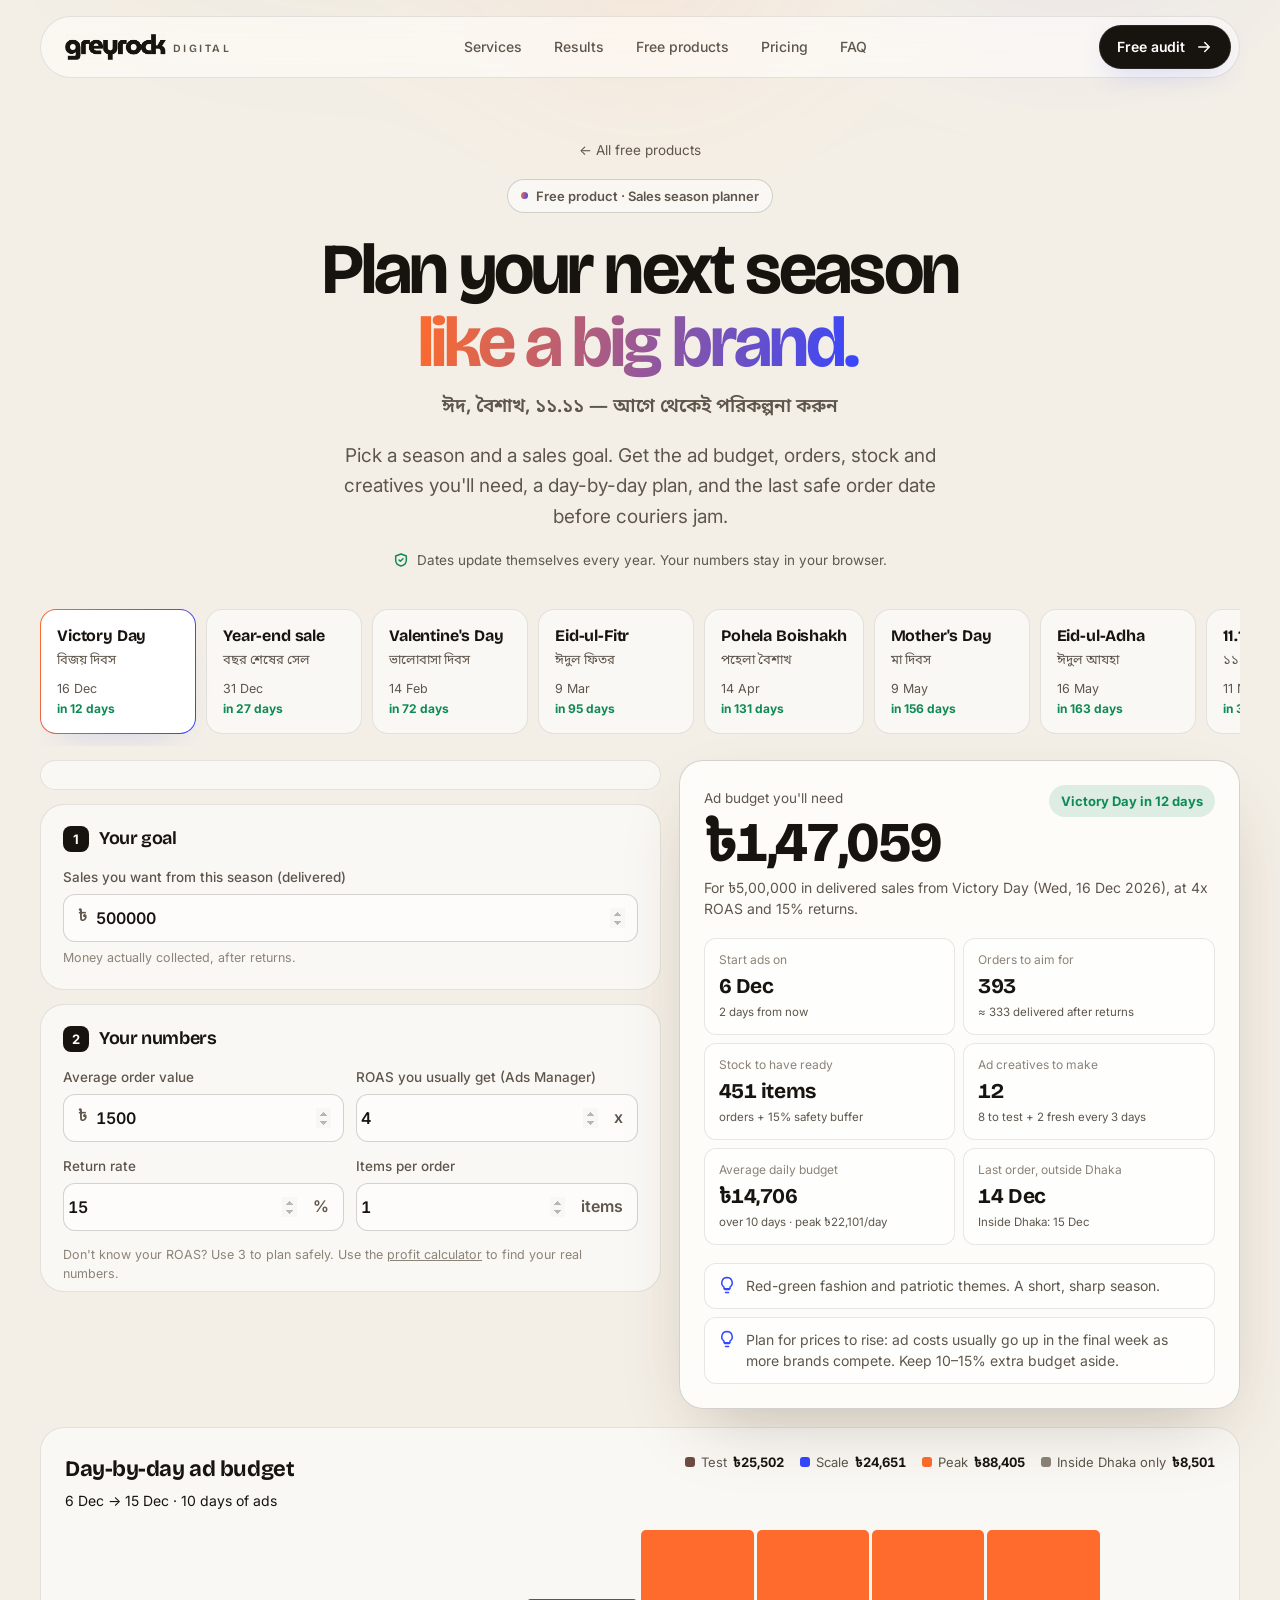
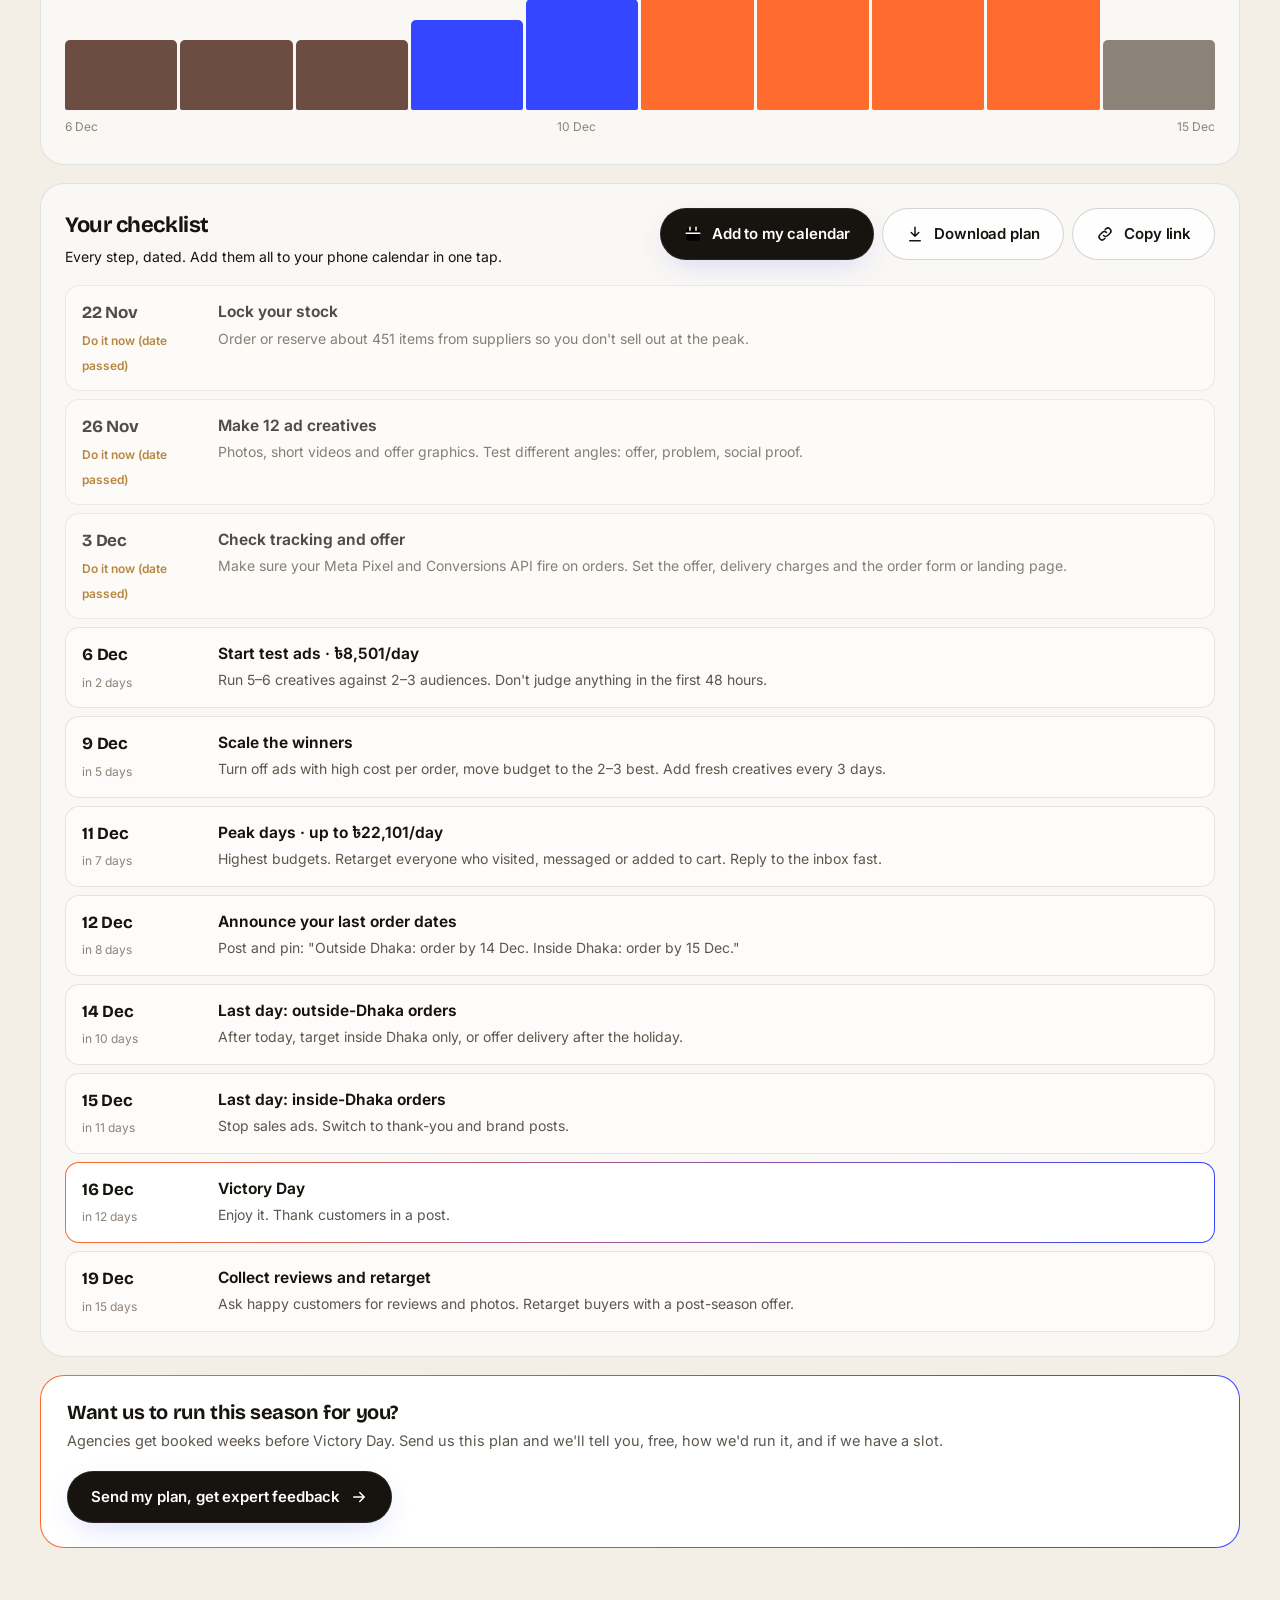
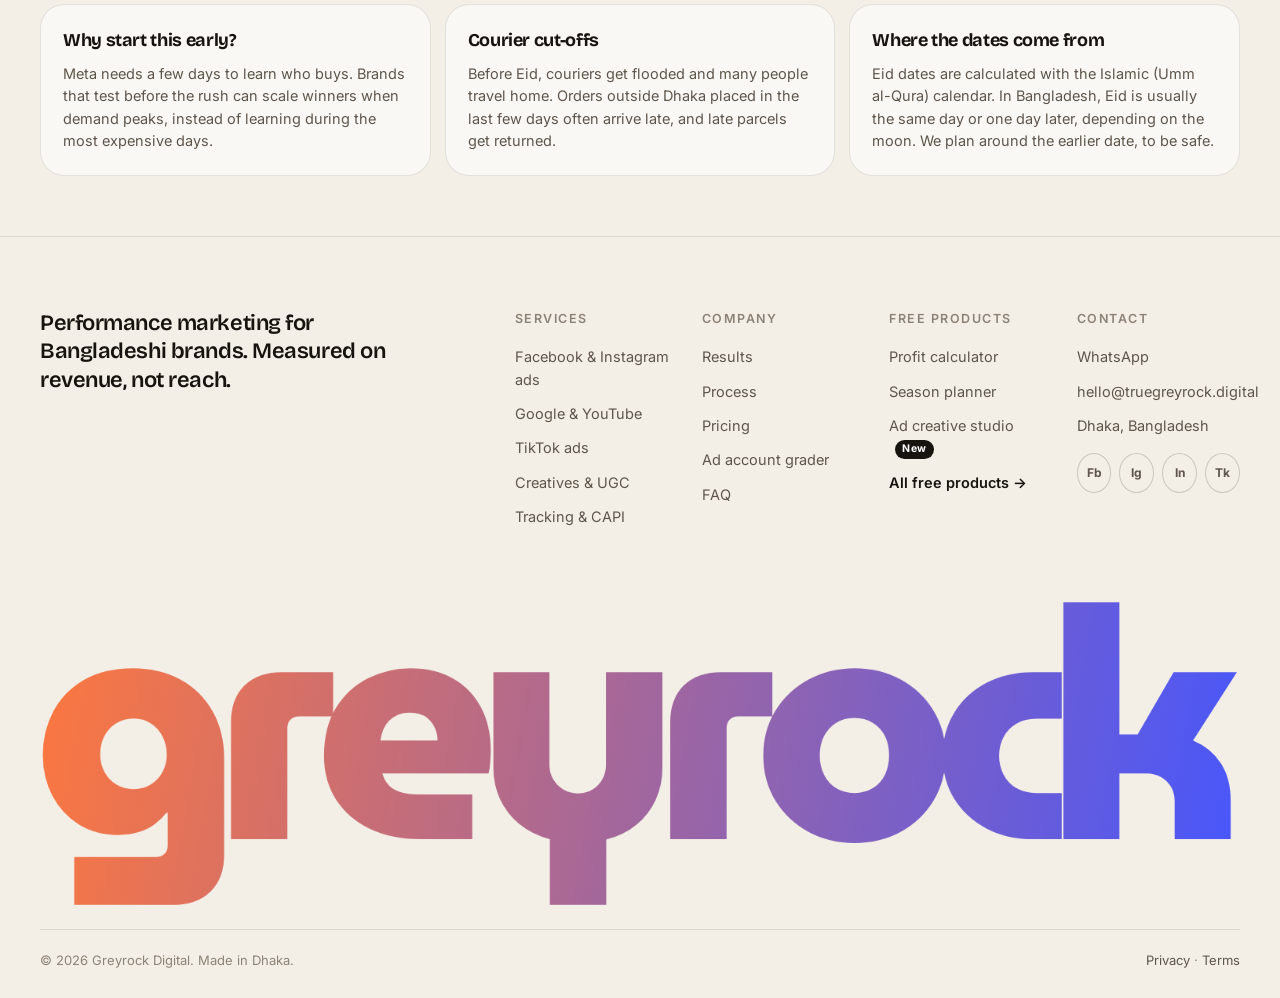
<file: tools/season-planner/index.html>
<!doctype html>
<html lang="en" data-theme="graphite">
<head>
  <meta name="robots" content="noindex, nofollow">
  <meta charset="utf-8" />
  <meta name="viewport" content="width=device-width, initial-scale=1" />
  <title>Free Eid & sales season planner for Bangladeshi sellers · Greyrock Digital</title>
  <meta name="description" content="Plan your Eid, Pohela Boishakh or 11.11 campaign: ad budget, orders, stock, creatives, a day-by-day plan and courier cut-off dates. Free sales season planner for Bangladeshi businesses." />
  <meta name="theme-color" content="#0A0C0F" />
  <meta property="og:title" content="Plan your Eid sale like a big brand" />
  <meta property="og:description" content="Free planner: budget, stock, creatives and a day-by-day plan for every sales season in Bangladesh." />
  <script src="/assets/js/site-data.js"></script>
  <script src="/assets/js/defaults.js"></script>
  <script src="/assets/js/site-config.js"></script>
  <link rel="preconnect" href="https://fonts.googleapis.com" />
  <link rel="preconnect" href="https://fonts.gstatic.com" crossorigin />
  <link href="https://fonts.googleapis.com/css2?family=Bricolage+Grotesque:opsz,wght@12..96,400..800&family=Inter:wght@400;500;600;700&family=Noto+Sans+Bengali:wght@500;600;700;800&display=swap" rel="stylesheet" />
  <link rel="stylesheet" href="/assets/css/styles.css" />
  <link rel="stylesheet" href="/assets/css/sections.css" />
  <link rel="stylesheet" href="/tools/tools.css" />
</head>
<body>
  <a class="skip-link" href="#main">Skip to content</a>

  <header class="nav-wrap">
    <nav class="nav glass" aria-label="Primary">
      <a href="/" class="brand" aria-label="Greyrock Digital home"><span class="brand-mark" aria-hidden="true"></span><span class="brand-sub" aria-hidden="true">digital</span></a>
      <ul class="nav-links">
        <li><a href="/#services">Services</a></li>
        <li><a href="/#results">Results</a></li>
        <li><a href="/tools/" aria-current="page">Free products</a></li>
        <li><a href="/#pricing">Pricing</a></li>
        <li><a href="/#faq">FAQ</a></li>
      </ul>
      <div class="nav-actions">
        <button class="btn btn-primary btn-sm js-open-lead" data-source="tool:season-planner">Free audit
          <svg class="arrow" viewBox="0 0 24 24" aria-hidden="true"><path d="M5 12h14M13 6l6 6-6 6"/></svg></button>
        <button class="icon-btn nav-toggle" aria-label="Open menu" aria-expanded="false" aria-controls="mobile-menu"><svg viewBox="0 0 24 24" aria-hidden="true"><path d="M4 7h16M4 12h16M4 17h16"/></svg></button>
      </div>
    </nav>
    <div class="mobile-menu glass" id="mobile-menu" hidden>
      <a href="/#services">Services</a><a href="/#results">Results</a><a href="/tools/">Free products</a><a href="/#pricing">Pricing</a><a href="/#faq">FAQ</a>
    </div>
  </header>

  <main id="main">
    <section class="tool-page" id="planner" aria-labelledby="plan-title">
      <div class="tool-glow" aria-hidden="true"><i></i><i></i><i></i></div>
      <div class="container">
        <header class="tool-head sr">
          <a class="crumb" href="/tools/">← All free products</a>
          <span class="kicker"><i></i>Free product · Sales season planner</span>
          <h1 id="plan-title" class="h2">Plan your next season<br /><span class="grad-text">like a big brand.</span></h1>
          <p class="bn" lang="bn">ঈদ, বৈশাখ, ১১.১১ — আগে থেকেই পরিকল্পনা করুন</p>
          <p class="lead">Pick a season and a sales goal. Get the ad budget, orders, stock and creatives you'll need, a day-by-day plan, and the last safe order date before couriers jam.</p>
          <span class="privacy-note"><svg viewBox="0 0 24 24" aria-hidden="true"><path d="M12 3 4 6v6c0 5 3.5 8 8 9 4.5-1 8-4 8-9V6z"/><path d="m9 12 2 2 4-4"/></svg>Dates update themselves every year. Your numbers stay in your browser.</span>
        </header>

        <div class="season-row sr" role="radiogroup" aria-label="Choose a season" id="seasons"></div>
        <div class="custom-season card" id="custom-box" hidden>
          <div class="crow">
            <div class="cfield"><label for="cs-name">Season name</label><div class="affix"><input id="cs-name" placeholder="e.g. Durga Puja, our anniversary sale" maxlength="40" /></div></div>
            <div class="cfield"><label for="cs-date">Main day</label><div class="affix"><input id="cs-date" type="date" /></div></div>
          </div>
        </div>
        <p class="moon-note" id="moon-note" hidden></p>

        <div class="calc plan-grid">
          <form class="calc-inputs" id="plan-form" novalidate onsubmit="return false">
            <div class="import-note card" id="import-note" hidden></div>
            <fieldset class="cgroup sr">
              <legend><b>1</b>Your goal</legend>
              <div class="cfield"><label for="p-goal">Sales you want from this season (delivered)</label><div class="affix"><span>৳</span><input id="p-goal" data-k="goal" type="number" inputmode="decimal" min="0" step="10000" /></div><p class="chelp">Money actually collected, after returns.</p></div>
            </fieldset>
            <fieldset class="cgroup sr">
              <legend><b>2</b>Your numbers</legend>
              <div class="crow">
                <div class="cfield"><label for="p-aov">Average order value</label><div class="affix"><span>৳</span><input id="p-aov" data-k="aov" type="number" inputmode="decimal" min="1" step="50" /></div></div>
                <div class="cfield"><label for="p-roas">ROAS you usually get (Ads Manager)</label><div class="affix"><input id="p-roas" data-k="roas" type="number" inputmode="decimal" min="0.5" step="0.1" /><span class="suf">x</span></div></div>
              </div>
              <div class="crow">
                <div class="cfield"><label for="p-ret">Return rate</label><div class="affix"><input id="p-ret" data-k="ret" type="number" inputmode="decimal" min="0" max="80" step="1" /><span class="suf">%</span></div></div>
                <div class="cfield"><label for="p-items">Items per order</label><div class="affix"><input id="p-items" data-k="items" type="number" inputmode="decimal" min="1" step="0.1" /><span class="suf">items</span></div></div>
              </div>
              <p class="chelp">Don't know your ROAS? Use 3 to plan safely. Use the <a href="/tools/profit-calculator/">profit calculator</a> to find your real numbers.</p>
            </fieldset>
          </form>

          <div class="calc-results" aria-live="polite">
            <section class="res glass-strong" aria-labelledby="pr-title">
              <div class="res-top">
                <div><span class="res-label" id="pr-title">Ad budget you'll need</span><b class="res-big" id="r-budget">৳0</b></div>
                <span class="verdict good" id="r-count"></span>
              </div>
              <p class="res-sub" id="r-sub"></p>
              <div class="res-kpis">
                <div class="rk"><span>Start ads on</span><b id="k-start"></b><small id="k-start-s"></small></div>
                <div class="rk"><span>Orders to aim for</span><b id="k-orders"></b><small id="k-orders-s"></small></div>
                <div class="rk"><span>Stock to have ready</span><b id="k-stock"></b><small>orders + 15% safety buffer</small></div>
                <div class="rk"><span>Ad creatives to make</span><b id="k-creatives"></b><small id="k-creatives-s"></small></div>
                <div class="rk"><span>Average daily budget</span><b id="k-daily"></b><small id="k-daily-s"></small></div>
                <div class="rk" id="rk-cut"><span>Last order, outside Dhaka</span><b id="k-cut"></b><small id="k-cut-s"></small></div>
              </div>
              <ul class="insights" id="p-insights"></ul>
            </section>
          </div>
        </div>

        <section class="card timeline-card sr" aria-labelledby="tl-title">
          <div class="card-row"><div><h2 id="tl-title">Day-by-day ad budget</h2><p class="muted" id="tl-sub"></p></div>
            <ul class="phase-legend" id="phase-legend"></ul></div>
          <div class="tl" id="timeline" role="img"></div>
          <div class="tl-axis" id="tl-axis" aria-hidden="true"></div>
        </section>

        <section class="card checklist-card sr" aria-labelledby="cl-title">
          <div class="card-row"><div><h2 id="cl-title">Your checklist</h2><p class="muted">Every step, dated. Add them all to your phone calendar in one tap.</p></div>
            <div class="res-actions">
              <button class="btn btn-primary" id="dl-ics"><svg viewBox="0 0 24 24" aria-hidden="true" style="width:18px;height:18px"><rect x="3" y="5" width="18" height="16" rx="2"/><path d="M16 3v4M8 3v4M3 11h18"/></svg>Add to my calendar</button>
              <button class="btn btn-ghost" id="dl-plan"><svg viewBox="0 0 24 24" aria-hidden="true" style="width:18px;height:18px"><path d="M12 3v12M7 10l5 5 5-5M5 21h14"/></svg>Download plan</button>
              <button class="btn btn-ghost" id="copy-link"><svg viewBox="0 0 24 24" aria-hidden="true" style="width:18px;height:18px"><path d="M10 14a4 4 0 0 0 5.7 0l3-3a4 4 0 0 0-5.7-5.7l-1 1"/><path d="M14 10a4 4 0 0 0-5.7 0l-3 3a4 4 0 0 0 5.7 5.7l1-1"/></svg><span>Copy link</span></button>
            </div></div>
          <ol class="checklist" id="checklist"></ol>
        </section>

        <section class="res-cta plan-cta sr" aria-labelledby="pcta-title">
          <div>
            <h3 id="pcta-title">Want us to run this season for you?</h3>
            <p id="pcta-text">Agencies get booked weeks before every big season. Send us this plan and we'll tell you, free, how we'd run it.</p>
          </div>
          <button class="btn btn-primary" id="plan-cta">Send my plan, get expert feedback
            <svg class="arrow" viewBox="0 0 24 24" aria-hidden="true"><path d="M5 12h14M13 6l6 6-6 6"/></svg></button>
        </section>

        <div class="explain">
          <div class="card sr"><h3>Why start this early?</h3><p>Meta needs a few days to learn who buys. Brands that test before the rush can scale winners when demand peaks, instead of learning during the most expensive days.</p></div>
          <div class="card sr" style="--d:80ms"><h3>Courier cut-offs</h3><p>Before Eid, couriers get flooded and many people travel home. Orders outside Dhaka placed in the last few days often arrive late, and late parcels get returned.</p></div>
          <div class="card sr" style="--d:160ms"><h3>Where the dates come from</h3><p>Eid dates are calculated with the Islamic (Umm al-Qura) calendar. In Bangladesh, Eid is usually the same day or one day later, depending on the moon. We plan around the earlier date, to be safe.</p></div>
        </div>
      </div>
    </section>
  </main>

  <footer class="footer">
    <div class="container">
      <div class="foot-top">
        <div class="foot-brand"><p class="foot-pitch">Performance marketing for Bangladeshi brands. Measured on revenue, not reach.</p></div>
        <nav class="foot-cols" aria-label="Footer">
          <div><h3>Services</h3><a href="/#services">Facebook &amp; Instagram ads</a><a href="/#services">Google &amp; YouTube</a><a href="/#services">TikTok ads</a><a href="/#services">Creatives &amp; UGC</a><a href="/#services">Tracking &amp; CAPI</a></div>
          <div><h3>Company</h3><a href="/#results">Results</a><a href="/#process">Process</a><a href="/#pricing">Pricing</a><a href="/#grader">Ad account grader</a><a href="/#faq">FAQ</a></div>
          <div><h3>Free products</h3><a href="/tools/profit-calculator/">Profit calculator</a><a href="/tools/season-planner/">Season planner</a><a href="/tools/ad-studio/">Ad creative studio <i class="new-tag">New</i></a><a href="/tools/" class="foot-all">All free products →</a></div>
          <div><h3>Contact</h3><a href="#" class="js-wa" target="_blank" rel="noopener">WhatsApp</a><a href="mailto:hello@truegreyrock.digital" data-content="email">hello@truegreyrock.digital</a><span>Dhaka, Bangladesh</span>
            <div class="socials"><a href="#" aria-label="Facebook">Fb</a><a href="#" aria-label="Instagram">Ig</a><a href="#" aria-label="LinkedIn">In</a><a href="#" aria-label="TikTok">Tk</a></div></div>
        </nav>
      </div>
      <div class="foot-mark" aria-hidden="true"></div>
      <div class="foot-bottom"><span>© <span id="year">2026</span> Greyrock Digital. Made in Dhaka.</span><span><a href="#">Privacy</a> · <a href="#">Terms</a></span></div>
    </div>
  </footer>

  <dialog class="modal glass-strong" id="lead-modal" aria-labelledby="lead-title">
    <button class="icon-btn modal-close" aria-label="Close" data-close><svg viewBox="0 0 24 24" aria-hidden="true"><path d="M6 6l12 12M18 6 6 18"/></svg></button>
    <div class="modal-body" data-step="form">
      <p class="modal-kicker">Free plan review</p>
      <h2 id="lead-title">Where should we send our feedback?</h2>
      <p class="modal-sub">We'll review your season plan and reply on WhatsApp within 24 hours.</p>
      <form id="lead-form" novalidate>
        <div class="field"><label for="lf-name">Your name</label><input id="lf-name" name="name" autocomplete="name" required /><p class="field-error" data-for="name"></p></div>
        <div class="field"><label for="lf-phone">WhatsApp number</label><div class="phone"><span class="phone-prefix">+880</span><input id="lf-phone" name="phone" type="tel" inputmode="tel" autocomplete="tel-national" placeholder="1XXX-XXXXXX" required /></div><p class="field-error" data-for="phone"></p></div>
        <div class="field"><label for="lf-url">Facebook page or website (optional)</label><input id="lf-url" name="url" inputmode="url" /></div>
        <div class="field"><label for="lf-industry">Industry</label><select id="lf-industry" name="industry"></select></div>
        <input type="hidden" name="source" />
        <button type="submit" class="btn btn-primary btn-block"><span class="btn-label">Send my plan</span><span class="spinner" aria-hidden="true"></span></button>
        <p class="fine center">Your season plan is attached so we can help. Or <a href="#" class="js-wa" target="_blank" rel="noopener">message us on WhatsApp</a>.</p>
      </form>
    </div>
    <div class="modal-body success" data-step="success" hidden>
      <div class="success-icon" aria-hidden="true"><svg viewBox="0 0 24 24"><path d="m5 12 4.5 4.5L19 7"/></svg></div>
      <h2 tabindex="-1">Plan received. Talk soon.</h2>
      <p class="modal-sub">We'll message you on WhatsApp within 24 hours.</p>
      <a href="#" class="btn btn-primary btn-block js-wa" target="_blank" rel="noopener">Chat on WhatsApp now</a>
    </div>
  </dialog>

  <script src="/assets/js/tracker.js" defer></script>
  <script src="/tools/tools.js" defer></script>
  <script src="/tools/season-planner/planner.js" defer></script>
</body>
</html>
</file>
<file: assets/css/styles.css>
/* =========================================================
   Greyrock Digital — design tokens
   Three candidate theme directions; swap via [data-theme].
   Components only ever reference tokens, never raw hex.
   ========================================================= */

:root {
  --font-display: "Bricolage Grotesque", "Noto Sans Bengali", system-ui, sans-serif;
  --font-body: "Inter", "Noto Sans Bengali", system-ui, sans-serif;
  --font-taka: "Noto Sans Bengali", var(--font-body);

  --radius-sm: 10px;
  --radius: 16px;
  --radius-lg: 24px;
  --radius-pill: 999px;

  --ease-out: cubic-bezier(.16, 1, .3, 1);
  --ease-spring: cubic-bezier(.34, 1.56, .64, 1);

  --container: 1200px;
}

/* A — Graphite Aurora (recommended): grey rock + your mint→periwinkle logo gradient */
[data-theme="graphite"] {
  color-scheme: dark;
  --bg: #0A0C0F;
  --bg-elev: #111419;
  --surface: rgba(255, 255, 255, .035);
  --surface-2: rgba(255, 255, 255, .07);
  --border: rgba(255, 255, 255, .09);
  --border-strong: rgba(255, 255, 255, .16);
  --text: #EEF1F4;
  --text-muted: #9BA4AF;
  --text-dim: #6B7480;
  --a1: #A8F5D4;
  --a2: #8FB4FF;
  --a3: #4C6FAE;
  --grad: linear-gradient(100deg, var(--a1) 0%, var(--a2) 100%);
  --btn-bg: var(--grad);
  --btn-text: #07130E;
  --glow-1: rgba(143, 180, 255, .50);
  --glow-2: rgba(168, 245, 212, .30);
  --glow-3: rgba(76, 111, 174, .70);
  --positive: #7CF0B5;
  --spend: #9BA4AF;
  --shadow: 0 30px 80px -20px rgba(0, 0, 0, .7);
  --noise-opacity: .07;
}

/* B — Electric Night: indigo + magenta, closest to your social posts */
[data-theme="electric"] {
  color-scheme: dark;
  --bg: #06061A;
  --bg-elev: #0D0C26;
  --surface: rgba(255, 255, 255, .04);
  --surface-2: rgba(255, 255, 255, .08);
  --border: rgba(160, 150, 255, .14);
  --border-strong: rgba(160, 150, 255, .26);
  --text: #F3F2FF;
  --text-muted: #A9A7CC;
  --text-dim: #6E6C96;
  --a1: #8A7DFF;
  --a2: #FF4FD8;
  --a3: #3A2BE0;
  --grad: linear-gradient(100deg, var(--a1) 0%, var(--a2) 100%);
  --btn-bg: linear-gradient(100deg, #5B47F5 0%, #C21FA6 100%);
  --btn-text: #FFFFFF;
  --glow-1: rgba(91, 71, 245, .55);
  --glow-2: rgba(255, 79, 216, .30);
  --glow-3: rgba(58, 43, 224, .55);
  --positive: #6CF5C2;
  --spend: #A9A7CC;
  --shadow: 0 30px 80px -20px rgba(4, 2, 30, .8);
  --noise-opacity: .07;
}

/* C — Sandstone: light, warm, editorial (from your beige/brown logo) */
[data-theme="sandstone"] {
  color-scheme: light;
  --bg: #F4EFE6;
  --bg-elev: #FFFFFF;
  --surface: rgba(255, 255, 255, .55);
  --surface-2: rgba(255, 255, 255, .85);
  --border: rgba(23, 20, 15, .10);
  --border-strong: rgba(23, 20, 15, .18);
  --text: #17140F;
  --text-muted: #5E564C;
  --text-dim: #8C8378;
  --a1: #FF6B2C;
  --a2: #3446FF;
  --a3: #6D4C41;
  --grad: linear-gradient(100deg, var(--a1) 0%, var(--a2) 100%);
  --btn-bg: #17140F;
  --btn-text: #FFFFFF;
  --glow-1: rgba(52, 70, 255, .20);
  --glow-2: rgba(255, 107, 44, .22);
  --glow-3: rgba(109, 76, 65, .14);
  --positive: #0F8A55;
  --spend: #8C8378;
  --shadow: 0 30px 70px -25px rgba(60, 40, 20, .28);
  --noise-opacity: .05;
}

/* =========================================================
   Base
   ========================================================= */
*, *::before, *::after { box-sizing: border-box; }
html { -webkit-text-size-adjust: 100%; scroll-behavior: smooth; }
body {
  margin: 0;
  background: var(--bg);
  color: var(--text);
  font-family: var(--font-body);
  font-size: 16px;
  line-height: 1.55;
  -webkit-font-smoothing: antialiased;
  overflow-x: hidden;
  transition: background-color .5s var(--ease-out), color .5s var(--ease-out);
}
img, svg { display: block; max-width: 100%; }
a { color: inherit; }
button, input, select { font: inherit; color: inherit; }
button { cursor: pointer; }

:focus-visible {
  outline: 2px solid var(--a2);
  outline-offset: 3px;
  border-radius: 6px;
}

.sr-only {
  position: absolute; width: 1px; height: 1px; padding: 0; margin: -1px;
  overflow: hidden; clip: rect(0 0 0 0); white-space: nowrap; border: 0;
}
.skip-link {
  position: absolute; left: 16px; top: -60px; z-index: 100;
  background: var(--bg-elev); color: var(--text); padding: 10px 16px; border-radius: var(--radius-sm);
}
.skip-link:focus { top: 16px; }

.container { width: min(100% - 32px, var(--container)); margin-inline: auto; }

.tk { font-family: var(--font-taka); font-weight: inherit; letter-spacing: 0; margin-right: .04em; }

svg path { stroke: currentColor; stroke-width: 2; fill: none; stroke-linecap: round; stroke-linejoin: round; }

/* Glass surfaces */
.glass {
  background: color-mix(in oklab, var(--bg-elev) 55%, transparent);
  border: 1px solid var(--border);
  backdrop-filter: blur(16px) saturate(140%);
  -webkit-backdrop-filter: blur(16px) saturate(140%);
}
.glass-strong {
  background: color-mix(in oklab, var(--bg-elev) 78%, transparent);
  border: 1px solid var(--border-strong);
  backdrop-filter: blur(24px) saturate(150%);
  -webkit-backdrop-filter: blur(24px) saturate(150%);
  box-shadow: var(--shadow);
}

/* =========================================================
   Buttons
   ========================================================= */
.btn {
  --h: 52px;
  position: relative;
  display: inline-flex; align-items: center; justify-content: center; gap: 10px;
  min-height: var(--h); padding: 0 24px;
  border: 0; border-radius: var(--radius-pill);
  font-weight: 600; font-size: 15px; letter-spacing: -.01em;
  text-decoration: none; white-space: nowrap;
  overflow: hidden; isolation: isolate;
  transition: transform .25s var(--ease-out), box-shadow .25s var(--ease-out), opacity .2s;
}
.btn .arrow { width: 18px; height: 18px; transition: transform .3s var(--ease-out); }
.btn:hover .arrow { transform: translateX(3px); }
.btn:active { transform: scale(.97); }

.btn-primary {
  background: var(--btn-bg);
  color: var(--btn-text);
  box-shadow: 0 0 0 1px rgba(255,255,255,.08) inset, 0 10px 30px -8px var(--glow-1);
}
.btn-primary:hover { box-shadow: 0 0 0 1px rgba(255,255,255,.12) inset, 0 14px 40px -6px var(--glow-1); }
/* shine sweep */
.btn-primary::after {
  content: ""; position: absolute; inset: 0; z-index: -1;
  background: linear-gradient(110deg, transparent 30%, rgba(255,255,255,.45) 50%, transparent 70%);
  transform: translateX(-120%);
}
.btn-primary:hover::after { transform: translateX(120%); transition: transform .8s var(--ease-out); }

.btn-sm { --h: 44px; padding: 0 18px; font-size: 14px; }
.btn-block { width: 100%; }

.icon-btn {
  display: inline-grid; place-items: center;
  width: 44px; height: 44px; border-radius: var(--radius-pill);
  background: var(--surface-2); border: 1px solid var(--border); color: var(--text);
  transition: background .2s, transform .2s var(--ease-out);
}
.icon-btn:hover { background: var(--border-strong); }
.icon-btn svg { width: 20px; height: 20px; }
.icon-btn svg path { stroke-width: 1.8; }
.js-wa svg path:first-child { }

/* WhatsApp glyphs are filled, not stroked */
.nav-actions .js-wa svg path, .wa-float svg path { fill: currentColor; stroke: none; }

/* =========================================================
   Nav
   ========================================================= */
.nav-wrap {
  position: fixed; inset: 16px 0 auto; z-index: 50;
  width: min(100% - 32px, var(--container)); margin-inline: auto;
}
.nav {
  display: flex; align-items: center; justify-content: space-between; gap: 16px;
  padding: 8px 8px 8px 22px; border-radius: var(--radius-pill);
  transition: background .3s, box-shadow .3s, border-color .3s;
}
.nav-wrap.scrolled .nav { box-shadow: var(--shadow); border-color: var(--border-strong); }

.brand { display: flex; align-items: baseline; gap: 6px; text-decoration: none; min-height: 44px; align-items: center; }
.brand-mark {
  display: block; width: 104px; aspect-ratio: 1529 / 395;
  background: var(--text);
  -webkit-mask: url("../img/wm-greyrock.png") no-repeat center / contain;
          mask: url("../img/wm-greyrock.png") no-repeat center / contain;
}
.brand-sub {
  font-family: var(--font-display); font-weight: 600; font-size: 11px;
  letter-spacing: .22em; text-transform: uppercase; color: var(--text-muted);
  transform: translateY(2px);
}

.nav-links { display: flex; gap: 4px; list-style: none; margin: 0; padding: 0; }
.nav-links a {
  display: block; padding: 10px 14px; border-radius: var(--radius-pill);
  font-size: 14px; font-weight: 500; color: var(--text-muted); text-decoration: none;
  transition: color .2s, background .2s;
}
.nav-links a:hover { color: var(--text); background: var(--surface-2); }

.nav-actions { display: flex; align-items: center; gap: 8px; }
.nav-toggle { display: none; }

.mobile-menu {
  margin-top: 8px; padding: 8px; border-radius: var(--radius);
  display: grid;
}
.mobile-menu[hidden] { display: none; }
.mobile-menu a { padding: 14px 16px; border-radius: var(--radius-sm); text-decoration: none; font-weight: 500; }
.mobile-menu a:hover { background: var(--surface-2); }

/* =========================================================
   Hero
   ========================================================= */
.hero { position: relative; padding: 148px 0 40px; overflow: hidden; }

.hero-bg { position: absolute; inset: 0; pointer-events: none; z-index: 0; }

.aurora { position: absolute; inset: -10% -10% 30%; filter: blur(90px); opacity: .9; }
.blob { position: absolute; border-radius: 50%; mix-blend-mode: screen; will-change: transform; }
[data-theme="sandstone"] .blob { mix-blend-mode: multiply; }
.b1 { width: 55vw; height: 40vw; left: 10%; top: -12%; background: radial-gradient(closest-side, var(--glow-3), transparent); animation: drift1 18s ease-in-out infinite alternate; }
.b2 { width: 40vw; height: 34vw; right: 4%; top: 2%;  background: radial-gradient(closest-side, var(--glow-1), transparent); animation: drift2 22s ease-in-out infinite alternate; }
.b3 { width: 36vw; height: 30vw; left: 30%; top: 20%; background: radial-gradient(closest-side, var(--glow-2), transparent); animation: drift3 26s ease-in-out infinite alternate; }
@keyframes drift1 { to { transform: translate(8vw, 6vw) scale(1.15); } }
@keyframes drift2 { to { transform: translate(-10vw, 8vw) scale(.9); } }
@keyframes drift3 { to { transform: translate(-6vw, -4vw) scale(1.2); } }

.grid-lines {
  position: absolute; inset: 0;
  background-image:
    linear-gradient(to right, var(--border) 1px, transparent 1px),
    linear-gradient(to bottom, var(--border) 1px, transparent 1px);
  background-size: 72px 72px;
  -webkit-mask-image: radial-gradient(ellipse 70% 50% at 50% 30%, #000 20%, transparent 75%);
          mask-image: radial-gradient(ellipse 70% 50% at 50% 30%, #000 20%, transparent 75%);
  opacity: .55;
}
.spotlight {
  position: absolute; inset: 0;
  background: radial-gradient(600px circle at var(--mx, 50%) var(--my, 20%), var(--glow-2), transparent 60%);
  opacity: .5; transition: opacity .4s;
}
.noise {
  position: absolute; inset: 0; opacity: var(--noise-opacity); mix-blend-mode: overlay;
  background-image: url("data:image/svg+xml,%3Csvg xmlns='http://www.w3.org/2000/svg' width='200' height='200'%3E%3Cfilter id='n'%3E%3CfeTurbulence type='fractalNoise' baseFrequency='.85' numOctaves='3' stitchTiles='stitch'/%3E%3C/filter%3E%3Crect width='100%25' height='100%25' filter='url(%23n)'/%3E%3C/svg%3E");
}

.hero-inner { position: relative; z-index: 2; display: flex; flex-direction: column; align-items: center; text-align: center; }

.eyebrow {
  display: inline-flex; align-items: center; gap: 10px;
  padding: 8px 14px 8px 12px; min-height: 40px;
  border-radius: var(--radius-pill); border: 1px solid var(--border-strong);
  background: var(--surface); color: var(--text-muted);
  font-size: 13.5px; text-decoration: none;
  transition: border-color .2s, color .2s;
}
.eyebrow strong { color: var(--text); font-weight: 600; }
.eyebrow .arrow { width: 14px; height: 14px; transition: transform .3s var(--ease-out); }
.eyebrow:hover { color: var(--text); border-color: var(--a2); }
.eyebrow:hover .arrow { transform: translateX(3px); }

.pulse {
  position: relative; width: 8px; height: 8px; border-radius: 50%; background: var(--positive); flex: none;
}
.pulse::after {
  content: ""; position: absolute; inset: -4px; border-radius: 50%;
  border: 2px solid var(--positive); opacity: 0; animation: ping 1.8s var(--ease-out) infinite;
}
@keyframes ping { 0% { transform: scale(.4); opacity: .9; } 100% { transform: scale(1.6); opacity: 0; } }

.hero-title {
  margin: 28px 0 0;
  font-family: var(--font-display);
  font-weight: 700;
  font-size: clamp(42px, 7.4vw, 104px);
  line-height: .98;
  letter-spacing: -.045em;
  font-variation-settings: "opsz" 96;
  text-wrap: balance;
}
.hero-title .line { display: block; }
.hero-title .tk { font-weight: 800; }
.grad-text {
  background: var(--grad);
  -webkit-background-clip: text; background-clip: text; color: transparent;
  padding-right: .06em; /* avoid clipping the period */
}
/* word reveal (JS wraps words in .w) */
.hero-title .w { display: inline-block; }
.js .hero-title .w { opacity: 0; transform: translateY(.45em); filter: blur(10px); }
.is-ready .hero-title .w {
  opacity: 1; transform: none; filter: none;
  transition: opacity .9s var(--ease-out), transform .9s var(--ease-out), filter .9s var(--ease-out);
  transition-delay: calc(var(--i) * 70ms + 100ms);
}
/* the gradient phrase is one unit so the gradient stays continuous */
.hero-title .grad-text.w { display: inline-block; }

.hero-sub {
  max-width: 600px; margin: 26px 0 0;
  font-size: clamp(16px, 1.6vw, 19px); color: var(--text-muted); line-height: 1.6;
  text-wrap: pretty;
}
.hero-sub em { font-style: normal; color: var(--text); font-weight: 500; }

/* fade-up utility for the rest of hero content */
.reveal { opacity: 0; transform: translateY(16px); }
.is-ready .reveal { opacity: 1; transform: none; transition: opacity .8s var(--ease-out), transform .8s var(--ease-out); transition-delay: var(--d, 0ms); }

/* Capture form */
.capture {
  display: flex; align-items: center; gap: 8px;
  width: min(100%, 560px); margin-top: 36px; padding: 6px 6px 6px 22px;
  border-radius: var(--radius-pill); text-align: left;
  border-color: var(--border-strong);
  transition: border-color .2s, box-shadow .3s;
}
.capture:focus-within { border-color: var(--a2); box-shadow: 0 0 0 4px color-mix(in oklab, var(--a2) 18%, transparent); }
.capture-field { flex: 1; min-width: 0; display: flex; flex-direction: column; }
.capture-field label { font-size: 11.5px; font-weight: 600; letter-spacing: .02em; color: var(--text-muted); }
.capture-field input {
  border: 0; background: transparent; outline: none; padding: 2px 0 0;
  font-size: 16px; color: var(--text); min-height: 28px;
}
.capture-field input::placeholder { color: var(--text-dim); }
.capture.has-error { border-color: #FF6B6B; }

.field-error { min-height: 0; margin: 8px 0 0; font-size: 13.5px; color: #FF8A8A; }
[data-theme="sandstone"] .field-error { color: #C0392B; }
.field-error:empty { display: none; }

.assurances {
  display: flex; flex-wrap: wrap; justify-content: center; gap: 8px 22px;
  list-style: none; margin: 18px 0 0; padding: 0;
  font-size: 13.5px; color: var(--text-muted);
}
.assurances li { display: flex; align-items: center; gap: 7px; }
.assurances svg { width: 16px; height: 16px; color: var(--positive); }
.assurances svg path { stroke-width: 2.4; }

/* Stats */
.stats {
  display: grid; grid-template-columns: repeat(4, 1fr);
  width: min(100%, 860px); margin: 56px 0 0; padding: 0;
  border-top: 1px solid var(--border);
}
.stat { padding: 22px 12px 0; position: relative; }
.stat + .stat::before { content: ""; position: absolute; left: 0; top: 22px; bottom: 4px; width: 1px; background: var(--border); }
.stat dt { order: 2; font-size: 13px; color: var(--text-muted); margin-top: 4px; }
.stat { display: flex; flex-direction: column; }
.stat dd {
  order: 1; margin: 0;
  font-family: var(--font-display); font-weight: 700; font-size: clamp(26px, 3vw, 38px);
  letter-spacing: -.03em; line-height: 1.1; font-variant-numeric: tabular-nums;
}

/* =========================================================
   Stage + console (growth simulator)
   ========================================================= */
.stage {
  position: relative; z-index: 2;
  width: min(100% - 32px, 1240px); margin: 72px auto 0;
  perspective: 1800px;
}
.horizon {
  position: absolute; left: 50%; top: -40px; width: 150%; aspect-ratio: 3 / 1;
  transform: translateX(-50%);
  border-radius: 50%;
  border-top: 1.5px solid color-mix(in oklab, var(--a2) 80%, white);
  box-shadow: 0 -20px 80px -10px var(--glow-1), inset 0 30px 80px -30px var(--glow-1);
  -webkit-mask-image: linear-gradient(to bottom, #000 0%, transparent 35%);
          mask-image: linear-gradient(to bottom, #000 0%, transparent 35%);
  opacity: .9; pointer-events: none;
}

.console {
  position: relative;
  border-radius: var(--radius-lg);
  transform-origin: 50% 0%;
  transform: rotateX(var(--tilt, 14deg)) scale(var(--scale, .94));
  transition: transform .15s linear;
  will-change: transform;
}
.console::before { /* top sheen */
  content: ""; position: absolute; inset: 0; border-radius: inherit; pointer-events: none;
  background: linear-gradient(180deg, rgba(255,255,255,.06), transparent 30%);
}
.console-bar {
  display: flex; align-items: center; gap: 14px;
  padding: 14px 18px; border-bottom: 1px solid var(--border);
  font-size: 13px; color: var(--text-muted);
}
.dots { display: flex; gap: 6px; }
.dots i { width: 10px; height: 10px; border-radius: 50%; background: var(--border-strong); }
.console-title { font-family: ui-monospace, "SF Mono", Menlo, Consolas, monospace; font-size: 12.5px; }
.live-pill {
  margin-left: auto; display: inline-flex; align-items: center; gap: 8px;
  padding: 4px 10px; border-radius: var(--radius-pill);
  background: color-mix(in oklab, var(--positive) 12%, transparent);
  color: var(--positive); font-weight: 600; font-size: 12px;
}
.live-pill .pulse { width: 6px; height: 6px; }

.console-grid {
  display: grid; grid-template-columns: 1.05fr 1.35fr .9fr; gap: 14px; padding: 14px;
}
.panel {
  background: var(--surface); border: 1px solid var(--border); border-radius: var(--radius);
  padding: 20px; min-width: 0; text-align: left;
}
.panel-head h2 { margin: 0; font-family: var(--font-display); font-size: 18px; font-weight: 650; letter-spacing: -.02em; }
.panel-head p { margin: 4px 0 0; font-size: 13.5px; color: var(--text-muted); }
.panel-head.row { display: flex; align-items: flex-start; justify-content: space-between; gap: 12px; }
.tag {
  font-size: 11.5px; font-weight: 600; padding: 3px 8px; border-radius: 6px;
  background: var(--surface-2); color: var(--text-muted); white-space: nowrap;
}

/* Industry chips */
.chips { display: flex; flex-wrap: wrap; gap: 6px; border: 0; padding: 0; margin: 16px 0 0; }
.chip {
  position: relative; display: inline-flex; align-items: center; gap: 6px;
  min-height: 36px; padding: 0 12px; border-radius: var(--radius-pill);
  border: 1px solid var(--border); background: transparent; color: var(--text-muted);
  font-size: 13px; font-weight: 500;
  transition: color .2s, border-color .2s, background .2s;
}
.chip:hover { color: var(--text); border-color: var(--border-strong); }
.chip input { position: absolute; opacity: 0; pointer-events: none; }
.chip:has(input:checked) { color: var(--btn-text); background: var(--btn-bg); border-color: transparent; }
.chip:has(input:focus-visible) { outline: 2px solid var(--a2); outline-offset: 2px; }

/* Slider */
.slider-block { margin-top: 22px; }
.slider-head { display: flex; justify-content: space-between; align-items: baseline; gap: 12px; }
.slider-head label { font-size: 13.5px; color: var(--text-muted); font-weight: 500; }
.slider-head output { font-family: var(--font-display); font-weight: 700; font-size: 22px; letter-spacing: -.02em; font-variant-numeric: tabular-nums; }
input[type="range"] {
  --p: 35%;
  -webkit-appearance: none; appearance: none; width: 100%; height: 28px; margin: 8px 0 0; background: transparent;
}
input[type="range"]::-webkit-slider-runnable-track {
  height: 6px; border-radius: 6px;
  background: linear-gradient(90deg, var(--a1), var(--a2)) 0 / var(--p) 100% no-repeat, var(--surface-2);
}
input[type="range"]::-moz-range-track { height: 6px; border-radius: 6px; background: var(--surface-2); }
input[type="range"]::-moz-range-progress { height: 6px; border-radius: 6px; background: linear-gradient(90deg, var(--a1), var(--a2)); }
input[type="range"]::-webkit-slider-thumb {
  -webkit-appearance: none; width: 24px; height: 24px; margin-top: -9px; border-radius: 50%;
  background: #fff; border: 0; box-shadow: 0 0 0 6px color-mix(in oklab, var(--a2) 30%, transparent), 0 4px 12px rgba(0,0,0,.35);
  transition: transform .2s var(--ease-spring);
}
input[type="range"]::-moz-range-thumb {
  width: 24px; height: 24px; border-radius: 50%; background: #fff; border: 0;
  box-shadow: 0 0 0 6px color-mix(in oklab, var(--a2) 30%, transparent), 0 4px 12px rgba(0,0,0,.35);
}
input[type="range"]:active::-webkit-slider-thumb { transform: scale(1.15); }
input[type="range"]:focus-visible { outline: none; }
input[type="range"]:focus-visible::-webkit-slider-thumb { outline: 2px solid var(--a2); outline-offset: 4px; }
.slider-scale { display: flex; justify-content: space-between; font-size: 12px; color: var(--text-dim); }

/* KPIs */
.kpis { display: grid; grid-template-columns: 1fr 1fr; gap: 10px; margin: 20px 0 18px; }
.kpi {
  display: flex; flex-direction: column; gap: 2px;
  padding: 14px; border-radius: 12px; background: var(--surface); border: 1px solid var(--border);
}
.kpi-hero { grid-column: 1 / -1; position: relative; overflow: hidden; }
.kpi-hero::after {
  content: ""; position: absolute; right: -40px; top: -40px; width: 160px; height: 160px; border-radius: 50%;
  background: radial-gradient(closest-side, var(--glow-1), transparent); pointer-events: none;
}
.kpi-label { font-size: 12.5px; color: var(--text-muted); }
.kpi-value {
  font-family: var(--font-display); font-weight: 750; font-size: clamp(30px, 3.2vw, 40px);
  letter-spacing: -.035em; line-height: 1.1; font-variant-numeric: tabular-nums;
}
.kpi-value.sm { font-size: 22px; font-weight: 700; }
.kpi-delta {
  align-self: flex-start; margin-top: 6px; padding: 3px 9px; border-radius: var(--radius-pill);
  font-size: 12px; font-weight: 600;
  color: var(--positive); background: color-mix(in oklab, var(--positive) 12%, transparent);
}
.bump { animation: bump .45s var(--ease-spring); }
@keyframes bump { 40% { transform: scale(1.04); } }

.fine { margin: 12px 0 0; font-size: 12px; line-height: 1.5; color: var(--text-dim); }
.fine.center { text-align: center; }
.fine a { color: var(--text-muted); }

/* Chart */
.chart-panel { display: flex; flex-direction: column; }
.legend { display: flex; gap: 14px; list-style: none; margin: 0; padding: 0; font-size: 12.5px; color: var(--text-muted); }
.legend li { display: flex; align-items: center; gap: 6px; }
.sw { width: 14px; height: 3px; border-radius: 2px; display: inline-block; }
.sw-rev { background: var(--grad); }
.sw-spend { background: repeating-linear-gradient(90deg, var(--spend) 0 4px, transparent 4px 7px); }

.chart { position: relative; flex: 1; min-height: 260px; margin-top: 16px; }
.chart svg { width: 100%; height: 100%; overflow: visible; position: absolute; inset: 0; }
.chart .gridlines line { stroke: var(--border); stroke-width: 1; vector-effect: non-scaling-stroke; }
.chart .area, .chart .line-rev, .chart .line-spend { transition: d .7s var(--ease-out); }
.chart .area { fill: url(#g-area); stroke: none; }
.chart .line-rev { stroke: url(#g-line); stroke-width: 3; vector-effect: non-scaling-stroke; stroke-linecap: round; filter: drop-shadow(0 6px 14px var(--glow-1)); }
.chart .line-spend { stroke: var(--spend); stroke-width: 1.6; stroke-dasharray: 5 5; vector-effect: non-scaling-stroke; }
.js .chart svg { clip-path: inset(-20px 100% -20px 0); }
.js .chart.drawn svg { clip-path: inset(-20px -20px -20px 0); transition: clip-path 1.8s var(--ease-out) .2s; }
.chart-y { position: absolute; inset: 0; pointer-events: none; }
.chart-y > span {
  position: absolute; left: 0; transform: translateY(-120%);
  font-size: 11px; color: var(--text-dim); font-variant-numeric: tabular-nums;
}
.chart .cursor-line { stroke: var(--border-strong); stroke-width: 1; vector-effect: non-scaling-stroke; opacity: 0; }
.chart .cursor-dot { fill: var(--bg-elev); stroke: var(--a2); stroke-width: 3; opacity: 0; vector-effect: non-scaling-stroke; }
.chart.hovering .cursor-line, .chart.hovering .cursor-dot { opacity: 1; }
.chart-tip {
  position: absolute; top: 0; left: 0; pointer-events: none;
  padding: 10px 12px; border-radius: 10px; min-width: 150px;
  background: var(--bg-elev); border: 1px solid var(--border-strong); box-shadow: var(--shadow);
  font-size: 12.5px; color: var(--text-muted); line-height: 1.5;
  opacity: 0; transform: translate(-50%, -110%); transition: opacity .15s;
}
.chart-tip b { color: var(--text); font-weight: 600; }
.chart.hovering .chart-tip { opacity: 1; }
.phases { display: grid; grid-template-columns: 2fr 3fr 7fr; margin-top: 10px; font-size: 11.5px; color: var(--text-dim); font-weight: 500; letter-spacing: .04em; text-transform: uppercase; }
.phases span { border-top: 1px solid var(--border); padding-top: 6px; }
.phases span:last-child { color: var(--positive); border-color: color-mix(in oklab, var(--positive) 50%, transparent); }

/* Feed */
.feed-panel { display: flex; flex-direction: column; overflow: hidden; }
.feed {
  list-style: none; margin: 14px 0 0; padding: 0; display: flex; flex-direction: column; gap: 8px;
  -webkit-mask-image: linear-gradient(to bottom, #000 70%, transparent);
          mask-image: linear-gradient(to bottom, #000 70%, transparent);
  max-height: 420px; overflow: hidden;
}
.order {
  display: grid; grid-template-columns: 36px 1fr auto; gap: 10px; align-items: center;
  padding: 10px; border-radius: 12px; background: var(--surface); border: 1px solid var(--border);
  font-size: 12.5px;
}
.order.enter { animation: orderIn .6s var(--ease-spring); }
@keyframes orderIn { from { opacity: 0; transform: translateY(-14px) scale(.96); } }
.order-av {
  width: 36px; height: 36px; border-radius: 10px; display: grid; place-items: center;
  font-weight: 700; font-size: 13px; color: var(--btn-text); background: var(--btn-bg);
}
.order-main { min-width: 0; }
.order-title { color: var(--text); font-weight: 600; white-space: nowrap; overflow: hidden; text-overflow: ellipsis; }
.order-meta { color: var(--text-muted); white-space: nowrap; overflow: hidden; text-overflow: ellipsis; }
.order-amt { font-family: var(--font-display); font-weight: 700; font-size: 14px; color: var(--positive); font-variant-numeric: tabular-nums; }

/* Channels marquee */
.channels { position: relative; z-index: 2; margin-top: 72px; text-align: center; }
.channels-label { margin: 0 0 18px; font-size: 13px; color: var(--text-muted); letter-spacing: .02em; }
.marquee {
  overflow: hidden;
  -webkit-mask-image: linear-gradient(90deg, transparent, #000 15%, #000 85%, transparent);
          mask-image: linear-gradient(90deg, transparent, #000 15%, #000 85%, transparent);
}
.marquee-track { display: flex; width: max-content; animation: marquee 40s linear infinite; }
.marquee:hover .marquee-track { animation-play-state: paused; }
.marquee-track span {
  display: inline-flex; align-items: center; gap: 14px; padding: 0 26px;
  font-family: var(--font-display); font-size: clamp(18px, 2vw, 24px); font-weight: 600; letter-spacing: -.02em;
  color: var(--text-dim); white-space: nowrap;
}
.marquee-track span::after { content: ""; width: 6px; height: 6px; border-radius: 50%; background: var(--border-strong); margin-left: 26px; }
@keyframes marquee { to { transform: translateX(-50%); } }

/* =========================================================
   Lead modal
   ========================================================= */
.modal {
  width: min(100% - 32px, 480px); max-height: calc(100dvh - 32px);
  padding: 0; border-radius: var(--radius-lg); color: var(--text);
  overflow: auto;
}
.modal::backdrop { background: rgba(5, 6, 10, .6); backdrop-filter: blur(6px); }
.modal[open] { animation: modalIn .45s var(--ease-out); }
@keyframes modalIn { from { opacity: 0; transform: translateY(20px) scale(.97); } }
.modal-close { position: absolute; top: 14px; right: 14px; }
.modal-body { padding: 32px 28px 26px; }
.modal-kicker { margin: 0; font-size: 12.5px; font-weight: 600; text-transform: uppercase; letter-spacing: .1em; background: var(--grad); -webkit-background-clip: text; background-clip: text; color: transparent; display: inline-block; }
.modal h2 { margin: 8px 0 0; font-family: var(--font-display); font-size: 28px; line-height: 1.15; letter-spacing: -.03em; padding-right: 40px; }
.modal-sub { margin: 10px 0 22px; color: var(--text-muted); font-size: 15px; }

.field { display: flex; flex-direction: column; gap: 6px; margin-bottom: 14px; min-width: 0; }
.field label { font-size: 13.5px; font-weight: 500; color: var(--text-muted); }
.field input, .field select, .phone {
  min-height: 48px; padding: 0 14px; border-radius: 12px;
  background: var(--surface); border: 1px solid var(--border-strong); color: var(--text);
  font-size: 16px; outline: none; transition: border-color .2s, box-shadow .2s;
}
.field select { appearance: none; background-image: linear-gradient(45deg, transparent 50%, var(--text-muted) 50%), linear-gradient(135deg, var(--text-muted) 50%, transparent 50%); background-position: calc(100% - 18px) 50%, calc(100% - 13px) 50%; background-size: 5px 5px; background-repeat: no-repeat; padding-right: 34px; }
.field select option { background: var(--bg-elev); color: var(--text); }
.field input:focus, .field select:focus, .phone:focus-within { border-color: var(--a2); box-shadow: 0 0 0 4px color-mix(in oklab, var(--a2) 18%, transparent); }
.field.invalid input, .field.invalid .phone { border-color: #FF6B6B; }
.field .field-error { margin: 0; }
.phone { display: flex; align-items: center; gap: 10px; padding: 0 0 0 14px; }
.phone-prefix { color: var(--text-muted); font-weight: 500; padding-right: 10px; border-right: 1px solid var(--border-strong); }
.phone input { flex: 1; min-width: 0; border: 0; background: transparent; box-shadow: none !important; padding-left: 0; }
.field-row { display: grid; grid-template-columns: 1fr 1fr; gap: 12px; }

.btn .spinner { display: none; width: 18px; height: 18px; border-radius: 50%; border: 2px solid currentColor; border-right-color: transparent; animation: spin .7s linear infinite; }
.btn.loading .spinner { display: inline-block; }
.btn.loading { pointer-events: none; opacity: .85; }
@keyframes spin { to { transform: rotate(360deg); } }

.success { text-align: center; padding-top: 44px; }
.success h2 { padding-right: 0; }
.success-icon {
  width: 72px; height: 72px; margin: 0 auto 8px; border-radius: 50%;
  display: grid; place-items: center; background: var(--btn-bg); color: var(--btn-text);
  animation: pop .6s var(--ease-spring);
}
.success-icon svg { width: 34px; height: 34px; }
.success-icon svg path { stroke-width: 2.6; }
@keyframes pop { from { transform: scale(.3); opacity: 0; } }

/* Floating WhatsApp */
.wa-float {
  position: fixed; right: 20px; bottom: 20px; z-index: 40;
  width: 56px; height: 56px; border-radius: 50%; display: grid; place-items: center;
  background: #25D366; color: #fff; box-shadow: 0 12px 30px -8px rgba(37, 211, 102, .6);
  transition: transform .3s var(--ease-spring);
}
.wa-float:hover { transform: scale(1.08); }
.wa-float svg { width: 28px; height: 28px; }
.wa-tip {
  position: absolute; right: 68px; white-space: nowrap; padding: 8px 12px; border-radius: 10px;
  background: var(--bg-elev); color: var(--text); border: 1px solid var(--border-strong); font-size: 13px; font-weight: 500;
  opacity: 0; transform: translateX(8px); transition: opacity .2s, transform .2s var(--ease-out); pointer-events: none;
}
.wa-float:hover .wa-tip, .wa-float:focus-visible .wa-tip { opacity: 1; transform: none; }

/* Theme switcher (dev only) */
.theme-switch {
  position: fixed; left: 20px; bottom: 20px; z-index: 40;
  display: flex; align-items: center; gap: 4px; padding: 6px; border-radius: var(--radius-pill);
  box-shadow: var(--shadow); border-color: var(--border-strong);
}
.ts-label { font-size: 11px; font-weight: 600; letter-spacing: .1em; text-transform: uppercase; color: var(--text-dim); padding: 0 8px 0 10px; }
.theme-switch button {
  display: inline-flex; align-items: center; gap: 8px; min-height: 40px; padding: 0 12px;
  border: 0; border-radius: var(--radius-pill); background: transparent; color: var(--text-muted);
  font-size: 13px; font-weight: 500;
}
.theme-switch button[aria-pressed="true"] { background: var(--surface-2); color: var(--text); box-shadow: inset 0 0 0 1px var(--border-strong); }
.ts-sw { width: 16px; height: 16px; border-radius: 50%; box-shadow: inset 0 0 0 1px rgba(255,255,255,.2); }
.sw-graphite { background: linear-gradient(135deg, #A8F5D4, #8FB4FF 55%, #0A0C0F 56%); }
.sw-electric { background: linear-gradient(135deg, #8A7DFF, #FF4FD8 55%, #06061A 56%); }
.sw-sandstone { background: linear-gradient(135deg, #FF6B2C, #3446FF 55%, #F4EFE6 56%); }

/* =========================================================
   Responsive
   ========================================================= */
@media (max-width: 1080px) {
  .console-grid { grid-template-columns: 1fr 1fr; }
  .feed-panel { grid-column: 1 / -1; }
  .feed { flex-direction: row; max-height: none; -webkit-mask-image: linear-gradient(90deg, #000 75%, transparent); mask-image: linear-gradient(90deg, #000 75%, transparent); }
  .order { flex: 0 0 260px; }
}
@media (max-width: 900px) {
  .nav-links { display: none; }
  .nav-toggle { display: inline-grid; }
  .nav .btn-sm { display: none; }
}
@media (max-width: 760px) {
  .hero { padding-top: 120px; }
  .console-grid { grid-template-columns: 1fr; padding: 10px; gap: 10px; }
  .chart { min-height: 220px; }
  .stats { grid-template-columns: 1fr 1fr; row-gap: 8px; }
  .stat:nth-child(3)::before { display: none; }
  .capture { flex-direction: column; align-items: stretch; padding: 14px; border-radius: var(--radius-lg); }
  .capture .btn { width: 100%; }
  .console { --tilt: 0deg !important; --scale: 1 !important; }
  .theme-switch { left: 12px; right: 84px; bottom: 16px; overflow-x: auto; }
  .theme-switch span:not(.ts-label) { display: none; }
  .theme-switch button { padding: 0 10px; }
  .theme-switch button[aria-pressed="true"] span { display: inline; }
  .wa-float { right: 16px; bottom: 16px; }
  .field-row { grid-template-columns: 1fr; gap: 0; }
  .horizon { width: 260%; top: -20px; }
  .panel-head.row { flex-wrap: wrap; }
  .feed { flex-direction: column; max-height: 330px; -webkit-mask-image: linear-gradient(to bottom, #000 70%, transparent); mask-image: linear-gradient(to bottom, #000 70%, transparent); }
  .order { flex: none; }
  .theme-switch button { white-space: nowrap; }
}
@media (max-width: 420px) {
  .console-bar .console-title { display: none; }
  .brand-sub { display: none; }
}

/* =========================================================
   Reduced motion
   ========================================================= */
@media (prefers-reduced-motion: reduce) {
  *, *::before, *::after { animation-duration: .001ms !important; animation-iteration-count: 1 !important; transition-duration: .001ms !important; scroll-behavior: auto !important; }
  .hero-title .w, .reveal { opacity: 1; transform: none; filter: none; }
  .console { --tilt: 0deg !important; --scale: 1 !important; }
  .marquee-track { animation: none; flex-wrap: wrap; justify-content: center; width: auto; }
}
</file>
<file: assets/css/sections.css>
/* =========================================================
   Greyrock Digital: landing page sections (below the hero)
   Uses the theme tokens from styles.css only.
   ========================================================= */

[data-theme="graphite"]  { --negative: #FF8F80; --warn: #FFD27A; }
[data-theme="electric"]  { --negative: #FF7EA0; --warn: #FFD27A; }
[data-theme="sandstone"] { --negative: #C2410C; --warn: #A16207; }

:root { interpolate-size: allow-keywords; }

/* ---------- shared section scaffolding ---------- */
.section { position: relative; padding: clamp(84px, 11vw, 140px) 0; }
.section-head {
  display: flex; flex-direction: column; align-items: center; text-align: center;
  max-width: 780px; margin: 0 auto 56px;
}
.section-head.left { align-items: flex-start; text-align: left; margin: 0; }

.kicker {
  display: inline-flex; align-items: center; gap: 8px;
  padding: 6px 13px; border-radius: var(--radius-pill);
  border: 1px solid var(--border-strong); background: var(--surface);
  font-size: 13px; font-weight: 600; color: var(--text-muted);
}
.kicker > i { width: 7px; height: 7px; border-radius: 50%; background: var(--grad); }

.h2 {
  margin: 20px 0 0;
  font-family: var(--font-display); font-weight: 700;
  font-size: clamp(34px, 5.2vw, 64px); line-height: 1.02; letter-spacing: -.04em;
  font-variation-settings: "opsz" 96; text-wrap: balance;
}
.h2.xl { font-size: clamp(40px, 7vw, 92px); line-height: .98; }
.muted-2 { color: var(--text-dim); }
.lead { margin: 18px 0 0; max-width: 620px; font-size: clamp(16px, 1.5vw, 19px); line-height: 1.6; color: var(--text-muted); text-wrap: pretty; }

.card { background: var(--surface); border: 1px solid var(--border); border-radius: var(--radius-lg); }

.btn-ghost {
  background: var(--surface-2); color: var(--text);
  box-shadow: inset 0 0 0 1px var(--border-strong);
}
.btn-ghost:hover { background: var(--border-strong); }
.btn-ghost svg { width: 18px; height: 18px; }
.btn-lg { --h: 60px; padding: 0 30px; font-size: 16px; }

/* scroll reveal */
.js .sr { opacity: 0; transform: translateY(28px); }
.js .sr.in {
  opacity: 1; transform: none;
  transition: opacity .9s var(--ease-out), transform .9s var(--ease-out);
  transition-delay: var(--d, 0ms);
}

/* cursor spotlight cards */
.spot { position: relative; overflow: hidden; isolation: isolate; }
.spot::before, .spot::after {
  content: ""; position: absolute; inset: 0; border-radius: inherit; pointer-events: none;
  opacity: 0; transition: opacity .35s var(--ease-out);
}
.spot::before {
  z-index: -1;
  background: radial-gradient(420px circle at var(--sx, 50%) var(--sy, 50%), color-mix(in oklab, var(--a2) 13%, transparent), transparent 45%);
}
.spot::after {
  padding: 1px;
  background: radial-gradient(260px circle at var(--sx, 50%) var(--sy, 50%), var(--a2), transparent 60%);
  -webkit-mask: linear-gradient(#000 0 0) content-box, linear-gradient(#000 0 0);
  -webkit-mask-composite: xor; mask-composite: exclude;
}
.spot:hover::before, .spot:hover::after { opacity: 1; }

.float-chip {
  position: absolute; z-index: 2;
  display: inline-flex; align-items: center; gap: 7px;
  padding: 7px 12px; border-radius: var(--radius-pill);
  background: var(--bg-elev); border: 1px solid var(--border-strong); box-shadow: var(--shadow);
  font-size: 12.5px; font-weight: 600; white-space: nowrap; font-variant-numeric: tabular-nums;
  animation: floaty 4.5s ease-in-out infinite alternate;
}
.dot-pos { width: 7px; height: 7px; border-radius: 50%; background: var(--positive); box-shadow: 0 0 10px var(--positive); }
@keyframes floaty { to { transform: translateY(-8px); } }

.tile-tag {
  align-self: flex-start; font-size: 11.5px; font-weight: 600; letter-spacing: .06em; text-transform: uppercase;
  padding: 4px 9px; border-radius: 6px; background: var(--surface-2); color: var(--text-muted);
}

/* =========================================================
   1. Problem / money leak
   ========================================================= */
.leak-grid { display: grid; grid-template-columns: .85fr 1.15fr; gap: 20px; align-items: start; }
.pains { list-style: none; margin: 0; padding: 0; display: grid; gap: 12px; }
.pain {
  display: flex; gap: 16px; padding: 20px;
  border-radius: var(--radius); border: 1px solid var(--border); background: var(--surface);
}
.pain-ic {
  flex: none; width: 44px; height: 44px; border-radius: 12px; display: grid; place-items: center;
  color: var(--negative); background: color-mix(in oklab, var(--negative) 13%, transparent);
}
.pain-ic svg { width: 21px; height: 21px; }
.pain h3 { margin: 0; font-family: var(--font-display); font-size: 18px; font-weight: 650; letter-spacing: -.02em; }
.pain p { margin: 4px 0 0; font-size: 14.5px; color: var(--text-muted); }

.leak { padding: 26px; }
.leak-head { display: flex; justify-content: space-between; align-items: flex-start; gap: 16px; flex-wrap: wrap; }
.leak-head h3 { margin: 0; font-family: var(--font-display); font-size: 20px; font-weight: 650; letter-spacing: -.02em; }
.leak-note { margin: 4px 0 0; font-size: 13px; color: var(--text-dim); }

.seg { display: inline-flex; padding: 4px; gap: 2px; border-radius: var(--radius-pill); background: var(--surface-2); border: 1px solid var(--border); }
.seg button {
  min-height: 40px; padding: 0 14px; border: 0; border-radius: var(--radius-pill);
  background: transparent; color: var(--text-muted); font-size: 13.5px; font-weight: 600;
  transition: background .3s, color .3s;
}
.seg button[aria-selected="true"] { background: var(--btn-bg); color: var(--btn-text); }

.funnel { list-style: none; margin: 24px 0 0; padding: 0; }
.fstage { display: grid; grid-template-columns: 150px 1fr 92px; align-items: center; gap: 14px; }
.fname { font-size: 13.5px; color: var(--text-muted); }
.fbar { position: relative; height: 34px; border-radius: 9px; background: var(--surface-2); overflow: hidden; }
.fbar i {
  position: absolute; inset: 0 auto 0 0; width: var(--w, 0%); border-radius: 9px;
  background: var(--grad); transition: width 1s var(--ease-out), background .5s;
}
.funnel[data-mode="boost"] .fbar i { background: linear-gradient(90deg, var(--text-dim), color-mix(in oklab, var(--text-dim) 45%, transparent)); }
.fval { text-align: right; font-family: var(--font-display); font-weight: 700; font-size: 16px; font-variant-numeric: tabular-nums; }
.fleak {
  grid-column: 2 / 4; display: flex; align-items: center; gap: 6px;
  padding: 5px 0 7px 2px; font-size: 12.5px; color: var(--negative);
}
.funnel[data-mode="greyrock"] .fleak { color: var(--text-muted); }
.fleak svg { width: 13px; height: 13px; flex: none; }

.leak-result {
  display: flex; justify-content: space-between; align-items: flex-end; gap: 16px; flex-wrap: wrap;
  margin-top: 18px; padding-top: 18px; border-top: 1px solid var(--border);
}
.leak-result .kpi-label { display: block; }
.leak-rev { font-family: var(--font-display); font-weight: 750; font-size: clamp(30px, 3.4vw, 44px); letter-spacing: -.035em; line-height: 1.1; font-variant-numeric: tabular-nums; }
.leak-roas {
  padding: 6px 12px; border-radius: var(--radius-pill); font-weight: 700; font-size: 14px;
  color: var(--negative); background: color-mix(in oklab, var(--negative) 13%, transparent);
  transition: color .4s, background .4s;
}
.leak-roas.good { color: var(--positive); background: color-mix(in oklab, var(--positive) 13%, transparent); }

/* =========================================================
   2. Services bento
   ========================================================= */
.bento { display: grid; grid-template-columns: repeat(12, 1fr); gap: 14px; }
.tile { display: flex; flex-direction: column; gap: 18px; padding: 24px; min-height: 270px; }
.tile-copy { display: flex; flex-direction: column; gap: 8px; }
.tile h3 { margin: 0; font-family: var(--font-display); font-size: 20px; font-weight: 650; letter-spacing: -.02em; }
.tile p { margin: 0; font-size: 14.5px; color: var(--text-muted); max-width: 46ch; }
.viz { position: relative; flex: 1; min-height: 150px; }

.t-meta { grid-column: span 6; grid-row: span 2; }
.t-google { grid-column: span 6; }
.t-creative { grid-column: span 3; }
.t-tiktok { grid-column: span 3; }
.t-track, .t-landing, .t-chat { grid-column: span 4; }

/* ad mock */
.viz-ad { display: grid; place-items: center; min-height: 330px; }
.ad-card {
  width: min(270px, 100%); padding: 10px; border-radius: 16px;
  background: var(--bg-elev); border: 1px solid var(--border-strong); box-shadow: var(--shadow);
  transform: rotate(-2deg); transition: transform .6s var(--ease-spring);
}
.t-meta:hover .ad-card { transform: rotate(0) scale(1.03); }
.ad-top { display: flex; align-items: center; gap: 8px; padding: 2px 2px 10px; }
.ad-av { width: 30px; height: 30px; border-radius: 50%; background: var(--grad); }
.ad-top b { display: block; font-size: 13px; }
.ad-top span { display: block; font-size: 11px; color: var(--text-dim); }
.ad-media {
  position: relative; height: 170px; border-radius: 10px; overflow: hidden;
  background:
    radial-gradient(120px 90px at 70% 30%, color-mix(in oklab, var(--a1) 70%, transparent), transparent),
    linear-gradient(140deg, var(--a3), var(--a2));
}
.ad-hook { position: absolute; left: 12px; bottom: 12px; color: #fff; font-family: var(--font-display); font-weight: 700; font-size: 18px; letter-spacing: -.02em; text-shadow: 0 2px 12px rgba(0,0,0,.35); }
.ad-cta { display: flex; justify-content: space-between; align-items: center; padding: 10px 2px 2px; font-size: 12px; color: var(--text-muted); }
.ad-cta b { padding: 6px 12px; border-radius: 8px; background: var(--btn-bg); color: var(--btn-text); font-size: 12px; }
.c1 { top: 12%; right: 4%; }
.c2 { bottom: 12%; left: 2%; animation-delay: -2s; }

/* google search mock */
.viz-search { display: flex; flex-direction: column; justify-content: center; gap: 12px; }
.search-bar {
  display: flex; align-items: center; gap: 10px; height: 50px; padding: 0 18px;
  border-radius: var(--radius-pill); background: var(--bg-elev); border: 1px solid var(--border-strong);
  font-size: 14.5px;
}
.search-bar svg { width: 18px; height: 18px; color: var(--text-muted); flex: none; }
.caret { width: 1.5px; height: 18px; background: var(--text); animation: blink 1s steps(1) infinite; margin-left: -6px; }
@keyframes blink { 50% { opacity: 0; } }
.serp { display: grid; gap: 2px; padding: 14px 16px; border-radius: 14px; background: var(--bg-elev); border: 1px solid var(--border); }
.serp-ad { font-size: 11.5px; font-weight: 700; }
.serp b { font-size: 16px; color: var(--a2); font-weight: 600; }
[data-theme="sandstone"] .serp b { color: #1A2BD6; }
.serp span:last-child { font-size: 13px; color: var(--text-muted); }

/* tiktok phone */
.viz-phone { display: grid; place-items: center; }
.phone-frame {
  position: relative; width: 112px; height: 190px; border-radius: 20px; overflow: hidden;
  border: 3px solid var(--border-strong);
  background: linear-gradient(165deg, var(--a3), var(--bg-elev) 55%, var(--a2));
  box-shadow: var(--shadow);
}
.reel { position: absolute; top: 8px; left: 8px; right: 8px; display: flex; gap: 3px; }
.reel i { flex: 1; height: 2.5px; border-radius: 2px; background: rgba(255,255,255,.35); overflow: hidden; position: relative; }
.reel i:first-child::after { content: ""; position: absolute; inset: 0; background: #fff; transform-origin: left; animation: reelfill 4s linear infinite; }
@keyframes reelfill { from { transform: scaleX(0); } }
.reel-cap { position: absolute; left: 8px; right: 8px; bottom: 10px; color: #fff; font-size: 10.5px; font-weight: 600; line-height: 1.3; }

/* creatives fan */
.viz-creatives { display: grid; place-items: center; min-height: 170px; }
.cr {
  position: absolute; width: 104px; height: 136px; padding: 10px; border-radius: 14px;
  background: var(--bg-elev); border: 1px solid var(--border-strong); box-shadow: var(--shadow);
  display: flex; flex-direction: column; justify-content: flex-end; gap: 2px;
  transition: transform .6s var(--ease-spring);
}
.cr span { font-size: 11px; color: var(--text-muted); }
.cr b { font-family: var(--font-display); font-size: 20px; letter-spacing: -.02em; }
.cr1 { transform: translateX(-62px) rotate(-10deg); }
.cr2 { transform: translateX(0) rotate(0deg) translateY(-6px); }
.cr3 { transform: translateX(62px) rotate(10deg); border-color: transparent; background: linear-gradient(var(--bg-elev), var(--bg-elev)) padding-box, var(--grad) border-box; border: 1.5px solid transparent; }
.cr3 em { position: absolute; top: 10px; left: 10px; font-style: normal; font-size: 10.5px; font-weight: 700; padding: 3px 7px; border-radius: 6px; color: var(--positive); background: color-mix(in oklab, var(--positive) 14%, transparent); }
.t-creative:hover .cr1 { transform: translateX(-78px) rotate(-14deg); }
.t-creative:hover .cr3 { transform: translateX(78px) rotate(14deg) translateY(-8px); }

/* event log */
.viz-log {
  list-style: none; margin: 0; padding: 12px; border-radius: 14px; background: var(--bg-elev); border: 1px solid var(--border);
  display: flex; flex-direction: column; gap: 6px; overflow: hidden; max-height: 168px;
  font-family: ui-monospace, "SF Mono", Menlo, Consolas, monospace; font-size: 12px;
  -webkit-mask-image: linear-gradient(#000 65%, transparent); mask-image: linear-gradient(#000 65%, transparent);
}
.viz-log li { display: flex; align-items: center; gap: 8px; white-space: nowrap; }
.viz-log li.enter { animation: orderIn .5s var(--ease-out); }
.viz-log svg { width: 14px; height: 14px; color: var(--positive); flex: none; }
.viz-log svg path { stroke-width: 2.6; }
.viz-log b { color: var(--text); font-weight: 600; }
.viz-log span { color: var(--text-muted); }
.viz-log em { margin-left: auto; font-style: normal; font-size: 10.5px; padding: 2px 6px; border-radius: 5px; background: var(--surface-2); color: var(--text-muted); }
.viz-log em.srv { color: var(--positive); background: color-mix(in oklab, var(--positive) 12%, transparent); }

/* landing wireframe */
.viz-wire { display: grid; place-items: center; }
.wire {
  width: min(220px, 100%); height: 150px; padding: 12px; border-radius: 14px;
  background: var(--bg-elev); border: 1px solid var(--border-strong);
  display: flex; flex-direction: column; gap: 7px;
}
.wire i { display: block; border-radius: 4px; background: var(--surface-2); }
.w-nav { height: 6px; width: 100%; }
.w-h { height: 12px; width: 72%; background: var(--border-strong) !important; }
.w-p { height: 6px; width: 88%; }
.w-btn { height: 18px; width: 42%; border-radius: var(--radius-pill) !important; background: var(--btn-bg) !important; animation: pulse-btn 2.4s ease-in-out infinite; }
.w-img { flex: 1; border-radius: 8px !important; }
@keyframes pulse-btn { 50% { box-shadow: 0 0 0 6px color-mix(in oklab, var(--a2) 25%, transparent); } }
.c3 { right: 0; bottom: 6px; }

/* chat automation */
.viz-chat { display: flex; flex-direction: column; gap: 7px; justify-content: center; }
.bub { max-width: 86%; padding: 8px 12px; font-size: 13px; line-height: 1.35; border-radius: 14px; }
.bub.in { align-self: flex-start; background: var(--surface-2); border-bottom-left-radius: 4px; }
.bub.out { align-self: flex-end; background: var(--btn-bg); color: var(--btn-text); border-bottom-right-radius: 4px; font-weight: 500; }
.js .t-chat .bub { opacity: 0; transform: translateY(8px) scale(.96); }
.js .t-chat.in .bub { opacity: 1; transform: none; transition: opacity .4s var(--ease-out), transform .5s var(--ease-spring); }
.t-chat.in .bub:nth-child(1) { transition-delay: .5s; }
.t-chat.in .bub:nth-child(2) { transition-delay: 1.2s; }
.t-chat.in .bub:nth-child(3) { transition-delay: 2.0s; }
.t-chat.in .bub:nth-child(4) { transition-delay: 2.7s; }

/* =========================================================
   3. Results / cases
   ========================================================= */
.filter { display: flex; flex-wrap: wrap; justify-content: center; gap: 8px; margin: -16px 0 32px; }
.fchip {
  min-height: 40px; padding: 0 16px; border-radius: var(--radius-pill);
  border: 1px solid var(--border); background: transparent; color: var(--text-muted);
  font-size: 14px; font-weight: 500; transition: color .2s, border-color .2s, background .2s;
}
.fchip:hover { color: var(--text); border-color: var(--border-strong); }
.fchip[aria-pressed="true"] { background: var(--btn-bg); color: var(--btn-text); border-color: transparent; }

.cases { display: grid; grid-template-columns: repeat(3, 1fr); gap: 14px; }
.case {
  display: flex; flex-direction: column; gap: 14px; padding: 24px;
  transition: transform .4s var(--ease-out), border-color .3s, opacity .4s;
}
.case:hover { transform: translateY(-4px); border-color: var(--border-strong); }
.case.enter { animation: caseIn .55s var(--ease-out) both; animation-delay: var(--d, 0ms); }
@keyframes caseIn { from { opacity: 0; transform: translateY(16px) scale(.98); } }
.case-top { display: flex; justify-content: space-between; align-items: center; gap: 8px; }
.case-time { font-size: 12.5px; color: var(--text-dim); }
.sample { font-size: 10.5px; font-weight: 700; letter-spacing: .06em; text-transform: uppercase; color: var(--warn); border: 1px dashed currentColor; padding: 2px 6px; border-radius: 5px; }
.case h3 { margin: 0; font-family: var(--font-display); font-size: 18px; font-weight: 650; letter-spacing: -.02em; }
.case-big { display: flex; align-items: baseline; gap: 10px; }
.case-big b { font-family: var(--font-display); font-size: clamp(46px, 5vw, 64px); font-weight: 750; letter-spacing: -.05em; line-height: 1; }
.case-big span { font-size: 14px; color: var(--text-muted); }
.case-spark { height: 56px; width: 100%; }
.case-spark path { stroke: url(#gr-line); stroke-width: 2.5; fill: none; vector-effect: non-scaling-stroke; }
.case-spark path.fill { stroke: none; fill: url(#gr-area); }
.case-rows { display: grid; grid-template-columns: 1fr 1fr; gap: 10px; padding-top: 14px; border-top: 1px solid var(--border); }
.case-rows div { display: flex; flex-direction: column; gap: 2px; }
.case-rows span { font-size: 12px; color: var(--text-dim); }
.case-rows b { font-size: 14.5px; font-weight: 600; font-variant-numeric: tabular-nums; }
.case-rows b i { font-style: normal; color: var(--positive); }

/* =========================================================
   4. Process
   ========================================================= */
.process { position: relative; --curve-h: 230px; }
.process-curve { position: absolute; left: 0; top: 0; width: 100%; height: var(--curve-h); overflow: visible; }
.curve-bg { fill: none; stroke: var(--border-strong); stroke-width: 2; stroke-dasharray: 4 7; }
.curve-fg { fill: none; stroke: url(#g-curve); stroke-width: 3.5; stroke-linecap: round; filter: drop-shadow(0 0 10px var(--glow-1)); }
.steps { list-style: none; margin: 0; padding: calc(var(--curve-h) + 36px) 0 0; display: grid; grid-template-columns: repeat(4, 1fr); gap: 14px; }
.step {
  position: relative; padding: 22px; border-radius: var(--radius); border: 1px solid var(--border); background: var(--surface);
}
.step::before { /* dotted connector from curve node down to card */
  content: ""; position: absolute; left: 30px; top: var(--nt, -36px); height: calc(-1 * var(--nt, -36px));
  border-left: 1.5px dotted var(--border-strong);
}
.step-node {
  position: absolute; left: 23px; top: calc(var(--nt, -36px) - 7px); width: 16px; height: 16px; border-radius: 50%;
  background: var(--bg); border: 2px solid var(--border-strong); transition: all .5s var(--ease-spring);
}
.step.lit .step-node { background: var(--a2); border-color: color-mix(in oklab, var(--a2) 60%, white); box-shadow: 0 0 0 6px color-mix(in oklab, var(--a2) 20%, transparent), 0 0 24px var(--a2); transform: scale(1.1); }
.step.lit { border-color: var(--border-strong); }
.step-when { font-size: 12px; font-weight: 600; letter-spacing: .06em; text-transform: uppercase; color: var(--text-dim); }
.step.lit .step-when { color: var(--positive); }
.step h3 { margin: 8px 0 0; font-family: var(--font-display); font-size: 20px; font-weight: 650; letter-spacing: -.02em; }
.step-n { color: var(--text-dim); margin-right: 4px; font-variant-numeric: tabular-nums; }
.step p { margin: 8px 0 0; font-size: 14.5px; color: var(--text-muted); }

/* =========================================================
   5. Grader quiz
   ========================================================= */
.grader-grid { display: grid; grid-template-columns: 1fr 1.05fr; gap: clamp(32px, 5vw, 72px); align-items: center; }
.ticks { list-style: none; margin: 24px 0 0; padding: 0; display: grid; gap: 10px; font-size: 15px; color: var(--text-muted); }
.ticks li { display: flex; align-items: center; gap: 10px; }
.ticks svg { width: 18px; height: 18px; color: var(--positive); flex: none; }
.ticks svg path { stroke-width: 2.4; }

.quiz { padding: 28px; border-radius: var(--radius-lg); min-height: 460px; display: flex; flex-direction: column; }
.quiz-top { display: flex; flex-direction: column; gap: 10px; }
.quiz-step { font-size: 13px; font-weight: 600; color: var(--text-muted); }
.quiz-bar { height: 6px; border-radius: 6px; background: var(--surface-2); overflow: hidden; }
.quiz-bar i { display: block; height: 100%; width: var(--p, 0%); border-radius: inherit; background: var(--grad); transition: width .5s var(--ease-out); }
.quiz-body { flex: 1; display: flex; flex-direction: column; }
.quiz-body.swap { animation: qswap .45s var(--ease-out); }
@keyframes qswap { from { opacity: 0; transform: translateX(18px); } }
.quiz-q { margin: 26px 0 18px; font-family: var(--font-display); font-size: clamp(21px, 2.2vw, 26px); font-weight: 650; letter-spacing: -.025em; line-height: 1.2; outline: none; }
.opts { display: grid; gap: 10px; }
.opt {
  display: flex; align-items: center; gap: 14px; min-height: 58px; padding: 12px 16px; text-align: left;
  border-radius: 14px; border: 1px solid var(--border-strong); background: var(--surface); color: var(--text);
  font-size: 15px; transition: border-color .2s, background .2s, transform .2s var(--ease-out);
}
.opt:hover { border-color: var(--a2); background: var(--surface-2); }
.opt:active { transform: scale(.98); }
.opt kbd {
  flex: none; width: 28px; height: 28px; border-radius: 8px; display: grid; place-items: center;
  font-family: inherit; font-size: 12px; font-weight: 700; color: var(--text-muted); background: var(--surface-2); border: 1px solid var(--border);
}
.opt.picked { border-color: var(--a2); background: color-mix(in oklab, var(--a2) 12%, transparent); }
.quiz-back { align-self: flex-start; margin-top: auto; padding: 14px 0 0; border: 0; background: none; color: var(--text-muted); font-size: 14px; min-height: 44px; }
.quiz-back:hover { color: var(--text); }

.result { display: grid; grid-template-columns: auto 1fr; gap: 22px; align-items: center; margin-top: 22px; }
.ring { position: relative; width: 150px; height: 150px; }
.ring svg { width: 100%; height: 100%; transform: rotate(-90deg); }
.ring circle { fill: none; stroke-width: 10; }
.ring .r-bg { stroke: var(--surface-2); }
.ring .r-fg { stroke: url(#gr-line); stroke-linecap: round; stroke-dasharray: 1; stroke-dashoffset: 1; transition: stroke-dashoffset 1.6s var(--ease-out); }
.ring-num { position: absolute; inset: 0; display: grid; place-content: center; text-align: center; }
.ring-num b { font-family: var(--font-display); font-size: 46px; font-weight: 750; letter-spacing: -.04em; line-height: 1; font-variant-numeric: tabular-nums; }
.ring-num span { font-size: 12px; color: var(--text-dim); }
.grade { display: inline-block; padding: 5px 11px; border-radius: var(--radius-pill); font-size: 13px; font-weight: 700; }
.grade.bad { color: var(--negative); background: color-mix(in oklab, var(--negative) 13%, transparent); }
.grade.mid { color: var(--warn); background: color-mix(in oklab, var(--warn) 14%, transparent); }
.grade.good { color: var(--positive); background: color-mix(in oklab, var(--positive) 13%, transparent); }
.result h3 { margin: 10px 0 0; font-family: var(--font-display); font-size: 22px; letter-spacing: -.02em; line-height: 1.2; }
.fixes { list-style: none; counter-reset: fx; margin: 22px 0 20px; padding: 0; display: grid; gap: 8px; }
.fixes li { counter-increment: fx; display: flex; gap: 12px; font-size: 14.5px; color: var(--text-muted); padding: 12px 14px; border-radius: 12px; background: var(--surface); border: 1px solid var(--border); }
.fixes li::before { content: counter(fx); flex: none; width: 22px; height: 22px; border-radius: 50%; display: grid; place-items: center; font-size: 12px; font-weight: 700; background: var(--btn-bg); color: var(--btn-text); }
.fixes b { color: var(--text); font-weight: 600; }
.retake { display: block; margin: 12px auto 0; border: 0; background: none; color: var(--text-muted); font-size: 14px; min-height: 44px; text-decoration: underline; text-underline-offset: 3px; }

/* =========================================================
   6. Comparison
   ========================================================= */
.compare-wrap { overflow-x: auto; padding: 8px; -webkit-overflow-scrolling: touch; }
.compare { width: 100%; min-width: 680px; border-collapse: separate; border-spacing: 0; font-size: 15px; }
.compare th, .compare td { padding: 18px 20px; text-align: left; border-bottom: 1px solid var(--border); vertical-align: middle; }
.compare tbody tr:last-child > * { border-bottom: 0; }
.compare thead th { font-size: 14px; font-weight: 600; color: var(--text-muted); padding-top: 22px; padding-bottom: 22px; }
.compare tbody th { font-weight: 600; color: var(--text); width: 22%; }
.compare .us { background: color-mix(in oklab, var(--a2) 8%, transparent); }
.compare thead .us { border-radius: 16px 16px 0 0; }
.compare tbody tr:last-child .us { border-radius: 0 0 16px 16px; }
.us-badge { font-family: var(--font-display); font-size: 18px; font-weight: 700; letter-spacing: -.02em; background: var(--grad); -webkit-background-clip: text; background-clip: text; color: transparent; }
.cell { display: flex; align-items: center; gap: 10px; color: var(--text-muted); }
.us .cell { color: var(--text); font-weight: 500; }
.cell svg { width: 18px; height: 18px; flex: none; }
.cell svg path { stroke-width: 2.4; }
.cell.yes svg { color: var(--positive); }
.cell.no svg { color: var(--negative); }
.cell.meh svg { color: var(--text-dim); }

/* =========================================================
   7. WhatsApp testimonials
   ========================================================= */
.chats {
  display: grid; gap: 14px; overflow: hidden;
  -webkit-mask-image: linear-gradient(90deg, transparent, #000 8%, #000 92%, transparent);
          mask-image: linear-gradient(90deg, transparent, #000 8%, #000 92%, transparent);
}
.chat-row { display: flex; align-items: flex-start; gap: 14px; width: max-content; animation: marquee 70s linear infinite; }
.chat-row.rev { animation-direction: reverse; animation-duration: 80s; }
.chats:hover .chat-row { animation-play-state: paused; }
.chat { width: 340px; flex: none; overflow: hidden; border-radius: 18px; }
.chat-head { display: flex; align-items: center; gap: 10px; padding: 12px 14px; border-bottom: 1px solid var(--border); background: var(--surface); }
.chat-av { width: 38px; height: 38px; border-radius: 50%; display: grid; place-items: center; font-weight: 700; font-size: 14px; background: var(--btn-bg); color: var(--btn-text); flex: none; }
.chat-head b { display: block; font-size: 14px; }
.chat-head div > span { display: block; font-size: 12px; color: var(--text-dim); }
.chat-head .sample { margin-left: auto; }
.chat-body { display: flex; flex-direction: column; gap: 6px; padding: 14px; }
.msg { max-width: 88%; padding: 8px 11px 6px; font-size: 14px; line-height: 1.4; border-radius: 4px 14px 14px 14px; background: var(--surface-2); align-self: flex-start; }
.msg.me { align-self: flex-end; border-radius: 14px 4px 14px 14px; background: color-mix(in oklab, var(--a2) 20%, var(--surface)); }
.msg small { display: flex; justify-content: flex-end; align-items: center; gap: 3px; margin-top: 2px; font-size: 10.5px; color: var(--text-dim); }
.msg small svg { width: 15px; height: 15px; color: #53BDEB; }
.msg small svg path { stroke-width: 2.2; }

/* =========================================================
   8. Pricing
   ========================================================= */
.plans { display: grid; grid-template-columns: repeat(3, 1fr); gap: 14px; align-items: stretch; }
.plan { position: relative; display: flex; flex-direction: column; padding: 28px; }
.plan.pop {
  background: linear-gradient(var(--bg-elev), var(--bg-elev)) padding-box, var(--grad) border-box;
  border: 1.5px solid transparent;
  box-shadow: 0 30px 80px -30px var(--glow-1);
}
.pop-badge { position: absolute; top: -13px; left: 28px; padding: 5px 12px; border-radius: var(--radius-pill); font-size: 12px; font-weight: 700; background: var(--btn-bg); color: var(--btn-text); }
.plan-name { margin: 0; display: flex; align-items: center; justify-content: space-between; gap: 8px; font-family: var(--font-display); font-size: 22px; font-weight: 700; letter-spacing: -.02em; }
.plan-for { margin: 4px 0 0; font-size: 14px; color: var(--text-muted); }
.plan-price { margin: 22px 0 0; display: flex; align-items: baseline; gap: 6px; flex-wrap: wrap; }
.plan-price b { font-family: var(--font-display); font-size: 44px; font-weight: 750; letter-spacing: -.04em; line-height: 1; }
.plan-price span { font-size: 15px; color: var(--text-muted); }
.plan-note { margin: 6px 0 0; font-size: 13px; color: var(--text-dim); }
.plan-slots { display: flex; align-items: center; gap: 10px; margin: 18px 0 0; font-size: 13px; color: var(--text-muted); }
.plan-slots .dots-row { display: flex; gap: 4px; }
.plan-slots .dots-row i { width: 14px; height: 6px; border-radius: 3px; background: var(--border-strong); }
.plan-slots .dots-row i.free { background: var(--grad); }
.plan-slots b { color: var(--text); }
.plan ul { list-style: none; margin: 22px 0 26px; padding: 22px 0 0; border-top: 1px solid var(--border); display: grid; gap: 11px; font-size: 14.5px; }
.plan li { display: flex; gap: 10px; align-items: flex-start; }
.plan li svg { width: 17px; height: 17px; color: var(--positive); flex: none; margin-top: 2px; }
.plan li svg path { stroke-width: 2.4; }
.plan .btn { margin-top: auto; }
.plans-foot { margin: 28px 0 0; text-align: center; font-size: 15px; color: var(--text-muted); }
.plans-foot a { color: var(--text); text-underline-offset: 3px; }

/* =========================================================
   9. FAQ
   ========================================================= */
.faq-grid { display: grid; grid-template-columns: .8fr 1.2fr; gap: clamp(32px, 6vw, 80px); align-items: start; }
.faq-grid .section-head { position: sticky; top: 110px; }
.ask { margin-top: 28px; padding: 22px; display: flex; flex-direction: column; gap: 16px; align-items: flex-start; }
.ask p { margin: 0; font-size: 15px; color: var(--text-muted); }
.ask b { color: var(--text); }
.qa { border-bottom: 1px solid var(--border); }
.qa:first-child { border-top: 1px solid var(--border); }
.qa summary {
  list-style: none; cursor: pointer; display: flex; justify-content: space-between; align-items: center; gap: 20px;
  padding: 22px 0; min-height: 44px;
  font-family: var(--font-display); font-size: clamp(17px, 1.7vw, 20px); font-weight: 600; letter-spacing: -.02em;
}
.qa summary::-webkit-details-marker { display: none; }
.qa summary:hover { color: var(--a2); }
[data-theme="sandstone"] .qa summary:hover { color: var(--a3); }
.qa-ic { position: relative; flex: none; width: 32px; height: 32px; border-radius: 50%; border: 1px solid var(--border-strong); transition: transform .4s var(--ease-out), background .3s; }
.qa-ic::before, .qa-ic::after { content: ""; position: absolute; left: 50%; top: 50%; width: 12px; height: 1.8px; background: currentColor; border-radius: 2px; transform: translate(-50%, -50%); }
.qa-ic::after { transform: translate(-50%, -50%) rotate(90deg); }
.qa[open] .qa-ic { transform: rotate(45deg); background: var(--surface-2); }
.qa::details-content { block-size: 0; overflow: hidden; transition: block-size .45s var(--ease-out), content-visibility .45s allow-discrete; }
.qa[open]::details-content { block-size: auto; }
.qa-a { padding: 0 48px 24px 0; font-size: 15.5px; line-height: 1.65; color: var(--text-muted); }
.qa-a p { margin: 0; }

/* =========================================================
   10. Final CTA
   ========================================================= */
.final { padding-top: 40px; }
.final-card {
  position: relative; overflow: hidden; isolation: isolate;
  border-radius: 32px; border: 1px solid var(--border-strong); background: var(--bg-elev);
  padding: clamp(56px, 9vw, 120px) 24px;
}
.final-bg { position: absolute; inset: 0; z-index: -1; pointer-events: none; }
.final-bg .blob { filter: blur(70px); opacity: .9; }
.final-bg .b1 { left: -10%; top: -30%; width: 60%; height: 90%; }
.final-bg .b2 { right: -10%; left: auto; top: 10%; width: 50%; height: 90%; }
.final-bg .b3 { left: 30%; top: 50%; width: 40%; height: 70%; }
.final-bg .grid-lines { -webkit-mask-image: radial-gradient(ellipse 60% 70% at 50% 50%, #000 10%, transparent 75%); mask-image: radial-gradient(ellipse 60% 70% at 50% 50%, #000 10%, transparent 75%); }
.final-inner { display: flex; flex-direction: column; align-items: center; text-align: center; }
.final-ctas { display: flex; flex-wrap: wrap; justify-content: center; gap: 12px; margin-top: 34px; }
.slots { display: flex; gap: 6px; margin-top: 30px; }
.slots i { width: 22px; height: 8px; border-radius: 4px; background: var(--border-strong); }
.slots i.free { background: var(--grad); animation: slotpulse 2s ease-in-out infinite; animation-delay: calc(var(--k) * 150ms); }
@keyframes slotpulse { 50% { opacity: .55; } }

/* =========================================================
   Footer
   ========================================================= */
.footer { position: relative; padding: 72px 0 28px; border-top: 1px solid var(--border); overflow: hidden; }
.foot-top { display: grid; grid-template-columns: 1fr 1.7fr; gap: 48px; }
@media (max-width: 1080px) { .foot-top { grid-template-columns: 1fr; } }
.foot-pitch { margin: 0; max-width: 380px; font-family: var(--font-display); font-size: 22px; font-weight: 600; letter-spacing: -.02em; line-height: 1.3; }
.news { margin-top: 28px; max-width: 420px; }
.news label { display: block; font-size: 14px; color: var(--text-muted); margin-bottom: 10px; }
.news-row { display: flex; gap: 8px; }
.news-row input {
  flex: 1; min-width: 0; height: 44px; padding: 0 18px; border-radius: var(--radius-pill);
  background: var(--surface); border: 1px solid var(--border-strong); color: var(--text); font-size: 15px; outline: none;
}
.news-row input:focus { border-color: var(--a2); }
#news-msg.ok { color: var(--positive); }
.foot-cols { display: grid; grid-template-columns: repeat(4, minmax(0, 1fr)); gap: 24px; }
.new-tag { display: inline-block; margin-left: 6px; padding: 1px 7px; border-radius: 999px; font-style: normal; font-size: 10.5px; font-weight: 700; letter-spacing: .04em; vertical-align: 1px; color: var(--btn-text); background: var(--btn-bg); }
.foot-cols a.foot-all { color: var(--text); font-weight: 600; }
.foot-cols h3 { margin: 0 0 12px; font-size: 12.5px; font-weight: 600; letter-spacing: .12em; text-transform: uppercase; color: var(--text-dim); }
.foot-cols a, .foot-cols > div > span { display: block; padding: 6px 0; font-size: 14.5px; color: var(--text-muted); text-decoration: none; }
.foot-cols a:hover { color: var(--text); }
.socials { display: flex; gap: 8px; margin-top: 10px; }
.socials a { display: grid; place-items: center; width: 40px; height: 40px; padding: 0; border-radius: 50%; border: 1px solid var(--border-strong); font-size: 12px; font-weight: 700; }
.socials a:hover { background: var(--surface-2); }
.foot-mark {
  width: 100%; aspect-ratio: 1529 / 395; margin: 64px 0 20px;
  background: var(--grad); opacity: .9;
  -webkit-mask: url("../img/wm-greyrock.png") no-repeat center / contain;
          mask: url("../img/wm-greyrock.png") no-repeat center / contain;
}
.foot-bottom { display: flex; justify-content: space-between; gap: 12px; flex-wrap: wrap; padding-top: 20px; border-top: 1px solid var(--border); font-size: 13px; color: var(--text-dim); }
.foot-bottom a { color: var(--text-muted); text-decoration: none; }

/* =========================================================
   Smart nudge + sticky mobile bar
   ========================================================= */
.nudge {
  position: fixed; right: 20px; bottom: 92px; z-index: 45;
  width: 340px; padding: 20px; border-radius: 20px;
  opacity: 0; transform: translateY(20px) scale(.97); transition: opacity .4s var(--ease-out), transform .5s var(--ease-spring);
}
.nudge.show { opacity: 1; transform: none; }
.nudge[hidden] { display: none; }
.nudge-x { position: absolute; top: 8px; right: 8px; background: transparent; border-color: transparent; }
.nudge-kicker { display: inline-flex; align-items: center; gap: 8px; font-size: 12px; font-weight: 700; letter-spacing: .06em; text-transform: uppercase; color: var(--positive); }
.nudge-title { margin: 10px 36px 0 0; font-family: var(--font-display); font-size: 19px; font-weight: 650; letter-spacing: -.02em; line-height: 1.25; }
.nudge-sub { margin: 6px 0 16px; font-size: 14px; color: var(--text-muted); }

.mbar { display: none; }

/* =========================================================
   Responsive
   ========================================================= */
@media (max-width: 1080px) {
  .leak-grid, .grader-grid, .faq-grid { grid-template-columns: 1fr; }
  .faq-grid .section-head { position: static; }
  .grader-grid .section-head.left, .faq-grid .section-head.left { align-items: center; text-align: center; margin: 0 auto; }
  .bento { grid-template-columns: repeat(2, 1fr); }
  .t-meta { grid-column: span 2; grid-row: auto; }
  .t-google, .t-creative, .t-tiktok, .t-track, .t-landing, .t-chat { grid-column: span 1; }
  .t-google { grid-column: span 2; }
  .viz-ad { min-height: 300px; }
  .cases { grid-template-columns: repeat(2, 1fr); }
  .plans { grid-template-columns: 1fr; max-width: 560px; margin-inline: auto; gap: 26px; }
}
@media (max-width: 900px) {
  .process-curve { display: none; }
  .steps { grid-template-columns: 1fr; padding-top: 0; gap: 12px; position: relative; }
  .steps::before { content: ""; position: absolute; left: 30px; top: 30px; bottom: 30px; border-left: 1.5px dotted var(--border-strong); }
  .step { padding-left: 60px; }
  .step::before { display: none; }
  .step-node { top: 26px; left: 23px; }
}
@media (max-width: 760px) {
  .bento { grid-template-columns: 1fr; }
  .t-meta, .t-google, .t-creative, .t-tiktok, .t-track, .t-landing, .t-chat { grid-column: auto; }
  .tile { min-height: 0; }
  .cases { grid-template-columns: 1fr; }
  .fstage { grid-template-columns: 1fr auto; gap: 6px 12px; }
  .fstage .fbar { grid-column: 1 / -1; grid-row: 2; height: 28px; }
  .fleak { grid-column: 1 / -1; }
  .leak { padding: 20px; }
  .seg { width: 100%; }
  .seg button { flex: 1; }
  .result { grid-template-columns: 1fr; justify-items: center; text-align: center; }
  .quiz { padding: 20px; min-height: 0; }
  .foot-top { grid-template-columns: 1fr; }
  .foot-cols { grid-template-columns: 1fr 1fr; }
  .chat { width: 290px; }
  .final-ctas .btn { width: 100%; }

  .nudge { left: 12px; right: 12px; bottom: 84px; width: auto; }

  .mbar {
    position: fixed; left: 12px; right: 12px; bottom: 12px; z-index: 44;
    display: flex; gap: 8px; padding: 8px; border-radius: var(--radius-pill);
    transform: translateY(150%); transition: transform .45s var(--ease-out);
  }
  .mbar.show { transform: none; }
  .mbar .btn { --h: 48px; }
  .mbar-wa { flex: none; width: 48px; height: 48px; border-radius: 50%; display: grid; place-items: center; background: #25D366; color: #fff; }
  .mbar-wa svg { width: 24px; height: 24px; }
  .mbar-wa svg path { fill: currentColor; stroke: none; }
  body.mbar-on .wa-float { opacity: 0; pointer-events: none; transform: scale(.6); }
  body.mbar-on .theme-switch { bottom: 80px; }
  .theme-switch { transition: bottom .4s var(--ease-out); }
  .wa-float { transition: transform .3s var(--ease-spring), opacity .3s; }
}

@media (prefers-reduced-motion: reduce) {
  .js .sr { opacity: 1; transform: none; }
  .chat-row { animation: none; }
  .chats { overflow-x: auto; -webkit-mask-image: none; mask-image: none; }
  .js .t-chat .bub { opacity: 1; transform: none; }
}

/* =========================================================
   Phone-only length optimisations (owner, 2026-10-22). Desktop is unchanged:
   the helper elements below are hidden above 760px and every layout change sits in the media query.
   ========================================================= */
.swipe-dots, .plan-tabs, .feat-more, .faq-more, .mbar-link { display: none; }
@media (max-width: 760px) {
  /* hero: the decorative demo order feed and the channels marquee are dropped */
  .feed-panel, .channels { display: none; }

  /* services: the Facebook & Instagram card keeps its visual, the rest become compact text cards */
  .bento { gap: 10px; }
  .bento .tile:not(.t-meta) { min-height: 0; padding: 18px 20px; gap: 0; }
  .bento .tile:not(.t-meta) .viz { display: none; }
  .bento .tile:not(.t-meta) h3 { font-size: 18px; }

  /* results: one swipeable row with dots instead of 6 stacked cards */
  .cases { display: flex; overflow-x: auto; scroll-snap-type: x mandatory; gap: 12px; margin-inline: -16px; padding: 4px 16px 6px; scroll-padding-inline: 16px; scrollbar-width: none; -webkit-overflow-scrolling: touch; }
  .cases::-webkit-scrollbar { display: none; }
  .case { flex: 0 0 86%; scroll-snap-align: start; }
  .case:hover { transform: none; }
  .swipe-dots { display: flex; justify-content: center; gap: 6px; margin-top: 14px; }
  .swipe-dots i { width: 6px; height: 6px; border-radius: 3px; background: var(--border-strong); transition: width .3s var(--ease-out), background .3s; }
  .swipe-dots i.on { width: 20px; background: var(--grad); }

  /* pricing: one plan at a time behind tabs (opens on the most popular), top 4 features + "see all" */
  .plan-tabs { display: flex; gap: 4px; padding: 4px; margin: 0 auto 28px; max-width: 560px; border-radius: var(--radius-pill); background: var(--surface-2); border: 1px solid var(--border); }
  .plan-tabs button { flex: 1; min-height: 44px; border: 0; border-radius: var(--radius-pill); background: transparent; color: var(--text-muted); font-size: 14px; font-weight: 600; }
  .plan-tabs button[aria-selected="true"] { background: var(--btn-bg); color: var(--btn-text); }
  .plans .plan:not(.tab-on) { display: none; }
  .plans { gap: 0; }
  .plan .feat-extra { display: none; }
  .plan.feats-open .feat-extra { display: flex; }
  .plan ul { margin-bottom: 14px; }
  .feat-more { display: block; align-self: flex-start; min-height: 44px; margin: 0 0 14px; padding: 0; border: 0; background: none; color: var(--text); font-size: 14px; font-weight: 600; text-decoration: underline; text-underline-offset: 3px; }

  /* FAQ: first 5 questions, the rest behind a button (still in the page for Google) */
  .faq:not(.faq-all) .qa:nth-child(n+6) { display: none; }
  .faq-more { display: flex; margin-top: 18px; }

  /* sticky bar: a quick jump to pricing */
  .mbar-link { display: grid; place-items: center; flex: none; min-width: 70px; height: 48px; padding: 0 14px; border-radius: var(--radius-pill); background: var(--surface-2); box-shadow: inset 0 0 0 1px var(--border-strong); color: var(--text); font-size: 14px; font-weight: 600; text-decoration: none; }
}
</file>
<file: tools/tools.css>
/* Greyrock free products: shared + profit calculator styles (theme tokens only) */

.tool-page { position: relative; padding: 140px 0 60px; overflow: hidden; }
.tool-glow { position: absolute; inset: -10% -10% auto; height: 720px; pointer-events: none; z-index: 0; filter: blur(90px); opacity: .85; }
.tool-glow i { position: absolute; border-radius: 50%; }
.tool-glow i:nth-child(1) { width: 50vw; height: 34vw; left: 8%; top: -6%; background: radial-gradient(closest-side, var(--glow-3), transparent); }
.tool-glow i:nth-child(2) { width: 38vw; height: 30vw; right: 6%; top: 4%; background: radial-gradient(closest-side, var(--glow-1), transparent); }
.tool-glow i:nth-child(3) { width: 30vw; height: 26vw; left: 38%; top: 18%; background: radial-gradient(closest-side, var(--glow-2), transparent); }
[data-theme="sandstone"] .tool-glow { opacity: .6; }
.tool-page > .container { position: relative; z-index: 1; }
.tool-head { display: flex; flex-direction: column; align-items: center; text-align: center; max-width: 820px; margin: 0 auto 44px; }
.tool-head .h2 { font-size: clamp(36px, 5.6vw, 72px); }
.bn { font-family: var(--font-taka); font-weight: 600; color: var(--text-muted); margin: 14px 0 0; font-size: clamp(16px, 1.6vw, 19px); }
.privacy-note { display: inline-flex; align-items: center; gap: 8px; margin-top: 18px; font-size: 13.5px; color: var(--text-muted); }
.privacy-note svg { width: 16px; height: 16px; color: var(--positive); }
.privacy-note svg path { stroke-width: 2.2; }

/* ---------- hub ---------- */
.products { display: grid; grid-template-columns: repeat(3, 1fr); gap: 14px; }
.product { position: relative; display: flex; flex-direction: column; gap: 14px; padding: 26px; min-height: 300px; text-decoration: none; color: inherit; transition: transform .35s var(--ease-out), border-color .3s; }
a.product:hover { transform: translateY(-4px); border-color: var(--border-strong); }
.product.featured { grid-column: span 2; background: linear-gradient(var(--bg-elev), var(--bg-elev)) padding-box, var(--grad) border-box; border: 1.5px solid transparent; box-shadow: 0 30px 80px -30px var(--glow-1); }
.product h2 { margin: 0; font-family: var(--font-display); font-size: clamp(22px, 2.4vw, 30px); font-weight: 700; letter-spacing: -.03em; line-height: 1.1; }
.product p { margin: 0; color: var(--text-muted); font-size: 15px; max-width: 52ch; }
.product .status { align-self: flex-start; font-size: 11.5px; font-weight: 700; letter-spacing: .06em; text-transform: uppercase; padding: 4px 10px; border-radius: 999px; }
.status.live { color: var(--btn-text); background: var(--btn-bg); }
.status.soon { color: var(--text-muted); background: var(--surface-2); }
.product .go { margin-top: auto; display: inline-flex; align-items: center; gap: 8px; font-weight: 600; color: var(--text); }
.product .go svg { width: 18px; height: 18px; transition: transform .3s var(--ease-out); }
a.product:hover .go svg { transform: translateX(4px); }
.product-art { display: flex; gap: 8px; align-items: flex-end; height: 90px; margin-top: 4px; }
.product-art i { flex: 1; border-radius: 8px 8px 3px 3px; background: var(--grad); opacity: .85; }
.product.soon-card { opacity: .82; }
.why-free { margin-top: 40px; padding: 28px; display: grid; grid-template-columns: 1fr auto; gap: 20px; align-items: center; }
.why-free h2 { margin: 0; font-family: var(--font-display); font-size: 22px; letter-spacing: -.02em; }
.why-free p { margin: 6px 0 0; color: var(--text-muted); max-width: 70ch; }

/* ---------- calculator ---------- */
.presets { display: flex; flex-wrap: wrap; gap: 8px; justify-content: center; margin: -14px 0 28px; }
.presets span { font-size: 13px; color: var(--text-dim); align-self: center; margin-right: 4px; }
.calc { display: grid; grid-template-columns: 1.05fr .95fr; gap: 18px; align-items: start; }
.calc-inputs { display: grid; gap: 14px; }
.cgroup { border: 1px solid var(--border); border-radius: var(--radius-lg); background: var(--surface); padding: 20px 22px 8px; margin: 0; min-width: 0; }
.cgroup legend { display: flex; align-items: center; gap: 10px; padding: 0; float: left; width: 100%; margin-bottom: 14px; font-family: var(--font-display); font-size: 18px; font-weight: 650; letter-spacing: -.02em; }
.cgroup legend b { width: 26px; height: 26px; border-radius: 8px; display: grid; place-items: center; font-size: 13px; background: var(--btn-bg); color: var(--btn-text); font-family: var(--font-body); }
.cgroup legend + * { clear: both; }
.crow { display: grid; grid-template-columns: 1fr 1fr; gap: 12px; }
.cfield { display: flex; flex-direction: column; gap: 6px; margin-bottom: 14px; min-width: 0; }
.cfield > label, .cfield .lab { font-size: 13.5px; font-weight: 500; color: var(--text-muted); display: flex; justify-content: space-between; gap: 8px; }
.cfield .lab output { color: var(--text); font-weight: 700; font-variant-numeric: tabular-nums; }
.affix { display: flex; align-items: center; min-height: 48px; border-radius: 12px; background: var(--surface); border: 1px solid var(--border-strong); transition: border-color .2s, box-shadow .2s; }
.affix:focus-within { border-color: var(--a2); box-shadow: 0 0 0 4px color-mix(in oklab, var(--a2) 18%, transparent); }
.affix > span { padding: 0 4px 0 14px; color: var(--text-muted); font-family: var(--font-taka); font-weight: 600; }
.affix > span.suf { padding: 0 14px 0 4px; font-family: var(--font-body); }
.affix input { flex: 1; min-width: 0; border: 0; background: transparent; outline: none; padding: 0 12px 0 4px; height: 46px; font-size: 16px; font-weight: 600; color: var(--text); font-variant-numeric: tabular-nums; }
.affix input::-webkit-inner-spin-button { opacity: .4; }
.chelp { margin: 0; font-size: 12.5px; color: var(--text-dim); }
.switch { display: inline-flex; align-items: center; gap: 12px; cursor: pointer; font-size: 14.5px; min-height: 44px; margin-bottom: 8px; }
.switch input { position: absolute; opacity: 0; width: 1px; height: 1px; }
.switch .sw { position: relative; width: 42px; height: 24px; border-radius: 999px; background: var(--border-strong); transition: background .25s; flex: none; }
.switch .sw::after { content: ""; position: absolute; top: 3px; left: 3px; width: 18px; height: 18px; border-radius: 50%; background: #fff; transition: transform .25s var(--ease-out); box-shadow: 0 2px 6px rgba(0,0,0,.25); }
.switch input:checked + .sw { background: var(--a2); }
.switch input:checked + .sw::after { transform: translateX(18px); }
.switch input:focus-visible + .sw { outline: 2px solid var(--a2); outline-offset: 2px; }

.calc-results { position: sticky; top: 96px; display: grid; gap: 14px; }
.res { padding: 24px; border-radius: var(--radius-lg); }
.res-top { display: flex; justify-content: space-between; align-items: flex-start; gap: 12px; flex-wrap: wrap; }
.res-label { font-size: 13.5px; color: var(--text-muted); }
.res-big { display: block; margin-top: 4px; font-family: var(--font-display); font-weight: 750; font-size: clamp(38px, 4.4vw, 56px); letter-spacing: -.045em; line-height: 1.02; font-variant-numeric: tabular-nums; transition: color .3s; }
.res-big.neg { color: var(--negative); }
.res-sub { margin: 6px 0 0; font-size: 14px; color: var(--text-muted); }
.verdict { padding: 6px 12px; border-radius: 999px; font-size: 13px; font-weight: 700; white-space: nowrap; }
.verdict.good { color: var(--positive); background: color-mix(in oklab, var(--positive) 13%, transparent); }
.verdict.mid { color: var(--warn); background: color-mix(in oklab, var(--warn) 14%, transparent); }
.verdict.bad { color: var(--negative); background: color-mix(in oklab, var(--negative) 13%, transparent); }
.res-kpis { display: grid; grid-template-columns: 1fr 1fr; gap: 8px; margin-top: 18px; }
.rk { padding: 12px 14px; border-radius: 12px; background: var(--surface); border: 1px solid var(--border); }
.rk span { display: block; font-size: 12px; color: var(--text-dim); }
.rk b { display: block; font-family: var(--font-display); font-size: 21px; font-weight: 700; letter-spacing: -.02em; font-variant-numeric: tabular-nums; }
.rk small { display: block; font-size: 11.5px; color: var(--text-muted); margin-top: 2px; }
.rk.warn b { color: var(--warn); }
.rk.bad b { color: var(--negative); }

.bd-title { margin: 22px 0 10px; font-size: 13.5px; color: var(--text-muted); }
.bdbar { display: flex; height: 22px; border-radius: 8px; overflow: hidden; background: var(--surface-2); }
.bdbar i { display: block; height: 100%; width: var(--w); transition: width .5s var(--ease-out); }
.bdlegend { list-style: none; margin: 12px 0 0; padding: 0; display: grid; grid-template-columns: 1fr 1fr; gap: 6px 14px; font-size: 13px; }
.bdlegend li { display: flex; align-items: center; gap: 8px; color: var(--text-muted); }
.bdlegend li b { margin-left: auto; color: var(--text); font-weight: 600; font-variant-numeric: tabular-nums; }
.bdlegend i { width: 10px; height: 10px; border-radius: 3px; flex: none; }
.c-product { background: color-mix(in oklab, var(--text-dim) 85%, transparent); }
.c-pack { background: color-mix(in oklab, var(--text-dim) 45%, transparent); }
.c-delivery { background: var(--a2); }
.c-returns { background: var(--negative); }
.c-fees { background: var(--warn); }
.c-ads { background: var(--a3); }
.c-other { background: var(--border-strong); }
.c-profit { background: var(--positive); }

.insights { list-style: none; margin: 18px 0 0; padding: 0; display: grid; gap: 8px; }
.insights li { display: flex; gap: 10px; align-items: flex-start; padding: 11px 13px; border-radius: 12px; background: var(--surface); border: 1px solid var(--border); font-size: 14px; color: var(--text-muted); }
.insights li b { color: var(--text); }
.insights li svg { width: 18px; height: 18px; flex: none; margin-top: 1px; color: var(--a2); }

.scenario { padding: 20px 22px; border-radius: var(--radius-lg); }
.scenario h3 { margin: 0; font-family: var(--font-display); font-size: 18px; letter-spacing: -.02em; }
.scenario .gain { display: block; margin-top: 10px; font-family: var(--font-display); font-size: 30px; font-weight: 750; letter-spacing: -.035em; color: var(--positive); font-variant-numeric: tabular-nums; }
.scenario p { margin: 4px 0 0; color: var(--text-muted); font-size: 14px; }
.res-actions { display: flex; flex-wrap: wrap; gap: 8px; }
.res-actions .btn { flex: 1 1 auto; }
.res-cta { padding: 22px; border-radius: var(--radius-lg); background: linear-gradient(var(--bg-elev), var(--bg-elev)) padding-box, var(--grad) border-box; border: 1.5px solid transparent; }
.res-cta h3 { margin: 0; font-family: var(--font-display); font-size: 20px; letter-spacing: -.02em; line-height: 1.2; }
.res-cta p { margin: 6px 0 14px; color: var(--text-muted); font-size: 14.5px; }

.explain { display: grid; grid-template-columns: repeat(3, 1fr); gap: 14px; margin-top: 56px; }
.explain .card { padding: 22px; }
.explain h3 { margin: 0 0 8px; font-family: var(--font-display); font-size: 18px; letter-spacing: -.02em; }
.explain p { margin: 0; font-size: 14.5px; color: var(--text-muted); }

/* ---------- season planner ---------- */
.season-row { display: flex; gap: 10px; overflow-x: auto; padding: 4px 2px 12px; margin: -10px 0 14px; scroll-snap-type: x proximity; -webkit-overflow-scrolling: touch; }
.season { flex: 0 0 auto; min-width: 156px; display: grid; gap: 2px; text-align: left; padding: 14px 16px; border-radius: 16px; border: 1px solid var(--border); background: var(--surface); color: var(--text); scroll-snap-align: start; transition: border-color .2s, background .2s, transform .2s var(--ease-out); }
.season:hover { border-color: var(--border-strong); transform: translateY(-2px); }
.season b { font-family: var(--font-display); font-size: 16px; letter-spacing: -.01em; }
.season span { font-family: var(--font-taka); font-size: 13px; color: var(--text-muted); }
.season small { margin-top: 6px; font-size: 12.5px; color: var(--text-muted); }
.season em { font-style: normal; font-size: 12px; font-weight: 700; color: var(--positive); }
.season.on { background: linear-gradient(var(--bg-elev), var(--bg-elev)) padding-box, var(--grad) border-box; border: 1.5px solid transparent; box-shadow: 0 16px 40px -20px var(--glow-1); }
.custom-season { padding: 18px 20px 4px; margin-bottom: 14px; }
.moon-note { margin: -4px 0 16px; font-size: 13px; color: var(--text-dim); }
.import-note { display: flex; gap: 10px; align-items: flex-start; padding: 14px 16px; font-size: 14px; color: var(--text-muted); }
.import-note svg { width: 18px; height: 18px; color: var(--positive); flex: none; margin-top: 1px; }
.import-note svg path { stroke-width: 2.4; }
.import-note a { color: var(--text); }
.timeline-card, .checklist-card { margin-top: 18px; padding: 24px; }
.card-row { display: flex; justify-content: space-between; align-items: flex-start; gap: 16px; flex-wrap: wrap; margin-bottom: 18px; }
.card-row h2 { margin: 0; font-family: var(--font-display); font-size: 22px; letter-spacing: -.02em; }
.card-row p { margin: 4px 0 0; font-size: 14px; }
.phase-legend { list-style: none; margin: 0; padding: 0; display: flex; flex-wrap: wrap; gap: 8px 16px; font-size: 13px; color: var(--text-muted); }
.phase-legend li { display: flex; align-items: center; gap: 6px; }
.phase-legend b { color: var(--text); font-variant-numeric: tabular-nums; }
.phase-legend i { width: 10px; height: 10px; border-radius: 3px; }
.tl { display: flex; align-items: flex-end; gap: 3px; height: 180px; }
.tl i { flex: 1; min-width: 2px; height: var(--h); border-radius: 5px 5px 2px 2px; transition: height .5s var(--ease-out); }
.tl i.day { outline: 2px solid var(--text); outline-offset: 2px; }
.ph-test, .ph-teaser { background: var(--a3); }
.ph-scale { background: var(--a2); }
.ph-peak { background: var(--a1); }
.ph-final { background: var(--text-dim); }
.tl-axis { position: relative; height: 22px; margin-top: 8px; font-size: 12px; color: var(--text-dim); }
.tl-axis span { position: absolute; transform: translateX(-50%); white-space: nowrap; }
.tl-axis span:first-child { transform: none; }
.tl-axis span:last-child { transform: translateX(-100%); }
.checklist { list-style: none; margin: 0; padding: 0; display: grid; gap: 8px; }
.checklist li { display: grid; grid-template-columns: 120px 1fr; gap: 16px; padding: 14px 16px; border-radius: 14px; background: var(--surface); border: 1px solid var(--border); }
.checklist time b { display: block; font-family: var(--font-display); font-size: 17px; letter-spacing: -.01em; }
.checklist time small { font-size: 12px; color: var(--text-dim); }
.checklist h3 { margin: 0; font-size: 15.5px; font-weight: 650; }
.checklist p { margin: 3px 0 0; font-size: 14px; color: var(--text-muted); }
.checklist li.now { border-color: var(--a2); }
.checklist li.now time small { color: var(--a2); font-weight: 700; }
.checklist li.past { opacity: .75; }
.checklist li.past time small { color: var(--warn); font-weight: 600; }
.checklist li.big { background: linear-gradient(var(--bg-elev), var(--bg-elev)) padding-box, var(--grad) border-box; border: 1.5px solid transparent; }
.plan-cta { margin-top: 18px; display: flex; justify-content: space-between; align-items: center; gap: 18px; flex-wrap: wrap; padding: 24px 26px; }
.plan-cta p { margin: 6px 0 0; }
@media (max-width: 760px) {
  .checklist li { grid-template-columns: 1fr; gap: 6px; }
  .timeline-card, .checklist-card { padding: 18px 14px; }
  .tl { height: 140px; gap: 2px; }
  .plan-cta .btn { width: 100%; }
}

/* ---------- ad creative studio ---------- */
.studio { display: grid; grid-template-columns: 400px 1fr; gap: 18px; align-items: start; }
.studio-controls { position: sticky; top: 96px; max-height: calc(100vh - 110px); overflow-y: auto; padding-right: 4px; scrollbar-width: thin; }
.studio-stats { list-style: none; display: flex; flex-wrap: wrap; justify-content: center; gap: 8px; margin: 18px 0 0; padding: 0; }
.studio-stats li { padding: 6px 14px; border-radius: 999px; background: var(--surface); border: 1px solid var(--border); font-size: 13.5px; color: var(--text-muted); }
.studio-stats b { color: var(--text); font-family: var(--font-display); font-weight: 700; margin-right: 3px; }

/* toolbar */
.studio-toolbar { position: sticky; top: 0; z-index: 3; display: grid; grid-template-columns: repeat(4, 1fr); gap: 6px; padding: 6px; border-radius: 16px; background: color-mix(in oklab, var(--bg-elev) 88%, transparent); border: 1px solid var(--border); backdrop-filter: blur(12px); }
.tb-btn { display: flex; flex-direction: column; align-items: center; justify-content: center; gap: 3px; min-height: 52px; padding: 6px 4px; border: 0; border-radius: 11px; background: transparent; color: var(--text-muted); font-size: 12px; font-weight: 600; cursor: pointer; transition: background .2s, color .2s; }
.tb-btn svg { width: 19px; height: 19px; fill: none; stroke: currentColor; stroke-width: 1.9; stroke-linecap: round; stroke-linejoin: round; }
.tb-btn:hover:not(:disabled) { background: var(--surface-2); color: var(--text); }
.tb-btn:disabled { opacity: .4; cursor: default; }
.tb-btn.armed { background: color-mix(in oklab, var(--negative) 16%, transparent); color: var(--negative); }
.tb-btn:focus-visible { outline: 2px solid var(--a2); outline-offset: 1px; }

/* collapsible groups */
details.cgroup { padding: 0; }
details.cgroup > summary { display: flex; align-items: center; gap: 10px; padding: 18px 22px; cursor: pointer; list-style: none; font-family: var(--font-display); font-size: 18px; font-weight: 650; letter-spacing: -.02em; border-radius: var(--radius-lg); }
details.cgroup > summary::-webkit-details-marker { display: none; }
details.cgroup > summary b { width: 26px; height: 26px; border-radius: 8px; display: grid; place-items: center; font-size: 13px; background: var(--btn-bg); color: var(--btn-text); font-family: var(--font-body); flex: none; }
details.cgroup > summary small { font-family: var(--font-body); font-size: 12.5px; font-weight: 500; color: var(--text-dim); letter-spacing: 0; }
details.cgroup > summary::after { content: ""; margin-left: auto; width: 9px; height: 9px; border-right: 2px solid var(--text-dim); border-bottom: 2px solid var(--text-dim); transform: rotate(45deg) translateY(-3px); transition: transform .25s var(--ease-out); }
details.cgroup[open] > summary::after { transform: rotate(-135deg) translateY(-1px); }
details.cgroup > summary:focus-visible { outline: 2px solid var(--a2); outline-offset: -2px; }
.cg-body { padding: 0 22px 10px; }
.sub-details { margin: 4px 0 14px; border-radius: 14px; border: 1px solid var(--border); background: var(--surface); padding: 0 14px; }
.sub-details > summary { cursor: pointer; padding: 12px 0; font-size: 14px; font-weight: 600; color: var(--text); list-style: none; display: flex; align-items: center; gap: 6px; }
.sub-details > summary::-webkit-details-marker { display: none; }
.sub-details > summary::before { content: "+"; width: 18px; color: var(--a2); font-weight: 700; }
.sub-details[open] > summary::before { content: "−"; }
.sub-details > summary small { font-weight: 500; color: var(--text-dim); }
.sub-details[open] { padding-bottom: 12px; }
.adj-grid { display: grid; grid-template-columns: 1fr 1fr; gap: 0 14px; }
.affix textarea { flex: 1; min-width: 0; border: 0; background: transparent; outline: none; resize: vertical; padding: 12px 12px 12px 14px; font: 600 15px/1.4 var(--font-body); color: var(--text); min-height: 64px; }
.affix select { flex: 1; min-width: 0; height: 46px; border: 0; background: transparent; outline: none; padding: 0 12px; font: 600 15px var(--font-body); color: var(--text); cursor: pointer; }
.affix select option { color: #14110D; }
.link-btn { display: inline-flex; align-items: center; gap: 5px; padding: 0; border: 0; background: none; color: var(--a2); font: 600 13px var(--font-body); cursor: pointer; text-decoration: underline; text-underline-offset: 3px; }
.link-btn svg { width: 15px; height: 15px; fill: none; stroke: currentColor; stroke-width: 2; }
.link-btn:hover { color: var(--text); }
.chelp.warn { color: var(--warn); }
.chelp kbd, .studio kbd { display: inline-block; min-width: 20px; padding: 1px 6px; border-radius: 6px; border: 1px solid var(--border-strong); background: var(--surface-2); font: 600 11.5px var(--font-body); color: var(--text-muted); text-align: center; }
.chip-row { display: flex; flex-wrap: wrap; gap: 6px; }
.fchip.sm { min-height: 36px; padding: 0 12px; font-size: 13px; }
.fchip[aria-checked="true"] { background: var(--btn-bg); color: var(--btn-text); border-color: transparent; }
.seg-wrap { flex-wrap: wrap; }
.seg button[aria-pressed="true"] { background: var(--btn-bg); color: var(--btn-text); }

/* photos */
.dropzone { position: relative; display: grid; justify-items: center; gap: 6px; padding: 22px 16px; margin-bottom: 14px; border-radius: 16px; border: 1.5px dashed var(--border-strong); background: var(--surface); text-align: center; cursor: pointer; transition: border-color .2s, background .2s; }
.dropzone.compact { padding: 12px 14px; grid-template-columns: auto 1fr; justify-items: start; text-align: left; column-gap: 12px; }
.dropzone.compact svg { grid-row: span 2; width: 26px; height: 26px; }
.slots { display: grid; grid-template-columns: repeat(3, minmax(0, 120px)); gap: 8px; margin-bottom: 8px; }
.slot { position: relative; aspect-ratio: 1; border-radius: 14px; overflow: hidden; background: var(--surface-2); border: 1px solid var(--border); }
.slot canvas { display: block; width: 100%; height: 100%; }
.slot.empty { display: grid; place-items: center; align-content: center; gap: 4px; border: 1.5px dashed var(--border-strong); background: transparent; color: var(--text-dim); font-size: 12px; font-weight: 600; cursor: pointer; transition: border-color .2s, color .2s; }
.slot.empty:hover { border-color: var(--a2); color: var(--text); }
.slot.empty svg { width: 20px; height: 20px; fill: none; stroke: currentColor; stroke-width: 2; }
.slot-actions { position: absolute; top: 5px; right: 5px; display: flex; gap: 4px; }
.slot-btn { width: 30px; height: 30px; display: grid; place-items: center; border: 0; border-radius: 9px; background: rgba(10, 12, 15, .72); color: #fff; cursor: pointer; backdrop-filter: blur(6px); }
.slot-btn svg { width: 15px; height: 15px; fill: none; stroke: currentColor; stroke-width: 2.2; stroke-linecap: round; stroke-linejoin: round; }
.slot-btn:hover { background: rgba(10, 12, 15, .92); }
.slot-btn:focus-visible { outline: 2px solid #fff; }
.slot-cut { position: absolute; left: 5px; bottom: 5px; padding: 2px 7px; border-radius: 6px; font: 700 10.5px var(--font-body); font-style: normal; background: var(--positive); color: #fff; }
.cut-box { margin: 10px 0 12px; padding: 12px 14px 4px; border-radius: 14px; background: var(--surface); border: 1px solid var(--border); }
.cut-box .switch { margin-bottom: 4px; }
.cut-box .switch > span:last-child { display: grid; line-height: 1.3; }
.cut-box .switch small { font-size: 12.5px; color: var(--text-dim); }
.cut-status { margin: 0 0 10px; font-size: 13px; color: var(--text-muted); }
.cut-status:empty { display: none; }
.cut-status.ok { color: var(--positive); }
.cut-status.warn { color: var(--warn); }
.cut-status.busy::before { content: ""; display: inline-block; width: 12px; height: 12px; margin-right: 8px; vertical-align: -1px; border-radius: 50%; border: 2px solid var(--a2); border-right-color: transparent; animation: spin .8s linear infinite; }
@keyframes spin { to { transform: rotate(360deg); } }

/* brand kit */
.logo-row { display: flex; align-items: center; gap: 8px; margin-bottom: 14px; }
.logo-drop { position: relative; flex: 1; display: flex; align-items: center; gap: 12px; padding: 10px 12px; border-radius: 14px; border: 1.5px dashed var(--border-strong); cursor: pointer; transition: border-color .2s; }
.logo-drop:hover, .logo-drop:focus-within { border-color: var(--a2); }
.logo-drop input { position: absolute; inset: 0; opacity: 0; cursor: pointer; }
.logo-drop > span:last-child { display: grid; line-height: 1.3; font-size: 14px; }
.logo-drop small { font-size: 12px; color: var(--text-dim); }
.logo-thumb { width: 52px; height: 52px; flex: none; display: grid; place-items: center; border-radius: 10px; background: repeating-conic-gradient(var(--surface-2) 0 25%, var(--surface) 0 50%) 0 0 / 12px 12px; overflow: hidden; }
.logo-thumb:empty::before { content: "+"; font-size: 22px; color: var(--text-dim); }
.logo-thumb img { max-width: 90%; max-height: 90%; object-fit: contain; }
.icon-btn.sm { width: 36px; height: 36px; }
.icon-btn.sm svg { width: 17px; height: 17px; }
.mini-switch { display: inline-flex; align-items: center; gap: 5px; font-size: 12.5px; font-weight: 600; color: var(--text-muted); cursor: pointer; }
.mini-switch input { accent-color: var(--a2); width: 15px; height: 15px; margin: 0; }
.color-affix input:disabled { opacity: .45; cursor: default; }
.swatches { display: flex; flex-wrap: wrap; gap: 8px; }
.swatch { width: 34px; height: 34px; border-radius: 50%; border: 0; padding: 0; cursor: pointer; background: linear-gradient(135deg, var(--c) 0 58%, var(--a) 58% 100%); box-shadow: inset 0 0 0 1px rgba(0,0,0,.12); transition: transform .2s var(--ease-out); }
.swatch:hover { transform: scale(1.1); }
.swatch[aria-pressed="true"] { outline: 2.5px solid var(--text); outline-offset: 2px; }
.swatch:focus-visible { outline: 2.5px solid var(--a2); outline-offset: 2px; }
.font-row { display: grid; grid-template-columns: repeat(3, 1fr); gap: 6px; }
.font-chip { display: grid; gap: 2px; padding: 10px 6px; border-radius: 12px; border: 1px solid var(--border); background: var(--surface); color: var(--text); cursor: pointer; text-align: center; transition: border-color .2s, background .2s; }
.font-chip > span { font-size: 20px; line-height: 1.2; white-space: nowrap; overflow: hidden; }
.font-chip small { font-size: 11.5px; color: var(--text-muted); font-weight: 600; }
.font-chip:hover { border-color: var(--border-strong); }
.font-chip[aria-checked="true"] { border-color: var(--a2); background: color-mix(in oklab, var(--a2) 10%, var(--surface)); box-shadow: 0 0 0 1px var(--a2); }

/* style picker */
.style-picker { padding: 18px 18px 14px; min-width: 0; }
.sp-head { display: flex; align-items: center; justify-content: space-between; gap: 10px; flex-wrap: wrap; }
.sp-head h2 { margin: 0; font-family: var(--font-display); font-size: 20px; letter-spacing: -.02em; }
.sp-head h2 span { color: var(--text-dim); font-weight: 500; }
.sp-actions { display: flex; gap: 8px; flex-wrap: wrap; }
.sp-actions .btn svg { width: 16px; height: 16px; fill: none; stroke: currentColor; stroke-width: 2; stroke-linecap: round; stroke-linejoin: round; }
#pack-toggle[aria-pressed="true"] { background: var(--btn-bg); color: var(--btn-text); box-shadow: none; }
.sp-filter { margin: 12px 0 10px; }
.style-strip { display: flex; gap: 10px; overflow-x: auto; padding: 4px 2px 10px; scroll-snap-type: x proximity; scrollbar-width: thin; -webkit-overflow-scrolling: touch; }
.style-card { flex: 0 0 128px; display: grid; gap: 4px; align-content: start; padding: 0; border: 0; background: none; color: var(--text); text-align: left; cursor: pointer; scroll-snap-align: start; }
.style-card[hidden] { display: none; }
.sc-frame { position: relative; display: block; aspect-ratio: 1; border-radius: 14px; overflow: hidden; background: var(--surface-2); box-shadow: 0 0 0 1px var(--border); transition: box-shadow .2s, transform .25s var(--ease-out); }
.sc-frame canvas { display: block; width: 100%; height: 100%; }
.style-card:hover .sc-frame { transform: translateY(-2px); box-shadow: 0 0 0 1px var(--border-strong), 0 12px 24px -14px rgba(0,0,0,.5); }
.style-card.on .sc-frame { box-shadow: 0 0 0 2.5px var(--a2), 0 14px 28px -16px var(--glow-1); }
.style-card:focus-visible { outline: none; }
.style-card:focus-visible .sc-frame { box-shadow: 0 0 0 3px var(--text); }
.style-card b { font-size: 13.5px; font-weight: 650; line-height: 1.25; }
.style-card small { font-size: 11.5px; color: var(--text-dim); margin-top: -2px; }
.sc-check { position: absolute; top: 7px; right: 7px; width: 24px; height: 24px; display: none; place-items: center; border-radius: 7px; background: rgba(10, 12, 15, .55); box-shadow: inset 0 0 0 1.5px rgba(255,255,255,.85); }
.sc-check svg { width: 15px; height: 15px; fill: none; stroke: #fff; stroke-width: 3; opacity: 0; }
.style-strip.pack .sc-check { display: grid; }
.style-card.picked .sc-check { background: var(--a2); box-shadow: none; }
.style-card.picked .sc-check svg { opacity: 1; }
.pack-panel { margin-top: 6px; padding: 14px; border-radius: 14px; background: var(--surface-2); border: 1px solid var(--border); }
.pack-panel p { margin: 0 0 10px; font-size: 13.5px; color: var(--text-muted); }
.pack-panel p b { color: var(--text); }
.pack-row { display: flex; justify-content: space-between; align-items: center; gap: 10px; flex-wrap: wrap; }
.pack-row .btn svg, .export-actions .btn svg { width: 18px; height: 18px; fill: none; stroke: currentColor; stroke-width: 2; }
.progress { height: 6px; margin-top: 12px; border-radius: 6px; background: var(--surface); overflow: hidden; }
.progress i { display: block; height: 100%; width: var(--p, 0%); background: var(--grad); transition: width .2s; }

/* preview bar + previews */
.style-info { display: grid; gap: 1px; min-width: 0; font-size: 13.5px; color: var(--text-muted); }
.style-info b { font-family: var(--font-display); font-size: 18px; color: var(--text); letter-spacing: -.02em; }
.style-info .link-btn, .style-info > span + span { margin-top: 3px; }
.pbar-actions { display: flex; align-items: center; gap: 12px; flex-wrap: wrap; }
.pbar-switch { margin: 0; font-size: 13.5px; }
.pv-btns { display: inline-flex; align-items: center; gap: 6px; }
.pv-btns .icon-btn svg { fill: none; stroke: currentColor; stroke-width: 1.9; }
.pv-wide { grid-column: 1 / 3; }
.check { grid-column: 3; grid-row: 2; align-self: stretch; padding: 16px; min-width: 0; }
.check-head { display: flex; align-items: center; gap: 12px; margin-bottom: 12px; }
.check-head h3 { margin: 0; font-family: var(--font-display); font-size: 17px; letter-spacing: -.02em; }
.check-head p { margin: 2px 0 0; font-size: 12.5px; color: var(--text-muted); }
.score { --c: var(--negative); position: relative; width: 58px; height: 58px; flex: none; display: grid; place-items: center; align-content: center; border-radius: 50%; background: conic-gradient(var(--c) calc(var(--s) * 1%), var(--surface-2) 0); }
.score::before { content: ""; position: absolute; inset: 5px; border-radius: 50%; background: var(--bg-elev); }
.score b, .score small { position: relative; line-height: 1; }
.score b { font-family: var(--font-display); font-size: 19px; }
.score small { font-size: 9.5px; color: var(--text-dim); }
.score.good { --c: var(--positive); } .score.mid { --c: var(--warn); }
.check-list { list-style: none; margin: 0; padding: 0; display: grid; gap: 7px; font-size: 12.5px; line-height: 1.35; color: var(--text-muted); }
.check-list li { display: flex; gap: 7px; align-items: flex-start; }
.check-list svg { width: 15px; height: 15px; flex: none; margin-top: 1px; fill: none; stroke: currentColor; stroke-width: 2.4; stroke-linecap: round; }
.check-list li.ok svg { color: var(--positive); }
.check-list li.mid svg { color: var(--warn); }
.check-list li.no svg { color: var(--negative); }
.check-list li.no span, .check-list li.mid span { color: var(--text); }
.check-list li.tip svg { color: var(--a2); stroke-width: 1.9; }

/* mock-ups (they imitate generic social apps, so they keep app-like neutral colours in every theme) */
.mockups { display: grid; grid-template-columns: 1fr .62fr; gap: 18px; align-items: start; }
.mock-note { grid-column: 1 / -1; }
.mock-feed { max-width: 470px; justify-self: center; width: 100%; border-radius: 14px; overflow: hidden; background: #fff; color: #050505; box-shadow: var(--shadow); font: 14px/1.4 system-ui, -apple-system, "Segoe UI", Roboto, "Noto Sans Bengali", sans-serif; }
.mf-head { display: flex; align-items: center; gap: 10px; padding: 12px 14px 6px; }
.mf-head b { display: block; font-size: 14.5px; }
.mf-head small { display: inline-flex; align-items: center; gap: 4px; font-size: 12.5px; color: #65676b; }
.mf-head small svg { width: 12px; height: 12px; fill: none; stroke: #65676b; stroke-width: 2; }
.mf-av { width: 40px; height: 40px; flex: none; border-radius: 50%; overflow: hidden; display: grid; place-items: center; background: #e4e6eb; }
.mf-av img { width: 100%; height: 100%; object-fit: contain; background: #fff; }
.mf-av > span { width: 100%; height: 100%; display: grid; place-items: center; font-weight: 800; font-size: 17px; }
.mf-dots { margin-left: auto; color: #65676b; font-weight: 700; letter-spacing: 1px; }
.mf-text { margin: 0; padding: 0 14px 10px; font-size: 14.5px; }
.mock-feed canvas { display: block; width: 100%; height: auto; }
.mf-cta { display: flex; align-items: center; justify-content: space-between; gap: 12px; padding: 10px 14px; background: #f0f2f5; }
.mf-cta small { display: block; font-size: 12px; color: #65676b; text-transform: uppercase; letter-spacing: .02em; }
.mf-cta b { display: block; font-size: 15px; line-height: 1.25; }
.mf-btn { flex: none; padding: 8px 14px; border-radius: 6px; background: #e4e6eb; font-weight: 700; font-size: 14px; }
.mf-actions { display: flex; justify-content: space-around; padding: 6px 8px; border-top: 1px solid #e4e6eb; color: #65676b; font-weight: 600; font-size: 14px; }
.mf-actions span { display: inline-flex; align-items: center; gap: 6px; padding: 6px 10px; }
.mf-actions svg { width: 18px; height: 18px; fill: none; stroke: currentColor; stroke-width: 1.8; stroke-linejoin: round; }
.mock-phone { position: relative; max-width: 300px; justify-self: center; width: 100%; padding: 10px; border-radius: 34px; background: #0b0b0c; box-shadow: var(--shadow), inset 0 0 0 2px #2a2a2e; }
.mock-phone canvas { display: block; width: 100%; height: auto; border-radius: 24px; }
.ms-ui { position: absolute; inset: 10px; pointer-events: none; color: #fff; font: 600 12px/1.2 system-ui, -apple-system, "Segoe UI", Roboto, "Noto Sans Bengali", sans-serif; text-shadow: 0 1px 3px rgba(0,0,0,.5); }
.ms-bars { position: absolute; top: 10px; left: 12px; right: 12px; display: flex; gap: 4px; }
.ms-bars i { flex: 1; height: 2.5px; border-radius: 2px; background: rgba(255,255,255,.45); }
.ms-bars i:first-child { background: #fff; }
.ms-head { position: absolute; top: 22px; left: 12px; right: 12px; display: flex; align-items: center; gap: 8px; }
.ms-head .mf-av { width: 28px; height: 28px; }
.ms-head .mf-av > span { font-size: 12px; }
.ms-head small { font-weight: 500; opacity: .85; }
.ms-cta { position: absolute; left: 50%; bottom: 20px; transform: translateX(-50%); display: grid; justify-items: center; gap: 2px; }
.ms-cta svg { width: 18px; height: 18px; fill: none; stroke: #fff; stroke-width: 2.4; }
.ms-cta span { padding: 7px 16px; border-radius: 999px; background: #fff; color: #050505; text-shadow: none; font-size: 13px; white-space: nowrap; }

/* export */
.export-bar { display: flex; justify-content: space-between; align-items: center; gap: 16px; flex-wrap: wrap; padding: 18px 20px; }
.export-bar h3 { margin: 0; font-family: var(--font-display); font-size: 18px; letter-spacing: -.02em; }
.export-bar .chelp { margin-top: 2px; }
.export-actions { display: flex; align-items: center; gap: 10px; flex-wrap: wrap; }
.affix.fmt { min-height: 48px; }

/* floating bits */
.mini-pv { position: fixed; right: 14px; bottom: 16px; z-index: 40; display: grid; justify-items: center; gap: 4px; padding: 6px 6px 8px; border: 1px solid var(--border-strong); border-radius: 16px; background: var(--bg-elev); color: var(--text); font: 600 12px var(--font-body); box-shadow: var(--shadow); cursor: pointer; }
.mini-pv[hidden] { display: none; }
.mini-pv canvas { display: block; width: 64px; height: 80px; border-radius: 10px; }
.toast { position: fixed; left: 50%; bottom: 22px; z-index: 60; transform: translate(-50%, 16px); opacity: 0; max-width: min(560px, calc(100vw - 32px)); padding: 12px 18px; border-radius: 14px; background: var(--bg-elev); color: var(--text); border: 1px solid var(--border-strong); box-shadow: var(--shadow); font-size: 14px; transition: opacity .25s, transform .3s var(--ease-out); }
.toast.on { opacity: 1; transform: translate(-50%, 0); }
.toast[hidden] { display: none; }
.toast .link-btn { font-size: 14px; margin-left: 4px; }
.toast-input { display: block; width: 100%; margin-top: 8px; padding: 8px 10px; border-radius: 8px; border: 1px solid var(--border-strong); background: var(--surface); color: var(--text); font: 12px ui-monospace, Consolas, monospace; }
@media (prefers-reduced-motion: reduce) { .toast, .sc-frame, .swatch { transition: none; } .cut-status.busy::before { animation: none; } }
.dropzone:hover, .dropzone.over { border-color: var(--a2); background: color-mix(in oklab, var(--a2) 8%, transparent); }
.dropzone:focus-within { outline: 2px solid var(--a2); outline-offset: 2px; }
.dropzone input { position: absolute; inset: 0; opacity: 0; cursor: pointer; }
.dropzone svg { width: 30px; height: 30px; color: var(--a2); }
.dropzone svg path, .dropzone svg rect, .dropzone svg circle { stroke: currentColor; stroke-width: 1.8; fill: none; }
.dropzone span { font-size: 14.5px; color: var(--text-muted); }
.dropzone b { color: var(--text); }
.dropzone small { font-size: 12px; color: var(--text-dim); }
.mini-actions { display: flex; flex-wrap: wrap; gap: 8px; margin-bottom: 12px; }
.lang-seg { margin-bottom: 14px; }
.lang-seg button[aria-pressed="true"] { background: var(--btn-bg); color: var(--btn-text); }
.badge-toggles { display: grid; grid-template-columns: 1fr 1fr; gap: 2px 10px; margin-bottom: 8px; }
.badge-toggles .switch { margin: 0; min-height: 40px; font-size: 13.5px; gap: 9px; line-height: 1.25; }
.badge-toggles .switch .sw { width: 36px; height: 21px; }
.badge-toggles .switch .sw::after { width: 15px; height: 15px; }
.badge-toggles .switch input:checked + .sw::after { transform: translateX(15px); }
.color-affix input[type="color"] { flex: 1; height: 46px; padding: 6px 8px; border: 0; background: transparent; cursor: pointer; }
.color-affix input[type="color"]::-webkit-color-swatch { border-radius: 8px; border: 0; }
.color-affix .suf { font-family: ui-monospace, Consolas, monospace; font-size: 13px; }
.studio-previews { min-width: 0; display: grid; gap: 14px; }
.preview-bar-row { display: flex; justify-content: space-between; align-items: center; gap: 12px; flex-wrap: wrap; }
.previews { display: grid; grid-template-columns: 1fr 1fr 0.62fr; gap: 14px; align-items: end; }
.pv { margin: 0; display: grid; gap: 10px; min-width: 0; }
.pv-frame { position: relative; border-radius: 14px; overflow: hidden; background: var(--surface-2); box-shadow: var(--shadow); }
.pv canvas { display: block; width: 100%; height: auto; cursor: grab; touch-action: none; }
.pv canvas.dragging { cursor: grabbing; }
.pv figcaption { display: flex; justify-content: space-between; align-items: center; gap: 8px; flex-wrap: wrap; font-size: 12.5px; color: var(--text-muted); }
.pv figcaption b { color: var(--text); font-weight: 600; }
.safe { position: absolute; inset: 0; pointer-events: none; transition: opacity .3s; }
.safe i { position: absolute; display: grid; place-items: center; padding: 4px; font-style: normal; font-size: 10.5px; font-weight: 600; text-align: center; color: #fff; text-shadow: 0 1px 2px rgba(0,0,0,.6);
  background: repeating-linear-gradient(135deg, rgba(255, 80, 80, .28) 0 8px, rgba(255, 80, 80, .12) 8px 16px); border: 1px dashed rgba(255, 120, 120, .8); }
.s-top { left: 0; right: 0; top: 0; height: 14%; }
.s-bottom { left: 0; right: 0; bottom: 0; height: 20%; }
.s-right { right: 0; width: 12%; top: 45%; bottom: 20%; }
.previews.no-safe .safe { opacity: 0; }
.studio-tips { margin: 0; }
.previews[hidden], .mockups[hidden], .pack-panel[hidden] { display: none; }
@media (max-width: 1180px) {
  .studio { grid-template-columns: 1fr; }
  .studio-controls { position: static; max-height: none; overflow: visible; }
  .studio-toolbar { top: 76px; }
}
@media (max-width: 760px) {
  .previews { grid-template-columns: 1fr 1fr; }
  .pv[data-size="story"] { grid-column: 1 / -1; max-width: 300px; justify-self: center; width: 100%; }
  .pv-wide, .check { grid-column: 1 / -1; grid-row: auto; }
  .mockups { grid-template-columns: 1fr; }
  .badge-toggles { grid-template-columns: 1fr; }
  .cg-body { padding: 0 16px 10px; }
  details.cgroup > summary { padding: 16px; }
  .style-card { flex-basis: 112px; }
  .export-actions, .export-actions .btn { width: 100%; }
  .export-actions .affix { flex: 1; }
  .studio-toolbar { top: 70px; }
}

.crumb { display: inline-flex; gap: 8px; align-items: center; font-size: 13.5px; color: var(--text-muted); text-decoration: none; margin-bottom: 18px; }
.crumb:hover { color: var(--text); }

@media (max-width: 1080px) {
  .calc { grid-template-columns: 1fr; }
  .calc-results { position: static; }
  .products { grid-template-columns: 1fr 1fr; }
  .product.featured { grid-column: 1 / -1; }
  .explain { grid-template-columns: 1fr; }
}
@media (max-width: 760px) {
  .tool-page { padding-top: 116px; }
  .products { grid-template-columns: 1fr; }
  .crow { grid-template-columns: 1fr; gap: 0; }
  .why-free { grid-template-columns: 1fr; }
  .bdlegend { grid-template-columns: 1fr; }
  .res, .cgroup, .scenario, .res-cta { padding-left: 16px; padding-right: 16px; }
}
</file>
